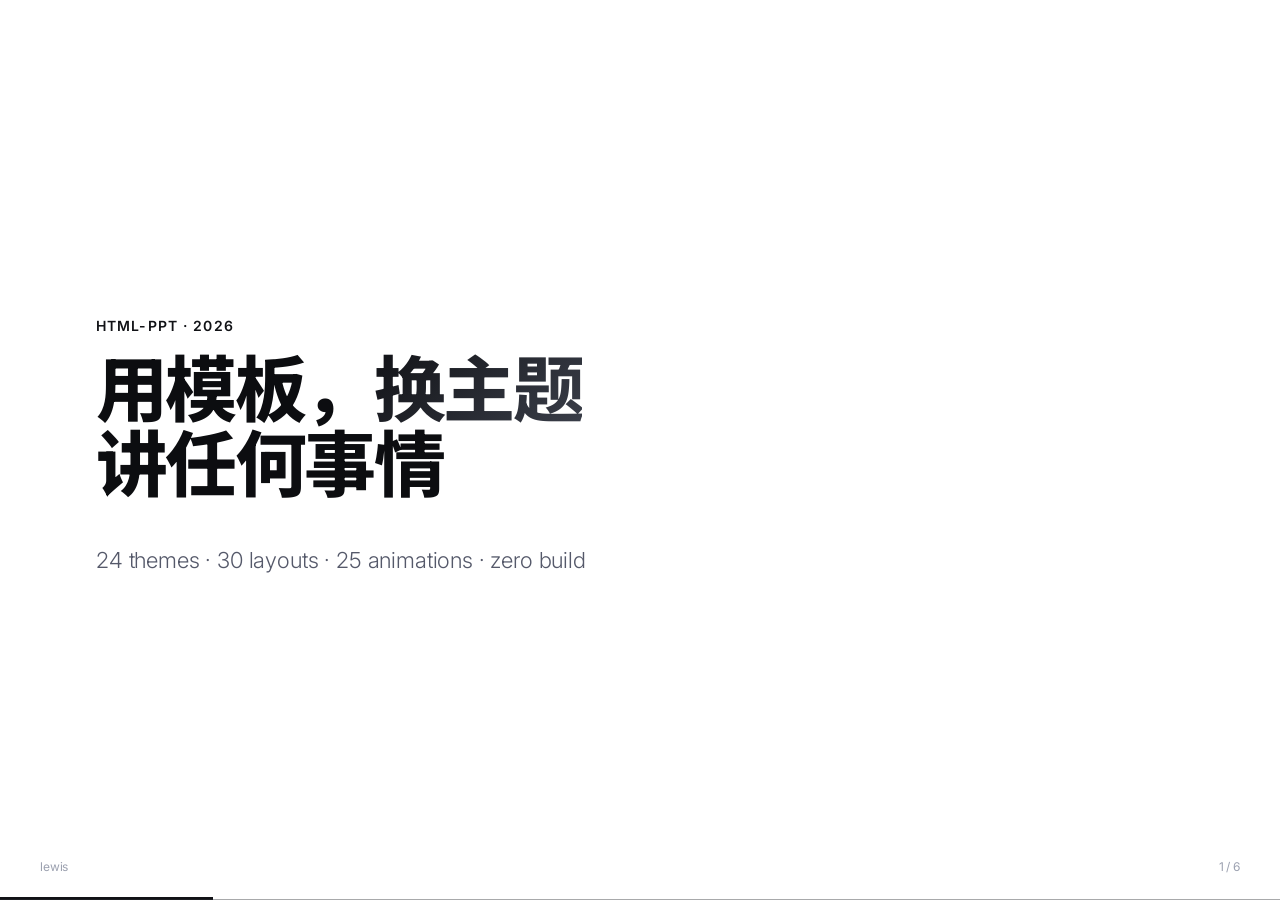
<file: examples/ganqian-peixun/index.html>
<!DOCTYPE html>
<html lang="zh-CN" data-theme="minimal-white">
<head>
<meta charset="utf-8"><meta name="viewport" content="width=device-width,initial-scale=1">
<title>html-ppt · Deck</title>
<link rel="stylesheet" href="../../assets/fonts.css">
<link rel="stylesheet" href="../../assets/base.css">
<link rel="stylesheet" id="theme-link" href="../../assets/themes/minimal-white.css">
<link rel="stylesheet" href="../../assets/animations/animations.css">
</head>
<body data-themes="minimal-white,editorial-serif,soft-pastel,arctic-cool,sunset-warm,catppuccin-mocha,tokyo-night,aurora,xiaohongshu-white,neo-brutalism" data-theme-base="../../assets/themes/">
<div class="deck">

  <!-- 1. Cover -->
  <section class="slide" data-title="Cover">
    <p class="kicker">html-ppt · 2026</p>
    <h1 class="h1 anim-fade-up" data-anim="fade-up">用模板，<span class="gradient-text">换主题</span><br>讲任何事情</h1>
    <p class="lede">24 themes · 30 layouts · 25 animations · zero build</p>
    <div class="deck-footer"><span class="dim2">lewis</span><span class="slide-number" data-current="1" data-total="6"></span></div>
    <div class="notes">这是一个最小可用的 deck。你可以复制这个文件作为新 deck 的起点。</div>
  </section>

  <!-- 2. TOC -->
  <section class="slide" data-title="目录">
    <p class="kicker">Agenda</p>
    <h2 class="h2">我们会讲三件事</h2>
    <div class="grid g3 mt-l anim-stagger-list" data-anim-target>
      <div class="card"><h4>01 · Tokens</h4><p class="dim">把颜色/字体/圆角收进 CSS 变量。</p></div>
      <div class="card"><h4>02 · Layouts</h4><p class="dim">30 种可复用单页。</p></div>
      <div class="card"><h4>03 · Runtime</h4><p class="dim">键盘驱动、按 T 换主题。</p></div>
    </div>
  </section>

  <!-- 3. Stat -->
  <section class="slide center tc" data-title="Stat">
    <div>
      <p class="kicker">Result</p>
      <div style="font-size:220px;font-weight:900;line-height:1"><span class="counter gradient-text" data-to="92">0</span><span class="gradient-text">%</span></div>
      <h3>的准备时间被省下</h3>
    </div>
  </section>

  <!-- 4. Two column -->
  <section class="slide" data-title="Tokens">
    <p class="kicker">Under the hood</p>
    <h2 class="h2">换主题 = 换一组变量</h2>
    <div class="grid g2 mt-l">
      <div class="card"><h4>语义变量</h4><p class="dim">写 <code>var(--surface)</code>，不写具体色值。</p></div>
      <div class="card"><h4>一键切换</h4><p class="dim">按 T 循环所有主题——所有 slide 同步更新。</p></div>
    </div>
  </section>

  <!-- 5. CTA -->
  <section class="slide center tc" data-title="CTA">
    <div>
      <p class="kicker">Your turn</p>
      <h1 class="h1 anim-rise-in" data-anim="rise-in">开始做你的 deck</h1>
      <p class="lede" style="margin:16px auto">按 ← → 翻页 · T 切主题 · A 切动效 · F 全屏 · O 概览 · S 备注</p>
    </div>
  </section>

  <!-- 6. Thanks -->
  <section class="slide center tc" data-title="Thanks">
    <h1 class="h1" style="font-size:160px;line-height:1"><span class="gradient-text">Thanks</span></h1>
    <p class="lede">lewis · sudolewis@gmail.com</p>
  </section>
</div>
<script src="../../assets/runtime.js"></script>
</body></html>
</file>
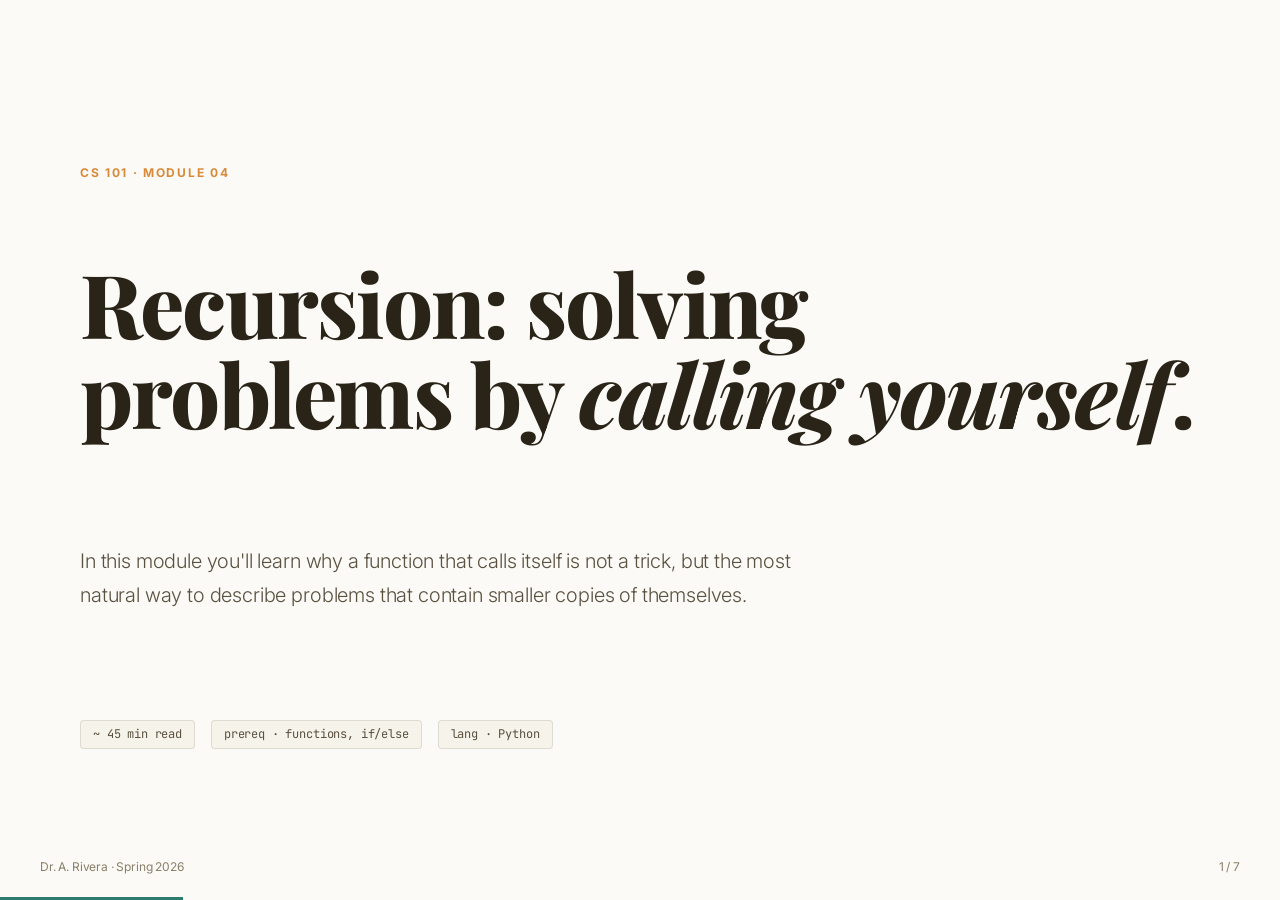
<file: templates/full-decks/course-module/index.html>
<!DOCTYPE html>
<html lang="en">
<head>
<meta charset="utf-8"><meta name="viewport" content="width=device-width,initial-scale=1">
<title>Module 04 · Recursion · CS101</title>
<link rel="stylesheet" href="../../../assets/fonts.css">
<link rel="stylesheet" href="../../../assets/base.css">
<link rel="stylesheet" href="../../../assets/animations/animations.css">
<link rel="stylesheet" href="style.css">
</head>
<body class="tpl-course-module">
<div class="deck">

  <!-- 1. Cover -->
  <section class="slide full" data-title="Cover">
    <p class="kicker">CS 101 · MODULE 04</p>
    <h1 class="h1 mt-s">Recursion: solving<br>problems by <em>calling yourself</em>.</h1>
    <p class="lede mt-l" style="max-width:62ch">In this module you'll learn why a function that calls itself is not a trick, but the most natural way to describe problems that contain smaller copies of themselves.</p>
    <div class="row mt-l" style="gap:16px">
      <span class="pill-academic">~ 45 min read</span>
      <span class="pill-academic">prereq · functions, if/else</span>
      <span class="pill-academic">lang · Python</span>
    </div>
    <div class="deck-footer"><span>Dr. A. Rivera · Spring 2026</span><span class="slide-number" data-current="1" data-total="7"></span></div>
  </section>

  <!-- 2. Objectives -->
  <section class="slide" data-title="Objectives">
    <aside class="sidebar">
      <div class="brand">CS 101 · M04</div>
      <h5>Learning objectives</h5>
      <ul class="obj-list">
        <li class="current">Define recursion</li>
        <li>Identify a base case</li>
        <li>Trace a recursive call</li>
        <li>Convert loop ↔ recursion</li>
        <li>Recognize when recursion helps</li>
      </ul>
      <h5>Module progress</h5>
      <p class="dim" style="font-size:13px">Page 2 of 7 · ~5 min in</p>
    </aside>
    <div class="main">
      <p class="kicker">OBJECTIVES</p>
      <h2 class="h2 mt-s">By the end, you will be able to…</h2>
      <div class="stack mt-l">
        <div class="concept-box"><h4>① Explain recursion in one sentence.</h4><p class="dim">"A function that solves a problem by calling itself on a smaller version of that problem."</p></div>
        <div class="concept-box"><h4>② Write a base case that always terminates.</h4><p class="dim">Every recursive function must have an exit door, or it runs forever.</p></div>
        <div class="concept-box"><h4>③ Trace a call stack on paper.</h4><p class="dim">Given <code>fact(4)</code>, draw the stack frames top-to-bottom.</p></div>
        <div class="concept-box"><h4>④ Convert a while-loop to a recursive equivalent.</h4><p class="dim">And explain when one is clearer than the other.</p></div>
      </div>
    </div>
  </section>

  <!-- 3. Concept -->
  <section class="slide" data-title="Concept">
    <aside class="sidebar">
      <div class="brand">CS 101 · M04</div>
      <h5>Learning objectives</h5>
      <ul class="obj-list">
        <li class="done">Define recursion</li>
        <li class="current">Identify a base case</li>
        <li>Trace a recursive call</li>
        <li>Convert loop ↔ recursion</li>
        <li>Recognize when recursion helps</li>
      </ul>
      <h5>Key terms</h5>
      <p class="dim" style="font-size:13px">base case · recursive case · call stack · tail call</p>
    </aside>
    <div class="main">
      <p class="kicker">CORE CONCEPT</p>
      <h2 class="h2 mt-s">Two parts, always.</h2>
      <p class="lede mt-m">A recursive function has exactly two things inside it: a <b>base case</b> (when to stop) and a <b>recursive case</b> (how to shrink the problem before calling yourself).</p>
      <div class="callout">
        <b>Rule of thumb.</b> If you can't name the base case out loud, don't write the recursion yet. Draw it on paper first.
      </div>
      <div class="grid g2 mt-l">
        <div class="concept-box"><h4>Base case</h4><p class="dim">The smallest possible input — one the function answers directly, without calling itself.</p><p class="pill-academic">e.g. <b>n == 0</b></p></div>
        <div class="concept-box"><h4>Recursive case</h4><p class="dim">Every other input — delegate to a smaller version of the same problem.</p><p class="pill-academic">e.g. <b>n × fact(n-1)</b></p></div>
      </div>
    </div>
  </section>

  <!-- 4. Example -->
  <section class="slide" data-title="Example">
    <aside class="sidebar">
      <div class="brand">CS 101 · M04</div>
      <h5>Learning objectives</h5>
      <ul class="obj-list">
        <li class="done">Define recursion</li>
        <li class="done">Identify a base case</li>
        <li class="current">Trace a recursive call</li>
        <li>Convert loop ↔ recursion</li>
        <li>Recognize when recursion helps</li>
      </ul>
      <h5>Try it yourself</h5>
      <p class="dim" style="font-size:13px">Open repl.it and run the code on the right. Then try <code>fact(10)</code>.</p>
    </aside>
    <div class="main">
      <p class="kicker">WORKED EXAMPLE</p>
      <h2 class="h2 mt-s">Factorial, 7 lines.</h2>
      <div class="code mt-m"><pre style="margin:0"><span class="cmt"># fact(n) = n × (n-1) × … × 1,  and fact(0) = 1</span>
<span class="kw">def</span> fact(n):
    <span class="kw">if</span> n == <span class="str">0</span>:          <span class="cmt"># base case</span>
        <span class="kw">return</span> <span class="str">1</span>
    <span class="kw">return</span> n * fact(n - <span class="str">1</span>)   <span class="cmt"># recursive case</span>

<span class="kw">print</span>(fact(<span class="str">4</span>))   <span class="cmt"># → 24</span></pre></div>
      <div class="callout">
        <b>Trace fact(4).</b> 4 × fact(3) → 4 × (3 × fact(2)) → 4 × 3 × (2 × fact(1)) → 4 × 3 × 2 × 1 × fact(0) → 4 × 3 × 2 × 1 × 1 = <b>24</b>.
      </div>
    </div>
  </section>

  <!-- 5. Exercise -->
  <section class="slide" data-title="Exercise">
    <aside class="sidebar">
      <div class="brand">CS 101 · M04</div>
      <h5>Learning objectives</h5>
      <ul class="obj-list">
        <li class="done">Define recursion</li>
        <li class="done">Identify a base case</li>
        <li class="done">Trace a recursive call</li>
        <li class="current">Convert loop ↔ recursion</li>
        <li>Recognize when recursion helps</li>
      </ul>
      <h5>Time</h5>
      <p class="dim" style="font-size:13px">~10 minutes · solo</p>
    </aside>
    <div class="main">
      <p class="kicker">EXERCISE 4.1</p>
      <h2 class="h2 mt-s">Write <em>sum_to(n)</em>.</h2>
      <p class="lede mt-m">Return <code>1 + 2 + … + n</code> using recursion — no loops allowed.</p>
      <div class="exercise mt-l">
        <p style="margin:0;font-size:18px;color:var(--text-1)"><b>Your task</b></p>
        <ol style="color:var(--text-2);line-height:1.8;margin:10px 0 0">
          <li>Write the base case. What does <code>sum_to(0)</code> return?</li>
          <li>Write the recursive case in terms of <code>sum_to(n - 1)</code>.</li>
          <li>Test it: <code>sum_to(5) == 15</code>, <code>sum_to(10) == 55</code>.</li>
          <li>Bonus: what happens if you call <code>sum_to(-3)</code>? Fix it.</li>
        </ol>
      </div>
      <p class="dim mt-m" style="font-size:14px">Stuck? Remember: a base case is the smallest input you already know the answer to.</p>
    </div>
  </section>

  <!-- 6. Check understanding -->
  <section class="slide" data-title="Check">
    <aside class="sidebar">
      <div class="brand">CS 101 · M04</div>
      <h5>Learning objectives</h5>
      <ul class="obj-list">
        <li class="done">Define recursion</li>
        <li class="done">Identify a base case</li>
        <li class="done">Trace a recursive call</li>
        <li class="done">Convert loop ↔ recursion</li>
        <li class="current">Recognize when recursion helps</li>
      </ul>
      <h5>Self-assess</h5>
      <p class="dim" style="font-size:13px">You should get 3/3.</p>
    </aside>
    <div class="main">
      <p class="kicker">CHECK YOUR UNDERSTANDING</p>
      <h2 class="h2 mt-s">Which function will recurse forever?</h2>
      <div class="mt-l">
        <div class="mcq"><div class="letter">A</div><div><b>def f(n): return 1 if n == 0 else n * f(n - 1)</b><p class="dim" style="font-size:13px;margin:4px 0 0">Base case <code>n == 0</code>, shrinks toward it. Terminates.</p></div></div>
        <div class="mcq correct"><div class="letter">B</div><div><b>def f(n): return n + f(n + 1)</b><p class="dim" style="font-size:13px;margin:4px 0 0"><b style="color:var(--accent)">✓ Correct.</b> No base case, and <code>n</code> grows — infinite recursion.</p></div></div>
        <div class="mcq"><div class="letter">C</div><div><b>def f(n): return n if n &lt; 2 else f(n - 1) + f(n - 2)</b><p class="dim" style="font-size:13px;margin:4px 0 0">Classic Fibonacci. Base case on <code>n &lt; 2</code>. Terminates.</p></div></div>
      </div>
    </div>
  </section>

  <!-- 7. Summary -->
  <section class="slide full" data-title="Summary">
    <p class="kicker">SUMMARY · MODULE 04</p>
    <h1 class="h1 mt-s">You can now…</h1>
    <div class="grid g2 mt-l">
      <div class="concept-box"><h4>✓ Define recursion</h4><p class="dim">A function that calls itself on a smaller input.</p></div>
      <div class="concept-box"><h4>✓ Write a safe base case</h4><p class="dim">Every recursion needs an exit door.</p></div>
      <div class="concept-box"><h4>✓ Trace a call stack</h4><p class="dim">You can unwind <code>fact(4)</code> by hand.</p></div>
      <div class="concept-box"><h4>✓ Judge when to use it</h4><p class="dim">Trees and self-similar problems → recursion. Flat iteration → loop.</p></div>
    </div>
    <div class="callout mt-l">
      <b>Up next · Module 05.</b> Divide &amp; conquer: merge sort. We'll use everything you just learned — but on lists, not numbers.
    </div>
  </section>

</div>
<script src="../../../assets/runtime.js"></script>
</body></html>
</file>
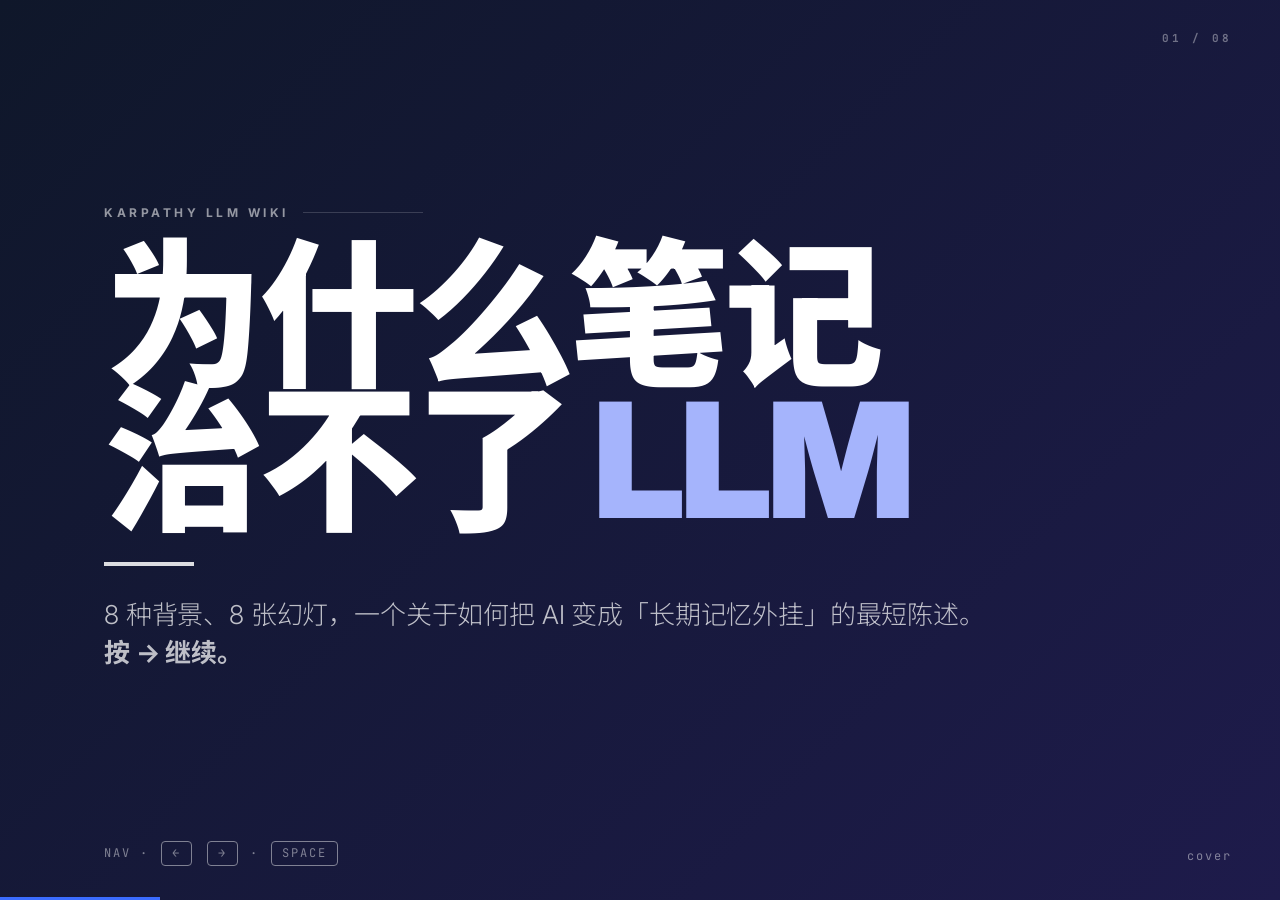
<file: templates/full-decks/dir-key-nav-minimal/index.html>
<!DOCTYPE html>
<html lang="zh-CN">
<head>
<meta charset="UTF-8">
<meta name="viewport" content="width=device-width, initial-scale=1">
<title>Dir-Key Nav Minimal</title>
<link rel="stylesheet" href="../../../assets/fonts.css">
<link rel="stylesheet" href="../../../assets/base.css">
<link rel="stylesheet" href="style.css">
</head>
<body class="tpl-dir-key-nav-minimal">
<div class="deck">

  <!-- 1. COVER · indigo -->
  <section class="slide t-indigo is-active">
    <div class="dk-snum">01 / 08</div>
    <div style="margin:auto 0">
      <div class="dk-eyebrow">Karpathy LLM Wiki</div>
      <h1 class="dk-h0">为什么笔记<br>治不了 <span class="dk-accent">LLM</span></h1>
      <span class="dk-line"></span>
      <p class="dk-lede">8 种背景、8 张幻灯，一个关于如何把 AI 变成「长期记忆外挂」的最短陈述。<strong>按 → 继续。</strong></p>
    </div>
    <div class="dk-keyhint">nav · <kbd>←</kbd> <kbd>→</kbd> · <kbd>space</kbd></div>
    <div class="dk-page">cover</div>
  </section>

  <!-- 2. SECTION · cream -->
  <section class="slide t-cream">
    <div class="dk-snum">02 / 08</div>
    <div style="margin:auto 0">
      <div class="dk-eyebrow">Chapter 01</div>
      <h1 class="dk-h0">The <span class="dk-accent">Problem</span>.</h1>
      <span class="dk-line"></span>
      <p class="dk-lede">Token 上限是一个物理事实。你每次和 LLM 说话，它都是一个失忆症患者。</p>
    </div>
    <div class="dk-keyhint">chapter · 01 / 04</div>
    <div class="dk-page">section</div>
  </section>

  <!-- 3. CONTENT · crimson -->
  <section class="slide t-crimson">
    <div class="dk-snum">03 / 08</div>
    <div style="margin:auto 0">
      <div class="dk-eyebrow">Symptoms</div>
      <h2 class="dk-h1">四种你已经<br>受够的<br><span class="dk-accent">遗忘</span>。</h2>
      <ul class="dk-list">
        <li>昨天聊过的项目，今天重新解释一遍</li>
        <li>上下文窗口一到，它开始「编造记忆」</li>
        <li>不同 session 之间毫无关联，就像第一次见</li>
        <li>你的真正偏好从未被记住，每次都要 re-prompt</li>
      </ul>
    </div>
    <div class="dk-keyhint">content · list</div>
    <div class="dk-page">03</div>
  </section>

  <!-- 4. CONTENT · emerald -->
  <section class="slide t-emerald">
    <div class="dk-snum">04 / 08</div>
    <div style="margin:auto 0">
      <div class="dk-eyebrow">The Fix</div>
      <h2 class="dk-h1">答案不是<br><span class="dk-accent">更大</span> 的窗口。</h2>
      <p class="dk-lede" style="margin-top:10px">而是：把你的知识、偏好、历史都<strong>写进文件系统</strong>。<br>让 LLM 每次对话前，先去读那个系统。</p>
      <div class="dk-grid-2">
        <div class="dk-col"><h3>× 窗口 stuffing</h3><p>把所有东西塞 prompt，贵、慢、最终溢出。</p></div>
        <div class="dk-col"><h3>✓ 文件 + 检索</h3><p>按需加载，永远不溢出，结构化可 diff。</p></div>
      </div>
    </div>
    <div class="dk-keyhint">content · compare</div>
    <div class="dk-page">04</div>
  </section>

  <!-- 5. CODE · slate -->
  <section class="slide t-slate">
    <div class="dk-snum">05 / 08</div>
    <div style="margin:auto 0">
      <div class="dk-eyebrow">Minimal Setup</div>
      <h2 class="dk-h2"><span class="dk-accent">4 行</span> YAML<br>就能开始。</h2>
      <pre class="dk-code">memory:
  root: ~/.llm-wiki
  format: markdown
  retrieval: hybrid  # embedding + bm25</pre>
      <p class="dk-lede" style="margin-top:16px;font-size:20px">你现在拥有一个会随时间增长的 <strong>第二大脑</strong>。每次对话它都会被读、被更新。</p>
    </div>
    <div class="dk-keyhint">content · code</div>
    <div class="dk-page">05</div>
  </section>

  <!-- 6. CHART · violet — big number with bar -->
  <section class="slide t-violet">
    <div class="dk-snum">06 / 08</div>
    <div style="margin:auto 0">
      <div class="dk-eyebrow">30-day result</div>
      <div class="dk-big dk-accent">87%</div>
      <p class="dk-lede" style="margin-top:14px;font-size:26px">的 re-explain 被消除。平均每次对话节省 <strong>4.2 分钟</strong> 的 re-context。</p>
      <svg viewBox="0 0 900 80" style="width:100%;max-width:900px;margin-top:30px">
        <rect x="0" y="30" width="900" height="22" rx="11" fill="rgba(255,255,255,.12)"/>
        <rect x="0" y="30" width="783" height="22" rx="11" fill="#c4b5fd"/>
        <text x="792" y="47" font-family="JetBrains Mono" font-size="16" fill="#c4b5fd" font-weight="700">87%</text>
      </svg>
    </div>
    <div class="dk-keyhint">chart · big-num</div>
    <div class="dk-page">06</div>
  </section>

  <!-- 7. CTA · white -->
  <section class="slide t-white">
    <div class="dk-snum">07 / 08</div>
    <div style="margin:auto 0">
      <div class="dk-eyebrow">Start tonight</div>
      <h2 class="dk-h1">开始<br>你的 <span class="dk-accent">wiki</span>。</h2>
      <span class="dk-line"></span>
      <p class="dk-lede">不是装又一个插件。是决定：从今晚起，<strong>你的所有 AI 对话都要有一个共同的 vault</strong>。</p>
      <pre class="dk-code" style="font-size:18px">$ mkdir ~/llm-wiki && cd ~/llm-wiki
$ git init
$ echo "# my brain" > README.md</pre>
    </div>
    <div class="dk-keyhint">cta · three-commands</div>
    <div class="dk-page">07</div>
  </section>

  <!-- 8. THANKS · charcoal -->
  <section class="slide t-charcoal">
    <div class="dk-snum">08 / 08</div>
    <div style="margin:auto 0">
      <div class="dk-eyebrow">End · thanks for staying</div>
      <h1 class="dk-h0"><span class="dk-accent">謝謝</span>。</h1>
      <span class="dk-line"></span>
      <p class="dk-lede">Karpathy 的原始 thread + 我的 vault 结构都在 <strong>github.com/lewis/llm-wiki</strong>。欢迎按 ← 再看一遍。</p>
    </div>
    <div class="dk-keyhint">press <kbd>←</kbd> to rewind · <kbd>F</kbd> for fullscreen</div>
    <div class="dk-page">fin</div>
  </section>

</div>
<script src="../../../assets/runtime.js"></script>
</body>
</html>
</file>
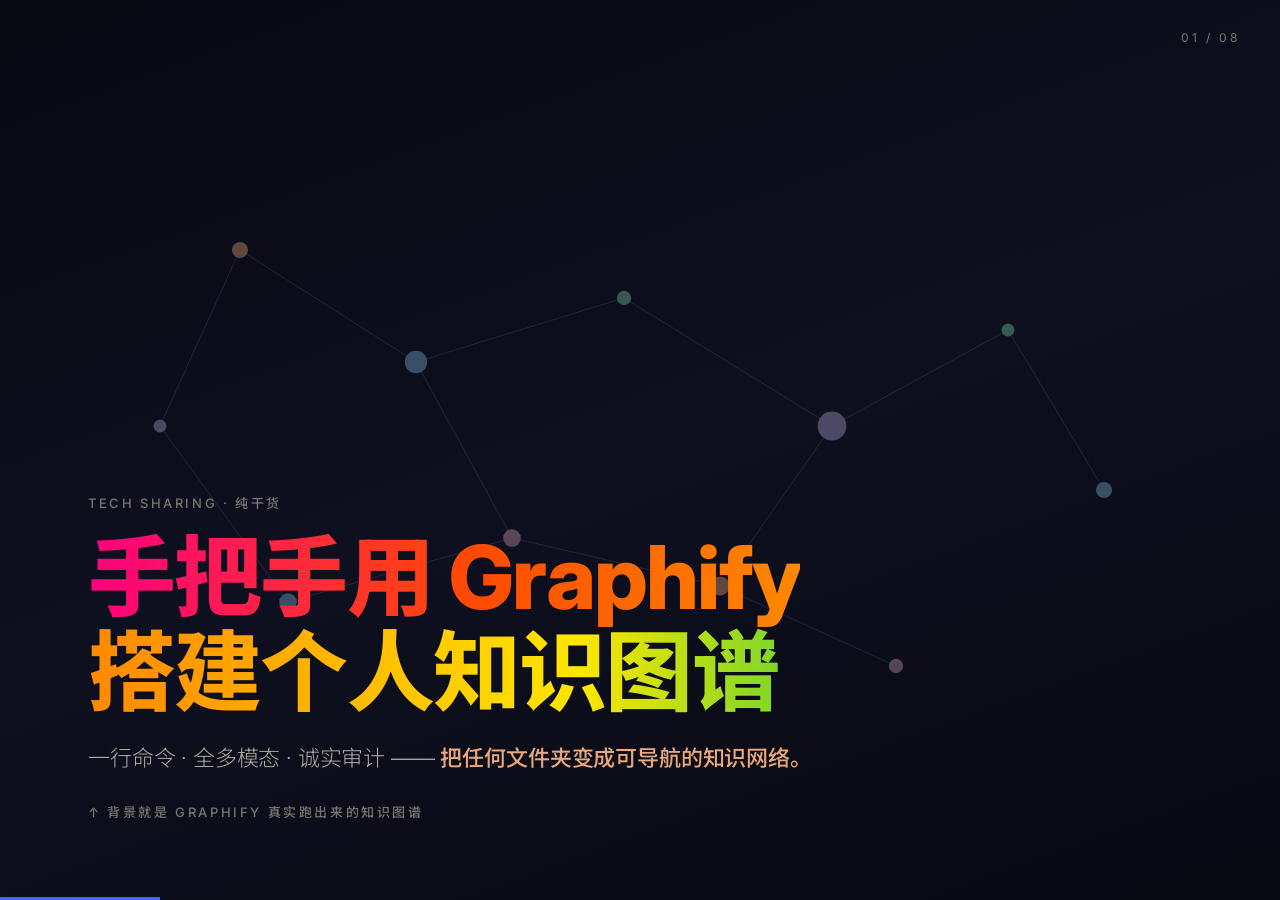
<file: templates/full-decks/graphify-dark-graph/index.html>
<!DOCTYPE html>
<html lang="zh-CN">
<head>
<meta charset="UTF-8">
<meta name="viewport" content="width=device-width, initial-scale=1">
<title>Graphify Dark Graph</title>
<link rel="stylesheet" href="../../../assets/fonts.css">
<link rel="stylesheet" href="../../../assets/base.css">
<link rel="stylesheet" href="style.css">
</head>
<body class="tpl-graphify-dark-graph">
<div class="deck">

  <!-- 1. COVER -->
  <section class="slide is-active">
    <div class="gd-ambient"><div class="gd-orb gd-orb-1"></div><div class="gd-orb gd-orb-2"></div><div class="gd-orb gd-orb-3"></div></div>
    <!-- live force-directed graph bg -->
    <svg viewBox="0 0 1600 900" style="position:absolute;inset:0;width:100%;height:100%;opacity:.38;z-index:1" xmlns="http://www.w3.org/2000/svg">
      <g stroke="#7eb8da" stroke-width="1" stroke-opacity=".5" fill="none">
        <line x1="300" y1="200" x2="520" y2="340"/>
        <line x1="520" y1="340" x2="780" y2="260"/>
        <line x1="780" y1="260" x2="1040" y2="420"/>
        <line x1="520" y1="340" x2="640" y2="560"/>
        <line x1="640" y1="560" x2="900" y2="620"/>
        <line x1="900" y1="620" x2="1040" y2="420"/>
        <line x1="1040" y1="420" x2="1260" y2="300"/>
        <line x1="1260" y1="300" x2="1380" y2="500"/>
        <line x1="900" y1="620" x2="1120" y2="720"/>
        <line x1="300" y1="200" x2="200" y2="420"/>
        <line x1="200" y1="420" x2="360" y2="640"/>
        <line x1="360" y1="640" x2="640" y2="560"/>
      </g>
      <g>
        <circle cx="300" cy="200" r="10" fill="#e8a87c"/>
        <circle cx="520" cy="340" r="14" fill="#7eb8da"/>
        <circle cx="780" cy="260" r="9" fill="#7ed3a4"/>
        <circle cx="1040" cy="420" r="18" fill="#b8a4d6"/>
        <circle cx="640" cy="560" r="11" fill="#d4a0b9"/>
        <circle cx="900" cy="620" r="12" fill="#e8a87c"/>
        <circle cx="1260" cy="300" r="8" fill="#7ed3a4"/>
        <circle cx="1380" cy="500" r="10" fill="#7eb8da"/>
        <circle cx="1120" cy="720" r="9" fill="#d4a0b9"/>
        <circle cx="200" cy="420" r="8" fill="#b8a4d6"/>
        <circle cx="360" cy="640" r="11" fill="#7eb8da"/>
      </g>
    </svg>
    <div class="gd-snum">01 / 08</div>
    <div style="margin-top:auto">
      <p class="gd-eyebrow">Tech Sharing · 纯干货</p>
      <h1 class="gd-h1" style="font-size:88px"><span class="gd-rainbow">手把手用 Graphify<br>搭建个人知识图谱</span></h1>
      <p class="gd-lede" style="margin-top:20px">一行命令 · 全多模态 · 诚实审计 —— <span class="gd-accent">把任何文件夹变成可导航的知识网络。</span></p>
      <p class="gd-eyebrow" style="margin-top:26px">↑ 背景就是 Graphify 真实跑出来的知识图谱</p>
    </div>
  </section>

  <!-- 2. SECTION DIVIDER -->
  <section class="slide">
    <div class="gd-ambient"><div class="gd-orb gd-orb-1"></div><div class="gd-orb gd-orb-2"></div></div>
    <div class="gd-snum">02 / 08</div>
    <div style="margin:auto 0">
      <div class="gd-eyebrow">Part 01</div>
      <h1 class="gd-h1" style="font-size:120px">Why <span class="gd-grad">Graph</span>?</h1>
      <p class="gd-lede">folder → tree → graph，人类认知的下一步</p>
    </div>
  </section>

  <!-- 3. CONTENT — plugin grid -->
  <section class="slide">
    <div class="gd-ambient"><div class="gd-orb gd-orb-2"></div><div class="gd-orb gd-orb-3"></div></div>
    <div class="gd-snum">03 / 08</div>
    <p class="gd-eyebrow">Feature Map</p>
    <h2 class="gd-h2">一个工具，<span class="gd-grad">四件事</span></h2>
    <div class="gd-grid-4">
      <div class="gd-glass gd-glass-warm"><div style="font-size:30px">📂</div><h4 style="margin:10px 0 6px">Folder Ingest</h4><p class="gd-dim" style="font-size:13px;line-height:1.55">递归扫描任意路径，支持 md / pdf / 代码 / 图片</p></div>
      <div class="gd-glass gd-glass-blue"><div style="font-size:30px">🧠</div><h4 style="margin:10px 0 6px">Entity Extract</h4><p class="gd-dim" style="font-size:13px;line-height:1.55">用 LLM 抽概念、人物、事件、关系</p></div>
      <div class="gd-glass gd-glass-green"><div style="font-size:30px">🕸️</div><h4 style="margin:10px 0 6px">Force Graph</h4><p class="gd-dim" style="font-size:13px;line-height:1.55">D3 力导向，点击即跳转原文</p></div>
      <div class="gd-glass"><div style="font-size:30px">🔍</div><h4 style="margin:10px 0 6px">Audit Trail</h4><p class="gd-dim" style="font-size:13px;line-height:1.55">每条边都能追溯到 source span</p></div>
    </div>
    <div class="gd-glass gd-glass-warm" style="margin-top:24px"><p style="font-size:18px;line-height:1.6">它不是「又一个 RAG」—— 它是 <span class="gd-accent">把检索结果画出来，让你一眼就知道信息长什么样</span>。</p></div>
  </section>

  <!-- 4. CODE -->
  <section class="slide">
    <div class="gd-ambient"><div class="gd-orb gd-orb-1"></div></div>
    <div class="gd-snum">04 / 08</div>
    <p class="gd-eyebrow">One command</p>
    <h2 class="gd-h2">从 0 到图谱，<span class="gd-grad">大概 90 秒</span></h2>
    <p class="gd-cmd" style="margin:16px 0 22px">$ graphify ~/notes --out ./graph</p>
    <pre class="gd-codebox"><span class="cm"># graphify.config.yaml</span>
<span class="kw">ingest</span>:
  paths: [<span class="st">~/notes</span>, <span class="st">~/code/docs</span>]
  include: [<span class="st">"*.md"</span>, <span class="st">"*.pdf"</span>, <span class="st">"*.py"</span>]

<span class="kw">extract</span>:
  model: <span class="st">claude-opus-4-6</span>
  schema: [<span class="st">concept</span>, <span class="st">person</span>, <span class="st">event</span>, <span class="st">relation</span>]

<span class="kw">render</span>:
  engine: <span class="st">d3-force</span>
  audit: <span class="fn">true</span>     <span class="cm"># 每条边带 source span</span></pre>
  </section>

  <!-- 5. CHART — race diagram -->
  <section class="slide">
    <div class="gd-ambient"><div class="gd-orb gd-orb-3"></div></div>
    <div class="gd-snum">05 / 08</div>
    <p class="gd-eyebrow">Efficiency Race</p>
    <h2 class="gd-h2">没有知识库 vs 有知识库</h2>
    <div style="max-width:900px;margin-top:30px">
      <div style="display:flex;align-items:center;gap:16px;margin-bottom:20px">
        <div style="width:110px;text-align:right;font-weight:700;color:var(--gd-danger)">没有<br>知识库</div>
        <div style="flex:1;position:relative;height:70px;background:rgba(224,112,112,.06);border:1px solid rgba(224,112,112,.2);border-radius:16px">
          <div style="position:absolute;left:16px;top:50%;transform:translateY(-50%);font-size:32px">🛵</div>
          <div style="position:absolute;left:72px;top:50%;transform:translateY(-50%);color:var(--gd-danger);font-size:14px">反复喂信息…整理…又忘了…</div>
        </div>
      </div>
      <div style="display:flex;align-items:center;gap:16px">
        <div style="width:110px;text-align:right;font-weight:700;color:var(--gd-green)">有<br>知识库</div>
        <div style="flex:1;position:relative;height:70px;background:rgba(126,211,164,.06);border:1px solid rgba(126,211,164,.25);border-radius:16px">
          <div style="position:absolute;right:16px;top:50%;transform:translateY(-50%);font-size:32px">🏎️</div>
          <div style="position:absolute;right:72px;top:50%;transform:translateY(-50%);color:var(--gd-green);font-size:14px">AI 自己找 → 确认 → 干活!</div>
        </div>
      </div>
    </div>
    <div class="gd-grid-3" style="margin-top:36px">
      <div class="gd-glass gd-glass-warm"><div class="gd-big gd-grad">5×</div><p class="gd-dim" style="margin-top:6px">速度提升</p></div>
      <div class="gd-glass gd-glass-green"><div class="gd-big gd-grad">-80%</div><p class="gd-dim" style="margin-top:6px">重复喂信息</p></div>
      <div class="gd-glass gd-glass-blue"><div class="gd-big gd-grad">∞</div><p class="gd-dim" style="margin-top:6px">记忆持久化</p></div>
    </div>
  </section>

  <!-- 6. PIPELINE -->
  <section class="slide">
    <div class="gd-ambient"><div class="gd-orb gd-orb-2"></div></div>
    <div class="gd-snum">06 / 08</div>
    <p class="gd-eyebrow">Pipeline</p>
    <h2 class="gd-h2">端到端 <span class="gd-grad">4 步走</span></h2>
    <div style="display:flex;align-items:center;justify-content:center;gap:8px;margin-top:36px">
      <div class="gd-glass" style="flex:1;text-align:center"><div style="font-size:34px">📂</div><div style="font-weight:600;margin-top:8px">Scan</div><div class="gd-dim" style="font-size:13px">递归读文件</div></div>
      <div style="color:var(--gd-text3);font-size:24px">→</div>
      <div class="gd-glass gd-glass-blue" style="flex:1;text-align:center"><div style="font-size:34px">🔬</div><div style="font-weight:600;margin-top:8px">Extract</div><div class="gd-dim" style="font-size:13px">LLM 抽实体</div></div>
      <div style="color:var(--gd-text3);font-size:24px">→</div>
      <div class="gd-glass gd-glass-green" style="flex:1;text-align:center"><div style="font-size:34px">🕸️</div><div style="font-weight:600;margin-top:8px">Build</div><div class="gd-dim" style="font-size:13px">构图 + 去重</div></div>
      <div style="color:var(--gd-text3);font-size:24px">→</div>
      <div class="gd-glass gd-glass-warm" style="flex:1;text-align:center"><div style="font-size:34px">🎨</div><div style="font-weight:600;margin-top:8px">Render</div><div class="gd-dim" style="font-size:13px">D3 交互图</div></div>
    </div>
    <div class="gd-glass" style="margin-top:32px"><p style="font-size:16px;line-height:1.6;color:var(--gd-text2)">每一步都有 audit log：你永远知道某个节点为什么存在、它来自哪个文件的哪一行。</p></div>
  </section>

  <!-- 7. CTA -->
  <section class="slide">
    <div class="gd-ambient"><div class="gd-orb gd-orb-1"></div><div class="gd-orb gd-orb-3"></div></div>
    <div class="gd-snum">07 / 08</div>
    <p class="gd-eyebrow">Try it tonight</p>
    <h2 class="gd-h1" style="font-size:80px">Graphify <span class="gd-grad">your folders</span></h2>
    <p class="gd-cmd" style="margin-top:22px">$ npm i -g @lewis/graphify</p>
    <p class="gd-cmd" style="margin-top:10px;color:var(--gd-warm);text-shadow:0 0 30px rgba(232,168,124,.45)">$ graphify ~/obsidian-vault</p>
    <div style="margin-top:32px">
      <span class="gd-tag">#knowledge-graph</span>
      <span class="gd-tag">#open-source</span>
      <span class="gd-tag">#claude-agent</span>
      <span class="gd-tag">#obsidian</span>
      <span class="gd-tag">#d3-force</span>
    </div>
  </section>

  <!-- 8. THANKS -->
  <section class="slide">
    <div class="gd-ambient"><div class="gd-orb gd-orb-2"></div></div>
    <div class="gd-snum">08 / 08</div>
    <div style="margin:auto 0;text-align:center">
      <div class="gd-big gd-rainbow" style="font-size:180px">Thanks.</div>
      <p class="gd-lede" style="margin:28px auto 0">github.com/lewis/graphify · 欢迎 star / issue / PR</p>
    </div>
  </section>

</div>
<script src="../../../assets/runtime.js"></script>
</body>
</html>
</file>
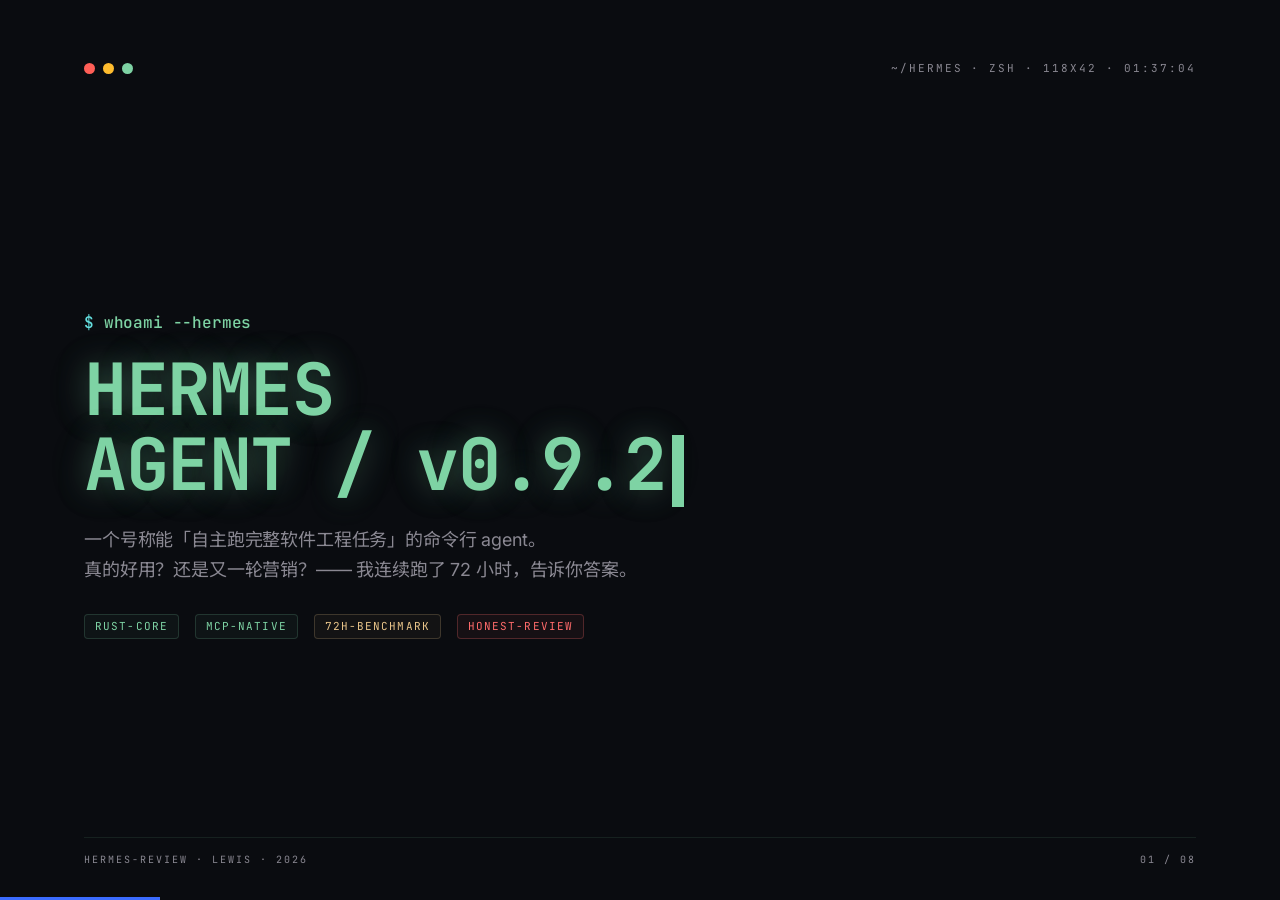
<file: templates/full-decks/hermes-cyber-terminal/index.html>
<!DOCTYPE html>
<html lang="zh-CN">
<head>
<meta charset="UTF-8">
<meta name="viewport" content="width=device-width, initial-scale=1">
<title>Hermes Cyber Terminal</title>
<link rel="stylesheet" href="../../../assets/fonts.css">
<link rel="stylesheet" href="../../../assets/base.css">
<link rel="stylesheet" href="style.css">
</head>
<body class="tpl-hermes-cyber-terminal">
<div class="deck">

  <!-- 1. COVER -->
  <section class="slide is-active">
    <div class="hc-grid"></div>
    <div class="hc-vignette"></div>
    <div class="hc-scanlines"></div>
    <div class="hc-chrome"><div class="dots"><span></span><span></span><span></span></div><div>~/hermes · zsh · 118x42 · 01:37:04</div></div>
    <div style="margin:auto 0">
      <p class="hc-prompt">whoami --hermes</p>
      <h1 class="hc-h1">HERMES<br>AGENT / v0.9.2<span class="hc-cursor"></span></h1>
      <p class="hc-lede">一个号称能「自主跑完整软件工程任务」的命令行 agent。<br>真的好用？还是又一轮营销？—— 我连续跑了 72 小时，告诉你答案。</p>
      <div style="margin-top:26px">
        <span class="hc-tag">rust-core</span>
        <span class="hc-tag">mcp-native</span>
        <span class="hc-tag amber">72h-benchmark</span>
        <span class="hc-tag red">honest-review</span>
      </div>
    </div>
    <div class="hc-footer"><span>hermes-review · lewis · 2026</span><span>01 / 08</span></div>
  </section>

  <!-- 2. SECTION DIVIDER -->
  <section class="slide">
    <div class="hc-grid"></div>
    <div class="hc-scanlines"></div>
    <div class="hc-chrome"><div class="dots"><span></span><span></span><span></span></div><div>section · 01/04</div></div>
    <div style="margin:auto 0">
      <p class="hc-prompt">cat chapter_01.md</p>
      <h1 class="hc-h1" style="font-size:110px">// Setup</h1>
      <p class="hc-lede">从 <code style="color:var(--hc-amber)">brew install hermes</code> 到第一次 prompt —— 一共 4 分 22 秒。</p>
    </div>
    <div class="hc-footer"><span>section · setup</span><span>02 / 08</span></div>
  </section>

  <!-- 3. CONTENT — spec cards -->
  <section class="slide">
    <div class="hc-grid"></div>
    <div class="hc-scanlines"></div>
    <div class="hc-chrome"><div class="dots"><span></span><span></span><span></span></div><div>benchmark · cold-start</div></div>
    <h2 class="hc-h2">开箱数据</h2>
    <p class="hc-lede">cold start → first-successful-task 三次平均</p>
    <div class="hc-grid-3">
      <div class="hc-card"><div class="lbl">install time</div><div class="val">42s</div><div class="desc">单 binary，无 docker，无 python env。</div></div>
      <div class="hc-card"><div class="lbl">first token</div><div class="val">1.8s</div><div class="desc">接入 claude-opus-4-6，无预热。</div></div>
      <div class="hc-card"><div class="lbl">first PR merged</div><div class="val">4m22s</div><div class="desc">跑的是 fix-a-typo 级别的低难度任务。</div></div>
    </div>
    <div class="hc-grid-2">
      <div class="hc-card"><div class="lbl">// verdict +</div><div class="val" style="color:var(--hc-green);font-size:18px">冷启动是真的快</div><div class="desc">和 OpenClaw 的 docker + pip 流程比，快不止一个数量级。</div></div>
      <div class="hc-card"><div class="lbl">// verdict -</div><div class="val" style="color:var(--hc-red);font-size:18px">MCP 服务器配置不够友好</div><div class="desc">env 变量需要手动塞进 ~/.hermes/env，文档几乎没写。</div></div>
    </div>
    <div class="hc-footer"><span>data · verified 3 runs</span><span>03 / 08</span></div>
  </section>

  <!-- 4. CODE -->
  <section class="slide">
    <div class="hc-grid"></div>
    <div class="hc-scanlines"></div>
    <div class="hc-chrome"><div class="dots"><span></span><span></span><span></span></div><div>trace · hermes run</div></div>
    <p class="hc-prompt">hermes run "refactor auth module to use pkce"</p>
    <h3 class="hc-h3" style="margin-top:12px">↓ 真实 trace (节选)</h3>
    <pre class="hc-codebox" style="margin-top:10px"><span class="cm"># hermes v0.9.2 · session 42a1</span>
[<span class="fn">plan</span>]    <span class="st">"分析 src/auth/*.ts → 找 oauth flow → 抽成 pkce"</span>
[<span class="fn">read</span>]    src/auth/oauth.ts       <span class="cm">// 214 lines</span>
[<span class="fn">read</span>]    src/auth/token.ts       <span class="cm">// 88 lines</span>
[<span class="kw">think</span>]   <span class="st">"发现 implicit flow，改为 code+pkce，需新 state param"</span>
[<span class="fn">edit</span>]    src/auth/oauth.ts       <span class="hl">+43 -17</span>
[<span class="fn">edit</span>]    src/auth/token.ts       <span class="hl">+12 -4</span>
[<span class="fn">test</span>]    pnpm vitest auth        <span class="st">PASS 18/18</span>
[<span class="fn">commit</span>]  <span class="var">"feat(auth): migrate to oauth2 code+pkce"</span>
[<span class="fn">push</span>]    origin feat/pkce-auth   <span class="st">ok</span>

<span class="cm"># 总耗时 3m 14s · 14k tokens · $0.21</span></pre>
    <div class="hc-footer"><span>trace · live</span><span>04 / 08</span></div>
  </section>

  <!-- 5. CHART -->
  <section class="slide">
    <div class="hc-grid"></div>
    <div class="hc-scanlines"></div>
    <div class="hc-chrome"><div class="dots"><span></span><span></span><span></span></div><div>benchmark · hermes vs openclaw</div></div>
    <h2 class="hc-h2">72 小时对比</h2>
    <p class="hc-lede">同一组 48 个 GitHub issue，两个 agent 各跑一遍</p>
    <svg viewBox="0 0 1000 380" style="width:100%;max-width:1040px;margin-top:24px" xmlns="http://www.w3.org/2000/svg">
      <g font-family="JetBrains Mono, monospace" font-size="13" fill="#8a8892">
        <!-- axis -->
        <line x1="80" y1="40" x2="80" y2="320" stroke="rgba(126,211,164,.2)"/>
        <line x1="80" y1="320" x2="960" y2="320" stroke="rgba(126,211,164,.2)"/>
        <!-- y labels -->
        <text x="70" y="46" text-anchor="end">100%</text>
        <text x="70" y="116" text-anchor="end">75%</text>
        <text x="70" y="186" text-anchor="end">50%</text>
        <text x="70" y="256" text-anchor="end">25%</text>
        <text x="70" y="324" text-anchor="end">0</text>
        <!-- bars: hermes -->
        <g>
          <rect x="130" y="80"  width="80" height="240" fill="rgba(126,211,164,.15)" stroke="#7ed3a4" stroke-width="1.5"/>
          <text x="170" y="76" text-anchor="middle" fill="#7ed3a4" font-weight="700">82%</text>
          <text x="170" y="345" text-anchor="middle">resolved</text>
          <rect x="240" y="146" width="80" height="174" fill="rgba(126,211,164,.15)" stroke="#7ed3a4" stroke-width="1.5"/>
          <text x="280" y="142" text-anchor="middle" fill="#7ed3a4" font-weight="700">58%</text>
          <text x="280" y="345" text-anchor="middle">one-shot</text>
          <rect x="350" y="60"  width="80" height="260" fill="rgba(126,211,164,.15)" stroke="#7ed3a4" stroke-width="1.5"/>
          <text x="390" y="56" text-anchor="middle" fill="#7ed3a4" font-weight="700">89%</text>
          <text x="390" y="345" text-anchor="middle">test-pass</text>
          <rect x="460" y="110" width="80" height="210" fill="rgba(126,211,164,.15)" stroke="#7ed3a4" stroke-width="1.5"/>
          <text x="500" y="106" text-anchor="middle" fill="#7ed3a4" font-weight="700">71%</text>
          <text x="500" y="345" text-anchor="middle">pr-merged</text>
        </g>
        <!-- bars: openclaw -->
        <g>
          <rect x="570" y="150" width="80" height="170" fill="rgba(233,197,138,.12)" stroke="#e9c58a" stroke-width="1.5"/>
          <text x="610" y="146" text-anchor="middle" fill="#e9c58a" font-weight="700">60%</text>
          <text x="610" y="345" text-anchor="middle">resolved</text>
          <rect x="680" y="212" width="80" height="108" fill="rgba(233,197,138,.12)" stroke="#e9c58a" stroke-width="1.5"/>
          <text x="720" y="208" text-anchor="middle" fill="#e9c58a" font-weight="700">38%</text>
          <text x="720" y="345" text-anchor="middle">one-shot</text>
          <rect x="790" y="130" width="80" height="190" fill="rgba(233,197,138,.12)" stroke="#e9c58a" stroke-width="1.5"/>
          <text x="830" y="126" text-anchor="middle" fill="#e9c58a" font-weight="700">67%</text>
          <text x="830" y="345" text-anchor="middle">test-pass</text>
        </g>
        <!-- legend -->
        <g transform="translate(820,50)">
          <rect x="0" y="0" width="14" height="14" fill="rgba(126,211,164,.15)" stroke="#7ed3a4"/>
          <text x="22" y="12" fill="#7ed3a4">hermes 0.9.2</text>
          <rect x="0" y="22" width="14" height="14" fill="rgba(233,197,138,.12)" stroke="#e9c58a"/>
          <text x="22" y="34" fill="#e9c58a">openclaw 2.1</text>
        </g>
      </g>
    </svg>
    <div class="hc-footer"><span>benchmark · n=48</span><span>05 / 08</span></div>
  </section>

  <!-- 6. STATS -->
  <section class="slide">
    <div class="hc-grid"></div>
    <div class="hc-scanlines"></div>
    <div class="hc-chrome"><div class="dots"><span></span><span></span><span></span></div><div>tldr</div></div>
    <p class="hc-prompt">echo $VERDICT</p>
    <div class="hc-big">7.8<span style="font-size:60px;color:var(--hc-ink2)">/ 10</span></div>
    <p class="hc-lede" style="margin-top:14px">值得装，还不值得完全依赖。</p>
    <div class="hc-grid-2" style="margin-top:24px">
      <div class="hc-card"><div class="lbl">+ strong points</div><div class="desc">• rust 本体冷启快<br>• trace 可读性极强<br>• diff 审核友好，commit message 也写得合格</div></div>
      <div class="hc-card"><div class="lbl">- weak points</div><div class="desc">• plan 阶段偶尔跳步<br>• 超 50k LoC 仓库会 OOM<br>• MCP 配置需要手动塞 env</div></div>
    </div>
    <div class="hc-footer"><span>verdict · honest</span><span>06 / 08</span></div>
  </section>

  <!-- 7. CTA -->
  <section class="slide">
    <div class="hc-grid"></div>
    <div class="hc-scanlines"></div>
    <div class="hc-chrome"><div class="dots"><span></span><span></span><span></span></div><div>install</div></div>
    <h2 class="hc-h2">想自己跑一遍？</h2>
    <p class="hc-lede">三条命令，不到 5 分钟就能看见它干第一件事。</p>
    <pre class="hc-codebox" style="margin-top:22px"><span class="cm"># 1. install</span>
<span class="kw">$</span> brew install hermes-agent/tap/hermes

<span class="cm"># 2. auth (先准备好 anthropic api key)</span>
<span class="kw">$</span> hermes auth login

<span class="cm"># 3. first task</span>
<span class="kw">$</span> cd ~/your-repo && hermes run <span class="st">"add a CHANGELOG.md from git log"</span></pre>
    <div style="margin-top:26px">
      <span class="hc-tag">brew-ready</span>
      <span class="hc-tag">opus-4.6</span>
      <span class="hc-tag amber">needs-api-key</span>
    </div>
    <div class="hc-footer"><span>try-it-now</span><span>07 / 08</span></div>
  </section>

  <!-- 8. THANKS -->
  <section class="slide">
    <div class="hc-grid"></div>
    <div class="hc-scanlines"></div>
    <div class="hc-chrome"><div class="dots"><span></span><span></span><span></span></div><div>EOF</div></div>
    <div style="margin:auto 0">
      <p class="hc-prompt">exit 0</p>
      <h1 class="hc-h1" style="font-size:120px">// thanks<span class="hc-cursor"></span></h1>
      <p class="hc-lede">完整 trace、48 个任务的 PR 列表、benchmark 脚本都在 <span style="color:var(--hc-amber)">github.com/lewis/hermes-review</span></p>
    </div>
    <div class="hc-footer"><span>session closed</span><span>08 / 08</span></div>
  </section>

</div>
<script src="../../../assets/runtime.js"></script>
</body>
</html>
</file>
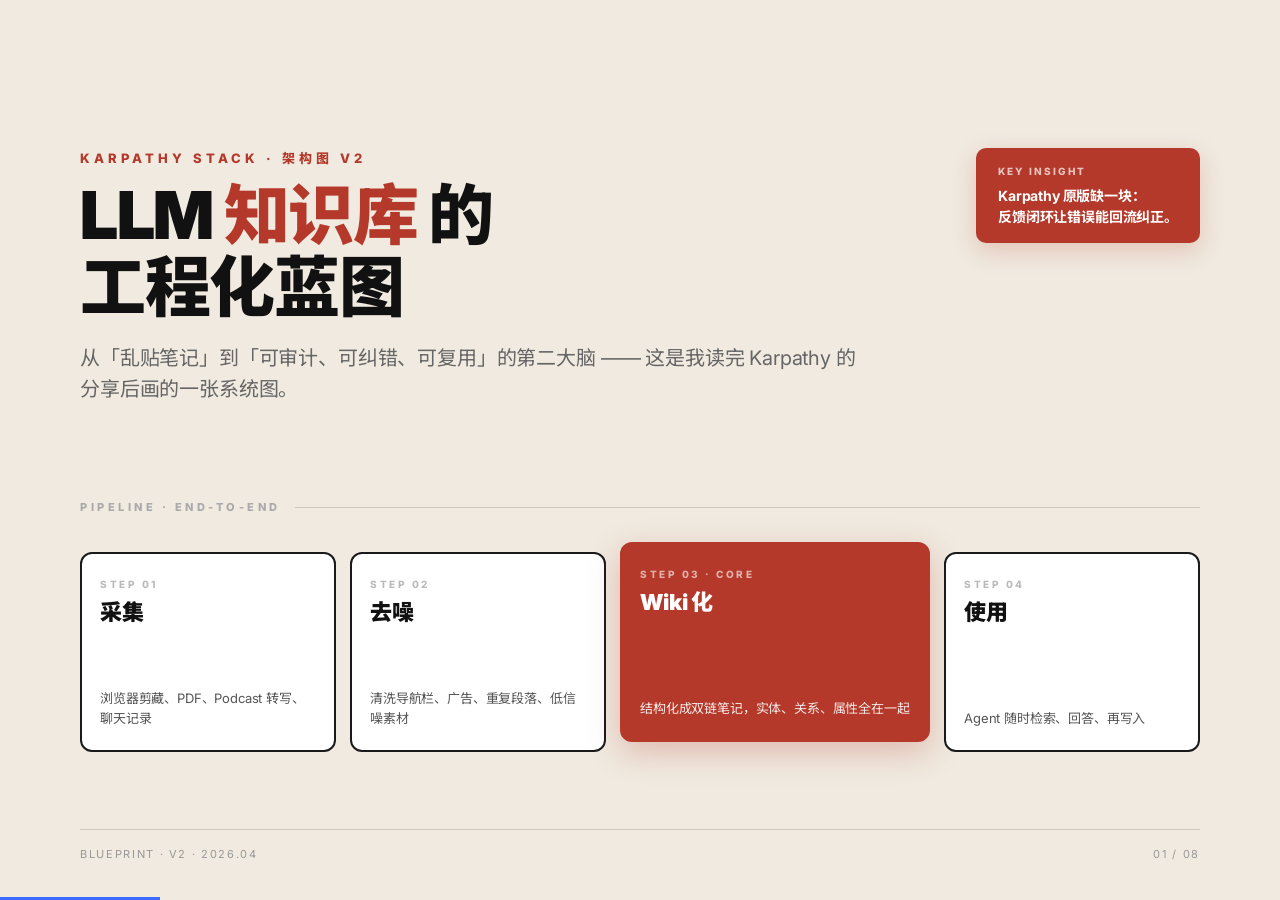
<file: templates/full-decks/knowledge-arch-blueprint/index.html>
<!DOCTYPE html>
<html lang="zh-CN">
<head>
<meta charset="UTF-8">
<meta name="viewport" content="width=device-width, initial-scale=1">
<title>Knowledge Arch Blueprint</title>
<link rel="stylesheet" href="../../../assets/fonts.css">
<link rel="stylesheet" href="../../../assets/base.css">
<link rel="stylesheet" href="style.css">
</head>
<body class="tpl-knowledge-arch-blueprint">
<div class="deck">

  <!-- 1. COVER -->
  <section class="slide is-active">
    <div class="kb-grid-bg"></div>
    <div style="display:flex;justify-content:space-between;align-items:flex-start;gap:40px;margin-bottom:44px">
      <div>
        <div class="kb-kicker">Karpathy Stack · 架构图 v2</div>
        <h1 class="kb-h1">LLM <span class="rust">知识库</span> 的<br>工程化蓝图</h1>
        <p class="kb-sub">从「乱贴笔记」到「可审计、可纠错、可复用」的第二大脑 —— 这是我读完 Karpathy 的分享后画的一张系统图。</p>
      </div>
      <div class="kb-insight"><span class="kk">KEY INSIGHT</span>Karpathy 原版缺一块：<br>反馈闭环让错误能回流纠正。</div>
    </div>
    <div class="kb-section-label">Pipeline · End-to-end</div>
    <div class="kb-pipeline">
      <div class="kb-step"><div class="kb-step-num">STEP 01</div><div class="kb-step-title">采集</div><div class="kb-step-body">浏览器剪藏、PDF、Podcast 转写、聊天记录</div></div>
      <div class="kb-step"><div class="kb-step-num">STEP 02</div><div class="kb-step-title">去噪</div><div class="kb-step-body">清洗导航栏、广告、重复段落、低信噪素材</div></div>
      <div class="kb-step hero"><div class="kb-step-num">STEP 03 · CORE</div><div class="kb-step-title">Wiki 化</div><div class="kb-step-body">结构化成双链笔记，实体、关系、属性全在一起</div></div>
      <div class="kb-step"><div class="kb-step-num">STEP 04</div><div class="kb-step-title">使用</div><div class="kb-step-body">Agent 随时检索、回答、再写入</div></div>
    </div>
    <div class="kb-footer"><span>Blueprint · v2 · 2026.04</span><span>01 / 08</span></div>
  </section>

  <!-- 2. SECTION DIVIDER -->
  <section class="slide">
    <div class="kb-grid-bg"></div>
    <div style="margin:auto 0">
      <div class="kb-kicker">Chapter One</div>
      <h1 class="kb-h1" style="font-size:120px">为什么 <span class="rust">笔记</span><br>不够用了</h1>
      <p class="kb-sub" style="font-size:24px;margin-top:20px">当你的知识量超过记忆容量，<br>你需要的不是更多文件，而是一张<b>可导航的图</b>。</p>
    </div>
    <div class="kb-footer"><span>Section · Chapter 1</span><span>02 / 08</span></div>
  </section>

  <!-- 3. CONTENT 2-col -->
  <section class="slide">
    <div class="kb-grid-bg"></div>
    <div class="kb-kicker">Problem · Solution</div>
    <h1 class="kb-h1" style="font-size:48px">原版 vs <span class="rust">升级版</span></h1>
    <div class="kb-grid-2">
      <div class="kb-card">
        <div class="kb-kicker" style="color:#888">原版 Karpathy</div>
        <h4>一次性写入</h4>
        <p>采集 → 转写 → 存档，错了就错了。没有回路，没有修正机制，笔记越多越混乱。</p>
      </div>
      <div class="kb-card" style="background:var(--kb-rust-soft);border-color:var(--kb-rust)">
        <div class="kb-kicker">升级 v2</div>
        <h4>反馈闭环</h4>
        <p>AI 使用知识库时记录每次 miss / 幻觉 / 过期事实，自动回灌到源文件，让笔记会自我修正。</p>
      </div>
    </div>
    <div class="kb-legend">
      <div class="d"><span class="b"></span>普通节点</div>
      <div class="d"><span class="b rust"></span>核心节点 · 反馈回路入口</div>
      <div class="d">—— 数据流 &nbsp;&nbsp; ┈┈ 反馈回路</div>
    </div>
    <div class="kb-footer"><span>Content · Compare</span><span>03 / 08</span></div>
  </section>

  <!-- 4. CODE -->
  <section class="slide">
    <div class="kb-grid-bg"></div>
    <div class="kb-kicker">Implementation · Skill Manifest</div>
    <h1 class="kb-h1" style="font-size:48px">反馈回路 <span class="rust">怎么实现</span></h1>
    <p class="kb-sub">一个 100 行的 Agent Skill，把「AI 用得顺不顺」回写成 vault 的一条条修订记录。</p>
    <pre class="kb-codebox"><span class="cm"># skills/wiki-feedback/SKILL.md</span>
<span class="kw">name</span>: wiki-feedback
<span class="kw">trigger</span>: <span class="st">"after every retrieval"</span>

<span class="kw">on_hit</span>:     record(<span class="st">query, path, used=true</span>)
<span class="kw">on_miss</span>:    record(<span class="st">query, reason=</span><span class="hl">"not-in-vault"</span>)
<span class="kw">on_wrong</span>:   record(<span class="st">query, correction, path</span>)

<span class="kw">nightly</span>:
  - <span class="st">aggregate misses → suggest new notes</span>
  - <span class="st">aggregate wrongs → diff-patch old notes</span>
  - <span class="st">commit to git, open PR for human review</span></pre>
    <div class="kb-footer"><span>Content · Code</span><span>04 / 08</span></div>
  </section>

  <!-- 5. DIAGRAM - SVG feedback loop -->
  <section class="slide">
    <div class="kb-grid-bg"></div>
    <div class="kb-kicker">System Diagram</div>
    <h1 class="kb-h1" style="font-size:44px">反馈回路全貌</h1>
    <svg viewBox="0 0 1200 520" style="width:100%;max-width:1200px;margin-top:20px" xmlns="http://www.w3.org/2000/svg">
      <defs>
        <marker id="arrow" viewBox="0 0 10 10" refX="9" refY="5" markerWidth="7" markerHeight="7" orient="auto">
          <path d="M0,0 L10,5 L0,10 z" fill="#1a1a1a"/>
        </marker>
        <marker id="arrow-r" viewBox="0 0 10 10" refX="9" refY="5" markerWidth="7" markerHeight="7" orient="auto">
          <path d="M0,0 L10,5 L0,10 z" fill="#B5392A"/>
        </marker>
      </defs>
      <g font-family="Inter, sans-serif" font-size="16" font-weight="700">
        <!-- boxes -->
        <rect x="40" y="180" width="200" height="120" rx="10" fill="#fff" stroke="#1a1a1a" stroke-width="2"/>
        <text x="140" y="220" text-anchor="middle">Sources</text>
        <text x="140" y="250" text-anchor="middle" font-size="12" font-weight="400" fill="#666">web · pdf · chat</text>

        <rect x="300" y="180" width="200" height="120" rx="10" fill="#fff" stroke="#1a1a1a" stroke-width="2"/>
        <text x="400" y="220" text-anchor="middle">Clean + Split</text>
        <text x="400" y="250" text-anchor="middle" font-size="12" font-weight="400" fill="#666">defuddle / chunker</text>

        <rect x="560" y="160" width="220" height="160" rx="10" fill="#B5392A" stroke="#B5392A" stroke-width="2"/>
        <text x="670" y="210" text-anchor="middle" fill="#fff" font-size="20">Vault (Wiki)</text>
        <text x="670" y="240" text-anchor="middle" font-size="12" font-weight="400" fill="rgba(255,255,255,.8)">markdown · links</text>
        <text x="670" y="262" text-anchor="middle" font-size="12" font-weight="400" fill="rgba(255,255,255,.8)">bases · canvas</text>

        <rect x="840" y="180" width="200" height="120" rx="10" fill="#fff" stroke="#1a1a1a" stroke-width="2"/>
        <text x="940" y="220" text-anchor="middle">Agent Use</text>
        <text x="940" y="250" text-anchor="middle" font-size="12" font-weight="400" fill="#666">retrieve / answer</text>

        <!-- forward arrows -->
        <line x1="245" y1="240" x2="295" y2="240" stroke="#1a1a1a" stroke-width="2" marker-end="url(#arrow)"/>
        <line x1="505" y1="240" x2="555" y2="240" stroke="#1a1a1a" stroke-width="2" marker-end="url(#arrow)"/>
        <line x1="785" y1="240" x2="835" y2="240" stroke="#1a1a1a" stroke-width="2" marker-end="url(#arrow)"/>

        <!-- feedback dashed -->
        <path d="M 940 180 Q 940 80, 670 80 Q 400 80, 400 180" fill="none" stroke="#B5392A" stroke-width="2" stroke-dasharray="6 6" marker-end="url(#arrow-r)"/>
        <rect x="580" y="58" width="180" height="30" rx="6" fill="#F0EAE0" stroke="#B5392A" stroke-width="1"/>
        <text x="670" y="78" text-anchor="middle" fill="#B5392A" font-size="12">FEEDBACK · wrong / miss</text>

        <!-- bottom feedback to sources -->
        <path d="M 940 300 Q 940 420, 670 420 Q 140 420, 140 300" fill="none" stroke="#B5392A" stroke-width="2" stroke-dasharray="6 6" marker-end="url(#arrow-r)"/>
        <rect x="560" y="400" width="220" height="30" rx="6" fill="#F0EAE0" stroke="#B5392A" stroke-width="1"/>
        <text x="670" y="420" text-anchor="middle" fill="#B5392A" font-size="12">NIGHTLY · suggest new sources</text>
      </g>
    </svg>
    <div class="kb-footer"><span>Diagram · Feedback Loop</span><span>05 / 08</span></div>
  </section>

  <!-- 6. STATS -->
  <section class="slide">
    <div class="kb-grid-bg"></div>
    <div class="kb-kicker">After 6 Months</div>
    <h1 class="kb-h1" style="font-size:44px">升级版 <span class="rust">跑了半年</span> 的数据</h1>
    <div style="display:grid;grid-template-columns:1.3fr 1fr 1fr;gap:24px;margin-top:28px;align-items:center">
      <div style="text-align:center"><div class="kb-big-num">13</div><p style="font-size:14px;color:#666;margin-top:6px;letter-spacing:.1em;text-transform:uppercase">关键优化项 · 全部落地</p></div>
      <div class="kb-card"><h4 style="color:var(--kb-rust)">-62%</h4><p>幻觉率（相比无反馈回路版本）</p></div>
      <div class="kb-card"><h4 style="color:var(--kb-rust)">+4.1×</h4><p>单次检索命中率</p></div>
    </div>
    <div class="kb-grid-2" style="margin-top:18px">
      <div class="kb-card"><h4>自动修订 227 条</h4><p>其中 189 条被人工批准合并，38 条被拒绝（数据已归档）。</p></div>
      <div class="kb-card"><h4>新增笔记 412 篇</h4><p>从 miss 日志聚类而来，每篇都有来源追溯。</p></div>
    </div>
    <div class="kb-footer"><span>Content · Stats</span><span>06 / 08</span></div>
  </section>

  <!-- 7. CTA -->
  <section class="slide">
    <div class="kb-grid-bg"></div>
    <div class="kb-kicker">Next Step</div>
    <h1 class="kb-h1" style="font-size:60px">开始你的 <span class="rust">Wiki v2</span></h1>
    <p class="kb-sub">不用重写所有笔记。先接一条回路，让 AI 的每次使用都在「改好」你的 vault。</p>
    <div class="kb-pipeline">
      <div class="kb-step"><div class="kb-step-num">TONIGHT</div><div class="kb-step-title">装 Skill</div><div class="kb-step-body">pnpm i -g @lewis/wiki-feedback</div></div>
      <div class="kb-step"><div class="kb-step-num">DAY 2</div><div class="kb-step-title">跑 7 天</div><div class="kb-step-body">观察 miss log 自动累积</div></div>
      <div class="kb-step hero"><div class="kb-step-num">DAY 8 · CORE</div><div class="kb-step-title">第一次审 PR</div><div class="kb-step-body">花 15 分钟 review 自动生成的修订</div></div>
      <div class="kb-step"><div class="kb-step-num">MONTH 1</div><div class="kb-step-title">开始信它</div><div class="kb-step-body">你的 vault 会变成活的</div></div>
    </div>
    <div class="kb-footer"><span>CTA</span><span>07 / 08</span></div>
  </section>

  <!-- 8. THANKS -->
  <section class="slide">
    <div class="kb-grid-bg"></div>
    <div style="margin:auto 0;text-align:center">
      <div class="kb-kicker">END · blueprint v2</div>
      <h1 class="kb-h1" style="font-size:140px;margin-top:24px">谢谢 <span class="rust">·</span> thanks</h1>
      <p class="kb-sub" style="margin:0 auto;font-size:22px">图纸、Skill、笔记模板都在 <b>github.com/lewis/karpathy-wiki-v2</b></p>
    </div>
    <div class="kb-footer"><span>End of deck</span><span>08 / 08</span></div>
  </section>

</div>
<script src="../../../assets/runtime.js"></script>
</body>
</html>
</file>
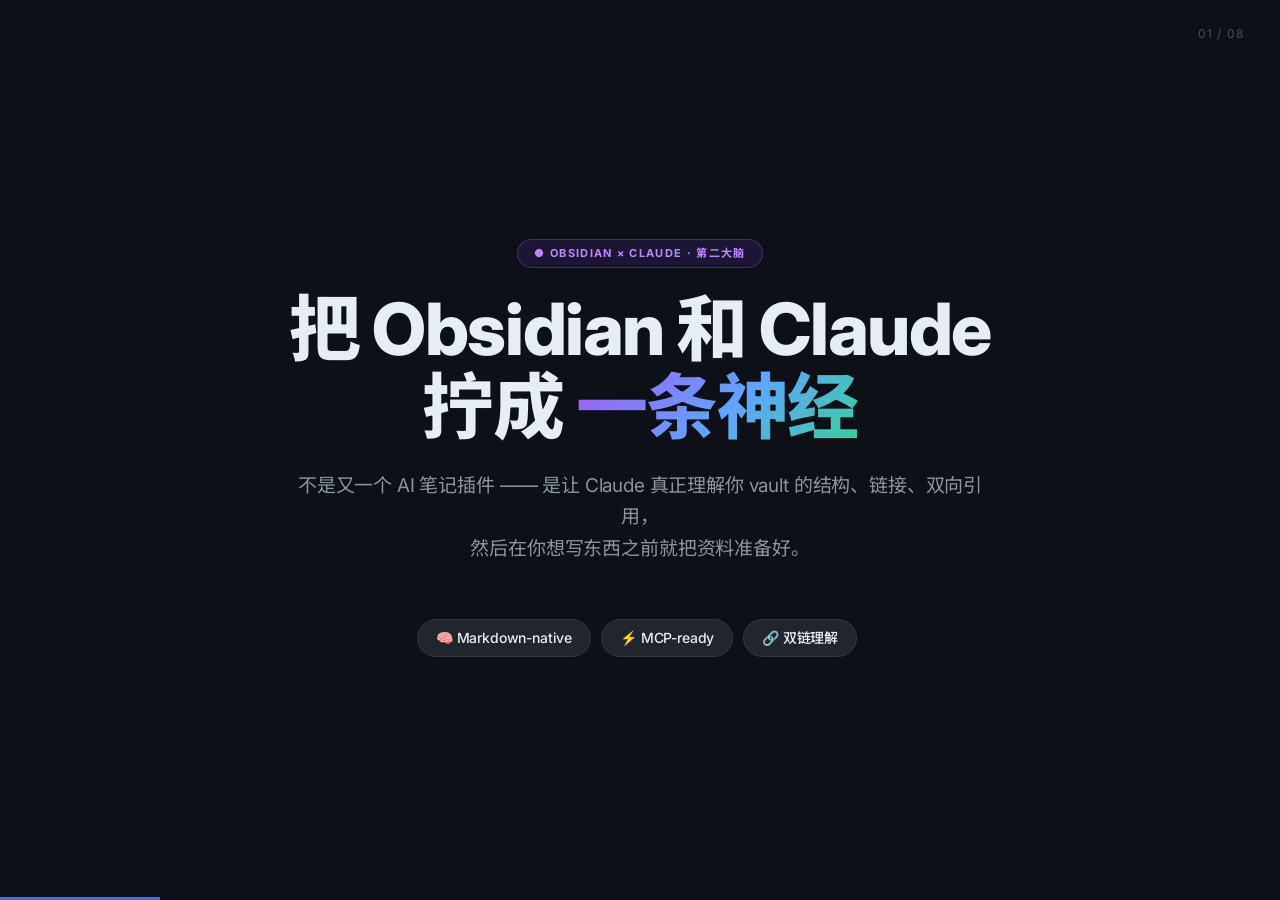
<file: templates/full-decks/obsidian-claude-gradient/index.html>
<!DOCTYPE html>
<html lang="zh-CN">
<head>
<meta charset="UTF-8">
<meta name="viewport" content="width=device-width, initial-scale=1">
<title>Obsidian × Claude Gradient</title>
<link rel="stylesheet" href="../../../assets/fonts.css">
<link rel="stylesheet" href="../../../assets/base.css">
<link rel="stylesheet" href="style.css">
</head>
<body class="tpl-obsidian-claude-gradient">
<div class="deck">

  <!-- 1. COVER -->
  <section class="slide is-active">
    <div class="oc-cbg"></div>
    <div class="oc-cgrid"></div>
    <div class="oc-snum">01 / 08</div>
    <div class="oc-tag">● OBSIDIAN × CLAUDE · 第二大脑</div>
    <h1 class="oc-h1">把 Obsidian 和 Claude<br>拧成 <span class="oc-g">一条神经</span></h1>
    <p class="oc-sub">不是又一个 AI 笔记插件 —— 是让 Claude 真正理解你 vault 的结构、链接、双向引用，<br>然后在你想写东西之前就把资料准备好。</p>
    <div style="margin-top:32px">
      <span class="oc-pill">🧠 Markdown-native</span>
      <span class="oc-pill">⚡ MCP-ready</span>
      <span class="oc-pill">🔗 双链理解</span>
    </div>
  </section>

  <!-- 2. SECTION -->
  <section class="slide">
    <div class="oc-cbg"></div>
    <div class="oc-cgrid"></div>
    <div class="oc-snum">02 / 08</div>
    <div class="oc-tag">● CHAPTER 01</div>
    <h1 class="oc-h1" style="font-size:110px">Why <span class="oc-g">not</span> Notion?</h1>
    <p class="oc-sub">当你的知识多到会互相引用时，<br>「文件夹」就不够了，「数据库」也不是答案。</p>
  </section>

  <!-- 3. CONTENT — compare cards -->
  <section class="slide">
    <div class="oc-cbg"></div>
    <div class="oc-cgrid"></div>
    <div class="oc-snum">03 / 08</div>
    <div class="oc-tag">● COMPARE</div>
    <h2 class="oc-h2">Notion vs <span class="oc-g">Obsidian</span> · 对 AI 友好度</h2>
    <div class="oc-grid-2">
      <div class="oc-card">
        <span class="oc-badge oc-bb">NOTION</span>
        <h4 style="font-size:20px;margin-bottom:10px">数据库原生</h4>
        <p style="color:var(--oc-dim);font-size:14px;line-height:1.65">适合结构化任务、团队协作，但是——<br>• AI 要走 API，拿不到实时全文<br>• 嵌套块结构复杂，token 成本高<br>• 本地化差，没法当长期记忆</p>
      </div>
      <div class="oc-card" style="border-color:rgba(168,85,247,.35);background:rgba(124,58,237,.05)">
        <span class="oc-badge oc-bp">OBSIDIAN</span>
        <h4 style="font-size:20px;margin-bottom:10px">纯 Markdown + 双链</h4>
        <p style="color:var(--oc-dim);font-size:14px;line-height:1.65">对 AI 天生友好 ——<br>• 所有东西就是文件，Claude 直接读<br>• 双链 = 天然 graph，抽实体几乎零成本<br>• 离线、可 git、可 diff、可回滚</p>
      </div>
    </div>
    <div class="oc-hl" style="margin-top:26px">💡 <b>关键洞察：</b>AI 不需要「更聪明的数据库」，它需要「能被它自己读懂的文件系统」。</div>
  </section>

  <!-- 4. STEPS -->
  <section class="slide">
    <div class="oc-cbg"></div>
    <div class="oc-cgrid"></div>
    <div class="oc-snum">04 / 08</div>
    <div class="oc-tag">● SETUP · 4 STEPS</div>
    <h2 class="oc-h2">从 0 到第一次「AI 写笔记」</h2>
    <div class="oc-steps">
      <div class="oc-step"><div class="oc-sn">1</div><div class="oc-sc"><h4>装 Obsidian + 开 Local REST API 插件</h4><p>社区插件，一个勾就开。它让外部进程能 read/write 你的 vault。</p></div></div>
      <div class="oc-step"><div class="oc-sn">2</div><div class="oc-sc"><h4>接 Claude Desktop + obsidian-mcp server</h4><p>MCP 一个配置文件就能接，token 填 vault 的 api key。</p></div></div>
      <div class="oc-step"><div class="oc-sn">3</div><div class="oc-sc"><h4>装 5 个 obsidian-skills</h4><p>markdown / bases / canvas / cli / defuddle —— 让 Claude 知道怎么正确使用 Obsidian。</p></div></div>
      <div class="oc-step"><div class="oc-sn">4</div><div class="oc-sc"><h4>让 Claude 自己整理一次</h4><p>「帮我把最近 10 篇笔记里的重复概念合并，生成一张新的 MOC」—— 90 秒出结果。</p></div></div>
    </div>
  </section>

  <!-- 5. CODE -->
  <section class="slide">
    <div class="oc-cbg"></div>
    <div class="oc-cgrid"></div>
    <div class="oc-snum">05 / 08</div>
    <div class="oc-tag">● MCP CONFIG</div>
    <h2 class="oc-h2">claude_desktop_config.json</h2>
    <pre class="oc-code"><span class="cm">// ~/Library/Application Support/Claude/claude_desktop_config.json</span>
{
  <span class="cc">"mcpServers"</span>: {
    <span class="cc">"obsidian"</span>: {
      <span class="cc">"command"</span>: <span class="cs">"npx"</span>,
      <span class="cc">"args"</span>: [<span class="cs">"-y"</span>, <span class="cs">"@modelcontextprotocol/server-obsidian"</span>],
      <span class="cc">"env"</span>: {
        <span class="cc">"OBSIDIAN_API_KEY"</span>: <span class="cs">"xxxxxxxxxxxxxxxx"</span>,
        <span class="cc">"OBSIDIAN_HOST"</span>: <span class="cs">"http://127.0.0.1:27123"</span>
      }
    }
  }
}</pre>
    <p class="oc-sub" style="margin-top:18px">重启 Claude Desktop，输入 <b style="color:var(--oc-accent3)">/mcp</b>，你会看到 obsidian 已连。</p>
  </section>

  <!-- 6. STATS -->
  <section class="slide">
    <div class="oc-cbg"></div>
    <div class="oc-cgrid"></div>
    <div class="oc-snum">06 / 08</div>
    <div class="oc-tag">● 3 MONTHS IN</div>
    <h2 class="oc-h2">跑了 90 天，我的 <span class="oc-g">vault 数据</span></h2>
    <div class="oc-grid-3" style="margin-top:28px">
      <div class="oc-card" style="text-align:center"><div class="oc-big oc-g" style="font-size:80px">1,842</div><p style="color:var(--oc-dim);margin-top:8px;font-size:13px">notes in vault</p></div>
      <div class="oc-card" style="text-align:center"><div class="oc-big oc-g" style="font-size:80px">6.3k</div><p style="color:var(--oc-dim);margin-top:8px;font-size:13px">backlinks (由 AI 自动补)</p></div>
      <div class="oc-card" style="text-align:center"><div class="oc-big oc-g" style="font-size:80px">-74%</div><p style="color:var(--oc-dim);margin-top:8px;font-size:13px">找资料平均耗时</p></div>
    </div>
    <div class="oc-hl" style="margin-top:26px">最大收益不是「AI 帮我写」，而是「AI 帮我把旧笔记重新连起来」—— 每周 30 分钟，vault 就会主动生长。</div>
  </section>

  <!-- 7. QUOTE / CTA -->
  <section class="slide">
    <div class="oc-cbg"></div>
    <div class="oc-cgrid"></div>
    <div class="oc-snum">07 / 08</div>
    <div class="oc-tag">● CTA · 今晚可以做</div>
    <div class="oc-quote">
      <blockquote>不要再找「AI 笔记应用」了。<br>你要的是一个 <span class="oc-g">文件夹 + 一条神经</span>。</blockquote>
      <div class="attr">— 我自己，用了 90 天后</div>
    </div>
    <div style="margin-top:36px">
      <span class="oc-pill">⬇ obsidian.md</span>
      <span class="oc-pill">⬇ Claude Desktop</span>
      <span class="oc-pill">⬇ obsidian-mcp</span>
      <span class="oc-pill">⬇ obsidian-skills × 5</span>
    </div>
  </section>

  <!-- 8. THANKS -->
  <section class="slide">
    <div class="oc-cbg"></div>
    <div class="oc-cgrid"></div>
    <div class="oc-snum">08 / 08</div>
    <div class="oc-big oc-g">Thanks.</div>
    <p class="oc-sub" style="margin-top:26px">配置模板、skill manifest、我的 vault 结构图都在 <b style="color:var(--oc-accent3)">github.com/lewis/obsidian-claude</b></p>
  </section>

</div>
<script src="../../../assets/runtime.js"></script>
</body>
</html>
</file>
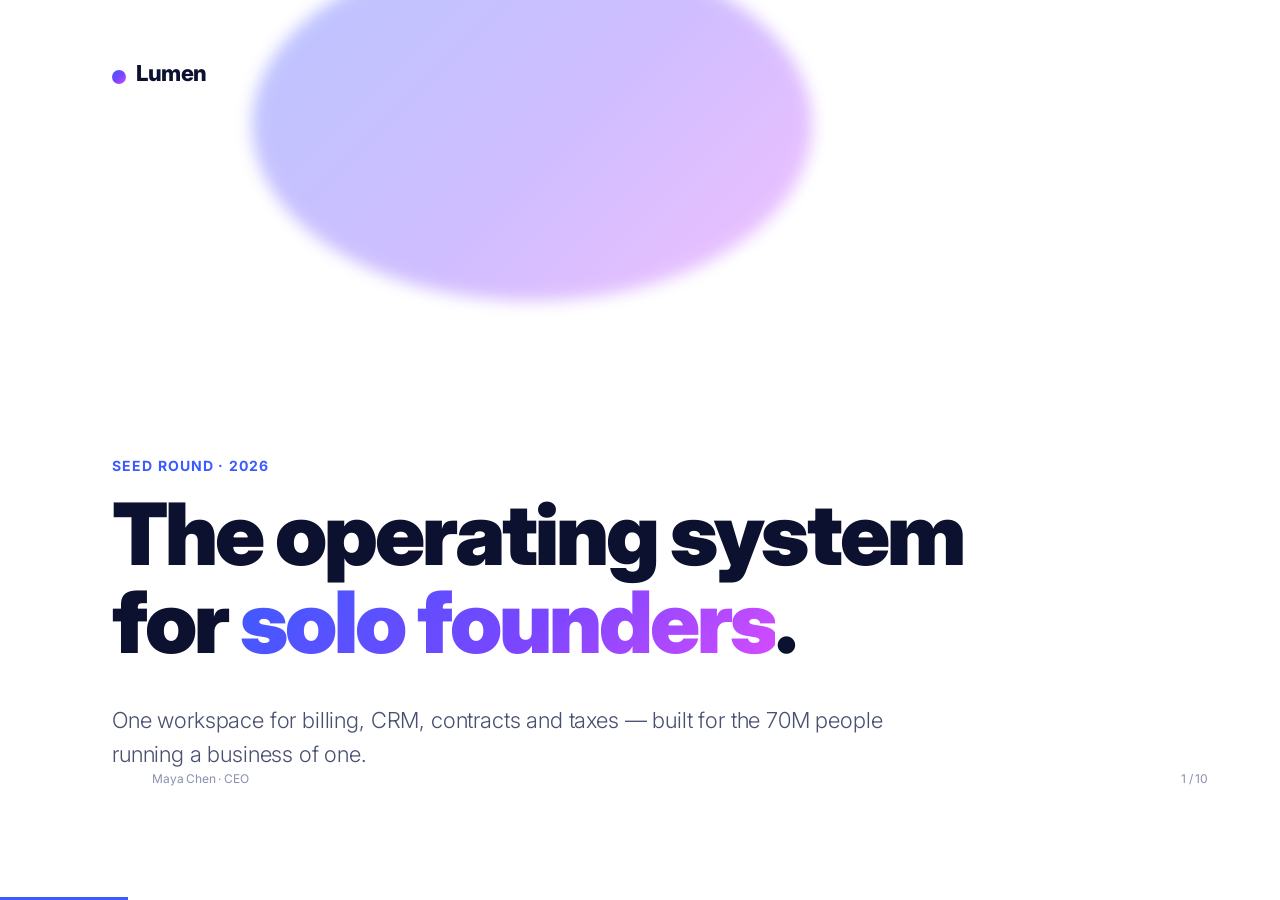
<file: templates/full-decks/pitch-deck/index.html>
<!DOCTYPE html>
<html lang="en">
<head>
<meta charset="utf-8"><meta name="viewport" content="width=device-width,initial-scale=1">
<title>Lumen · Pitch Deck</title>
<link rel="stylesheet" href="../../../assets/fonts.css">
<link rel="stylesheet" href="../../../assets/base.css">
<link rel="stylesheet" href="../../../assets/animations/animations.css">
<link rel="stylesheet" href="style.css">
</head>
<body class="tpl-pitch-deck">
<div class="deck">

  <!-- 1. Cover -->
  <section class="slide" data-title="Cover">
    <div class="cover-bg"></div>
    <div class="cover-blob"></div>
    <div style="position:absolute;top:56px;left:112px"><span class="brand-dot"></span><span class="brand">Lumen</span></div>
    <p class="kicker">Seed round · 2026</p>
    <h1 class="h1 anim-fade-up" data-anim="fade-up">The operating system<br>for <span class="gradient-text">solo founders</span>.</h1>
    <p class="lede mt-m">One workspace for billing, CRM, contracts and taxes — built for the 70M people running a business of one.</p>
    <div class="deck-footer"><span>Maya Chen · CEO</span><span class="slide-number" data-current="1" data-total="10"></span></div>
  </section>

  <!-- 2. Problem -->
  <section class="slide" data-title="Problem">
    <span class="section-num">01</span>
    <p class="num-tag">PROBLEM</p>
    <h2 class="h2 mt-s">Solo founders duct-tape<br>7+ tools to stay alive.</h2>
    <div class="grid g3 mt-l">
      <div class="card"><h4>Fragmentation</h4><p class="dim">Stripe, QuickBooks, HubSpot, DocuSign, Notion, Gusto, a spreadsheet. Nothing talks.</p></div>
      <div class="card"><h4>$480/mo wasted</h4><p class="dim">Average solo founder pays for 9 SaaS seats they only half-use.</p></div>
      <div class="card"><h4>14 hrs / week lost</h4><p class="dim">Copy-pasting between tools instead of selling.</p></div>
    </div>
  </section>

  <!-- 3. Solution -->
  <section class="slide" data-title="Solution">
    <span class="section-num">02</span>
    <p class="num-tag">SOLUTION</p>
    <h2 class="h2 mt-s">Lumen is <span class="gradient-text">one spine</span><br>for the business of one.</h2>
    <p class="lede mt-m">Invoice a client → the payment lands → the tax is reserved → the contract is filed → your dashboard updates. In one app. Without plumbing.</p>
    <div class="row mt-l">
      <span class="pill pill-accent">Billing</span>
      <span class="pill pill-accent">CRM</span>
      <span class="pill pill-accent">Contracts</span>
      <span class="pill pill-accent">Taxes</span>
      <span class="pill pill-accent">Banking</span>
    </div>
  </section>

  <!-- 4. Product -->
  <section class="slide" data-title="Product">
    <span class="section-num">03</span>
    <p class="num-tag">PRODUCT</p>
    <h2 class="h2 mt-s">Built around "jobs to be done".</h2>
    <div class="grid g2 mt-l">
      <div class="card card-hover"><h4>Get paid</h4><p class="dim">Invoices, subscriptions and Stripe/Wise payouts with a single click. ACH, card, wire, crypto.</p></div>
      <div class="card card-hover"><h4>Stay legal</h4><p class="dim">E-sign contracts from templates. Auto-file 1099s and quarterly estimates.</p></div>
      <div class="card card-hover"><h4>Sell smarter</h4><p class="dim">Lead inbox, pipeline, email sequences. No separate CRM.</p></div>
      <div class="card card-hover"><h4>See the business</h4><p class="dim">Live P&amp;L, runway, top customers, churn. One dashboard, zero spreadsheets.</p></div>
    </div>
  </section>

  <!-- 5. Market -->
  <section class="slide" data-title="Market">
    <span class="section-num">04</span>
    <p class="num-tag">MARKET</p>
    <h2 class="h2 mt-s">A very big small business.</h2>
    <div class="grid g3 mt-l">
      <div class="metric"><div class="n">73M</div><div class="l">solo businesses in the US + EU</div></div>
      <div class="metric"><div class="n">$186B</div><div class="l">TAM · horizontal SaaS spend</div></div>
      <div class="metric"><div class="n">9.4%</div><div class="l">CAGR through 2030</div></div>
    </div>
    <p class="lede mt-l">Creators, consultants, indie devs, coaches, freelancers — the fastest-growing segment of the workforce, and the most under-served by tooling.</p>
  </section>

  <!-- 6. Business model -->
  <section class="slide" data-title="Business Model">
    <span class="section-num">05</span>
    <p class="num-tag">BUSINESS MODEL</p>
    <h2 class="h2 mt-s">Flat SaaS + payment rake.</h2>
    <div class="grid g3 mt-l">
      <div class="card"><h4>Starter</h4><div class="metric mt-s"><div class="n" style="font-size:56px">$29</div><div class="l">/ month · core billing + CRM</div></div></div>
      <div class="card card-accent"><h4>Pro</h4><div class="metric mt-s"><div class="n" style="font-size:56px">$79</div><div class="l">/ month · contracts, taxes, banking</div></div></div>
      <div class="card"><h4>+ Payments</h4><div class="metric mt-s"><div class="n" style="font-size:56px">0.4%</div><div class="l">interchange rake on processed volume</div></div></div>
    </div>
    <p class="dim mt-l">Blended LTV $1,920 · CAC payback 5 months at current funnel.</p>
  </section>

  <!-- 7. Traction -->
  <section class="slide" data-title="Traction">
    <span class="section-num">06</span>
    <p class="num-tag">TRACTION</p>
    <h2 class="h2 mt-s">6 months, growing 38% MoM.</h2>
    <div class="traction-bar mt-l">
      <div class="bar" style="height:18%"><em>$6k</em><span>Oct</span></div>
      <div class="bar" style="height:30%"><em>$11k</em><span>Nov</span></div>
      <div class="bar" style="height:44%"><em>$17k</em><span>Dec</span></div>
      <div class="bar" style="height:62%"><em>$26k</em><span>Jan</span></div>
      <div class="bar" style="height:82%"><em>$38k</em><span>Feb</span></div>
      <div class="bar" style="height:100%"><em>$54k</em><span>Mar</span></div>
    </div>
    <p class="dim mt-l" style="margin-top:48px">2,140 paying customers · NPS 72 · Net retention 118%</p>
  </section>

  <!-- 8. Team -->
  <section class="slide" data-title="Team">
    <span class="section-num">07</span>
    <p class="num-tag">TEAM</p>
    <h2 class="h2 mt-s">Shipped at scale before.</h2>
    <div class="grid g3 mt-l">
      <div class="card team-card"><div class="avatar">MC</div><h4>Maya Chen</h4><p class="dim">CEO · ex-Stripe billing lead. 8 yrs in payments.</p></div>
      <div class="card team-card"><div class="avatar">RP</div><h4>Raj Patel</h4><p class="dim">CTO · ex-Linear. Built multiplayer sync at 10M users.</p></div>
      <div class="card team-card"><div class="avatar">EK</div><h4>Elena Kim</h4><p class="dim">Head of Design · ex-Notion. Shipped the mobile relaunch.</p></div>
    </div>
  </section>

  <!-- 9. Ask -->
  <section class="slide" data-title="The Ask">
    <p class="num-tag">THE ASK</p>
    <div class="ask-box mt-m">
      <h2 class="h2">Raising $4.5M seed.</h2>
      <p class="lede" style="color:rgba(255,255,255,.9);max-width:60ch">18 months of runway to reach $3M ARR. 40% engineering, 35% growth, 15% compliance/banking licenses, 10% runway buffer.</p>
      <div class="row mt-l" style="gap:40px">
        <div><div style="font-size:44px;font-weight:900">$4.5M</div><div class="dim">SAFE · post-money cap $28M</div></div>
        <div><div style="font-size:44px;font-weight:900">18 mo</div><div class="dim">runway to Series A</div></div>
        <div><div style="font-size:44px;font-weight:900">$3M</div><div class="dim">ARR target by close</div></div>
      </div>
    </div>
  </section>

  <!-- 10. Thanks -->
  <section class="slide center tc" data-title="Thanks">
    <div class="cover-bg"></div>
    <div>
      <div class="mega">Thanks.</div>
      <p class="mega-sub">maya@lumen.app · lumen.app/investors</p>
      <div class="row mt-l" style="justify-content:center;gap:24px">
        <span class="pill pill-accent">Let's talk</span>
        <span class="pill">Deck v4.2 · Apr 2026</span>
      </div>
    </div>
  </section>

</div>
<script src="../../../assets/runtime.js"></script>
</body></html>
</file>
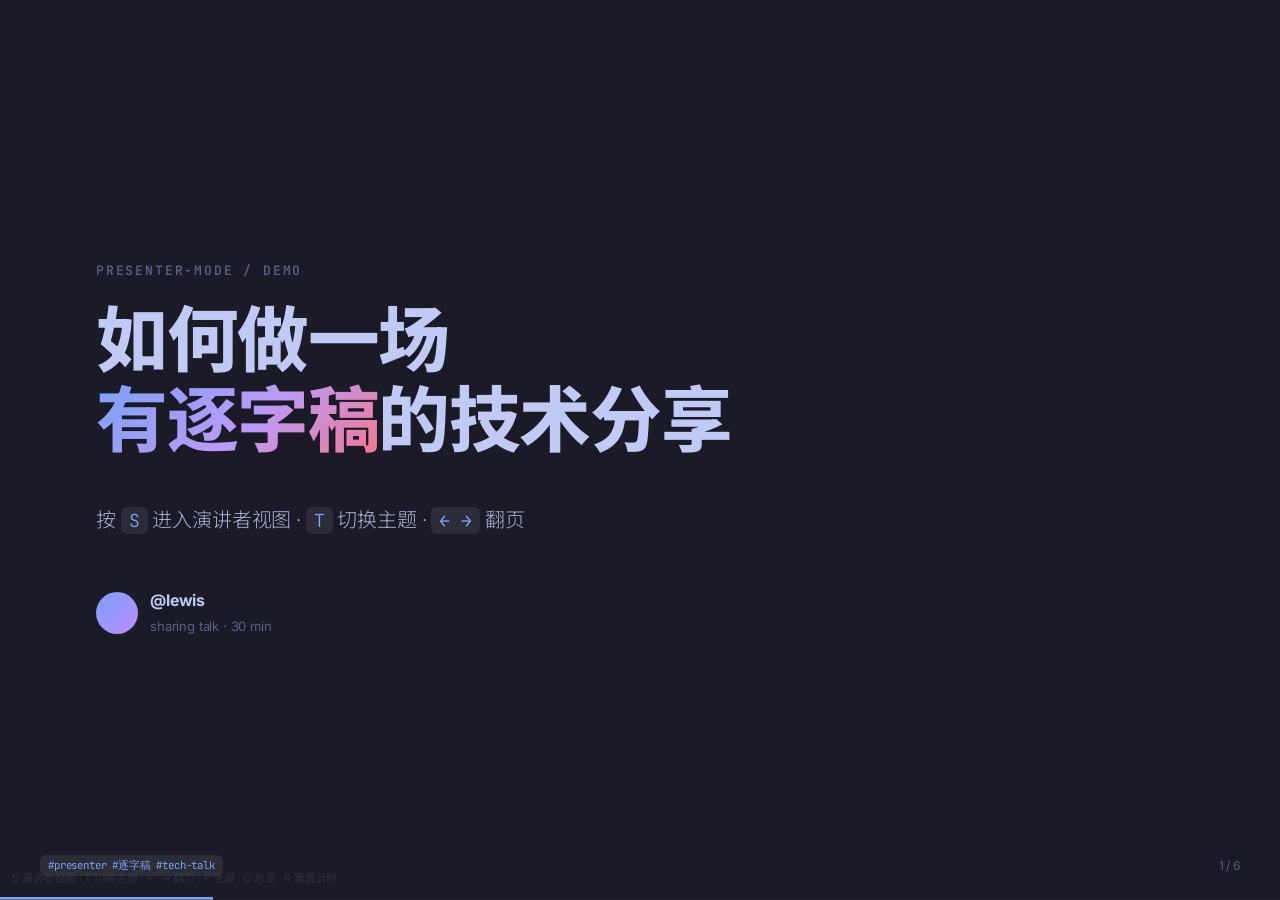
<file: templates/full-decks/presenter-mode-reveal/index.html>
<!DOCTYPE html>
<html lang="zh-CN" data-themes="tokyo-night,dracula,catppuccin-mocha,nord,corporate-clean">
<head>
<meta charset="utf-8">
<meta name="viewport" content="width=device-width,initial-scale=1">
<title>演讲者模式示例 · Presenter Mode Deck</title>
<link rel="stylesheet" href="../../../assets/fonts.css">
<link rel="stylesheet" href="../../../assets/base.css">
<link rel="stylesheet" id="theme-link" href="../../../assets/themes/tokyo-night.css">
<link rel="stylesheet" href="../../../assets/animations/animations.css">
<link rel="stylesheet" href="style.css">
</head>
<body class="tpl-presenter-mode-reveal">
<div class="deck">

  <!-- ============ 1. COVER ============ -->
  <section class="slide" data-title="Cover">
    <p class="kicker">presenter-mode / demo</p>
    <h1 class="h1 anim-fade-up" data-anim="fade-up">如何做一场<br><span style="background:var(--grad);-webkit-background-clip:text;background-clip:text;color:transparent">有逐字稿</span>的技术分享</h1>
    <p class="lede mt-m">按 <span class="mono">S</span> 进入演讲者视图 · <span class="mono">T</span> 切换主题 · <span class="mono">← →</span> 翻页</p>
    <div class="speaker">
      <div class="av"></div>
      <div><b>@lewis</b><span>sharing talk · 30 min</span></div>
    </div>
    <div class="deck-footer">
      <span class="mono">#presenter #逐字稿 #tech-talk</span>
      <span class="slide-number" data-current="1" data-total="6"></span>
    </div>
    <aside class="notes">
      <p>大家好，欢迎来到今天的技术分享。我是 lewis，今天想跟大家聊一个很多人忽略但其实非常影响演讲效果的话题——<strong>如何让一场技术分享既有深度，又讲得不卡壳</strong>。</p>
      <p>在正式开始之前，先跟大家介绍一下这份 deck 本身：这是一个支持<em>演讲者模式</em>的 HTML 幻灯片模板。现在你们看到的是观众视图，但我自己的屏幕上看到的是完全不一样的东西——当前页、下一页、完整逐字稿、计时器，全在一块屏幕上。</p>
      <p>为什么我要专门做这个？因为我发现自己做技术分享时最大的痛点不是 PPT 不够好看，而是<strong>讲到某一页突然不知道该说什么，或者忘了过渡怎么接</strong>。今天这份分享既是内容本身，也是个演示——我会一直开着演讲者模式讲，你们可以观察我讲得有多流畅。</p>
      <p>今天分享大概 30 分钟，分 5 个部分。有问题随时打断。Let's go.</p>
    </aside>
  </section>

  <!-- ============ 2. AGENDA ============ -->
  <section class="slide" data-title="Agenda">
    <p class="kicker">agenda</p>
    <h2 class="h2">今天要讲的 5 件事</h2>
    <div class="stack mt-l">
      <div class="agenda-row"><span class="num">01</span><span class="t">为什么 PPT 本身做得好还不够</span><span class="d">~5min</span></div>
      <div class="agenda-row"><span class="num">02</span><span class="t">演讲者模式到底该有哪些信息</span><span class="d">~6min</span></div>
      <div class="agenda-row"><span class="num">03</span><span class="t">逐字稿怎么写才不像念稿</span><span class="d">~8min</span></div>
      <div class="agenda-row"><span class="num">04</span><span class="t">Live demo · html-ppt skill 怎么用</span><span class="d">~8min</span></div>
      <div class="agenda-row"><span class="num">05</span><span class="t">Takeaways + Q&amp;A</span><span class="d">~3min</span></div>
    </div>
    <aside class="notes">
      <p>先过一下今天的议程。</p>
      <p>第一部分我想先说服你们<strong>"PPT 做得漂亮≠讲得好"</strong>。我见过太多很精致的 deck，但讲的人一上去就开始 "嗯…这个…就是…"。</p>
      <p>第二部分聊演讲者视图。业界的产品其实差别蛮大的，Keynote、PowerPoint、reveal.js 都有各自的方案，但真正好用的设计逻辑是什么，我会给出我的答案。</p>
      <p>第三部分是今天的<em>核心</em>——逐字稿。很多人以为逐字稿就是把要说的话一字不差写下来，错。逐字稿的目的是让你<strong>"看一眼就接得上"</strong>，写法完全不一样。</p>
      <p>第四部分会现场 demo 我自己用的 html-ppt skill，展示如何 30 分钟出一份带逐字稿的 deck。</p>
      <p>最后收尾 + 答疑。</p>
      <p>OK，进入第一部分。</p>
    </aside>
  </section>

  <!-- ============ 3. PROBLEM ============ -->
  <section class="slide" data-title="Problem">
    <p class="kicker">// part 01 · problem</p>
    <h2 class="h2">做 PPT 和讲 PPT，<br>是<span class="accent">两件事</span>。</h2>
    <div class="grid g3 mt-l">
      <div class="card card-accent">
        <h4>✅ PPT 做得好</h4>
        <p class="dim">主题统一、排版干净、图表清晰、动效克制。这些是"静态作品"的质量。</p>
      </div>
      <div class="card card-accent">
        <h4>❌ 讲得好</h4>
        <p class="dim">逻辑连贯、语速稳定、不 "嗯啊"、能接住问题、能当场调整节奏。</p>
      </div>
      <div class="card card-accent">
        <h4>💡 差别在哪</h4>
        <p class="dim">前者是<strong>纸上功夫</strong>，后者需要你<strong>"看一眼幻灯片就知道下句话说什么"</strong>。</p>
      </div>
    </div>
    <aside class="notes">
      <p>我先抛一个可能有争议的观点——<strong>做 PPT 和讲 PPT 是两件完全不同的事</strong>。</p>
      <p>大家看左边这张卡片，"PPT 做得好" 意味着什么？主题统一、排版干净、图表清晰、动效克制——这些都是<em>静态作品</em>的质量标准，可以离线评判。</p>
      <p>但中间这张卡片就不一样了："讲得好" 意味着逻辑连贯、语速稳定、不卡壳、能接住提问、能根据现场反应调整节奏——这些是<strong>临场能力</strong>，跟 PPT 好不好看基本没关系。</p>
      <p>最关键的是右边这句话——讲得好的人，本质上是"<strong>看一眼幻灯片就知道下句话说什么</strong>"。这个能力靠什么？不是背稿，也不是即兴发挥，而是靠<em>合理设计的提词器系统</em>。</p>
      <p>今天接下来 25 分钟，我就是围绕这个核心问题展开的。</p>
    </aside>
  </section>

  <!-- ============ 4. SOLUTION ============ -->
  <section class="slide" data-title="Presenter View">
    <p class="kicker">// part 02 · presenter view</p>
    <h2 class="h2">演讲者视图应该有<span class="accent">四块信息</span></h2>
    <div class="grid g2 mt-l">
      <div>
        <div class="feature-row"><span class="num blue">①</span><div><b>当前页大图</b><p class="dim">占视图一半以上，保证你能扫一眼就知道观众现在看到什么。</p></div></div>
        <div class="feature-row"><span class="num green">②</span><div><b>下一页预览</b><p class="dim">帮你提前准备过渡句，避免"下一页我忘了讲什么了"。</p></div></div>
      </div>
      <div>
        <div class="feature-row"><span class="num orange">③</span><div><b>逐字稿区域</b><p class="dim">大字号、高对比度、支持滚动，这才是演讲者真正在看的东西。</p></div></div>
        <div class="feature-row"><span class="num purple">④</span><div><b>计时器 + 页码</b><p class="dim">知道自己讲了多久、还剩几页，节奏全凭这个。</p></div></div>
      </div>
    </div>
    <aside class="notes">
      <p>演讲者模式应该给你四块信息。我按重要性排序。</p>
      <p>第一块，<strong>当前页大图</strong>。这个必须占据视图一半以上空间，因为它是你跟观众的"同步锚"——观众看到什么，你脑子里也得是什么。</p>
      <p>第二块，<strong>下一页预览</strong>。这个很多人不理解为什么要放，我解释一下：演讲最卡的瞬间不是讲某一页，而是<em>翻到下一页的那 2 秒</em>。如果你提前看到下一页长什么样，过渡句自然就有了。</p>
      <p>第三块，<strong>逐字稿区域</strong>——这是今天的重点，下一部分我会专门讲。这里先说一个硬性要求：字号必须大、对比度必须高、必须能滚动。因为你讲的时候<em>只有余光瞄一下</em>，字小了根本来不及读。</p>
      <p>第四块，<strong>计时器和页码</strong>。知道自己讲了多久、还剩几页——节奏感全靠它。Keynote 做得最好，reveal.js 默认不够清楚。</p>
      <p>这四块缺一不可。今天这个 deck 我把这四块都做出来了，按 S 大家可以试试。</p>
    </aside>
  </section>

  <!-- ============ 5. SCRIPT ============ -->
  <section class="slide" data-title="Script">
    <p class="kicker">// part 03 · script</p>
    <h2 class="h2">逐字稿的<span class="accent">3 条铁律</span></h2>
    <div class="stack mt-l">
      <div class="rule-row">
        <span class="num red">01</span>
        <div>
          <b>不是一字不差的讲稿，是<span class="accent">"提示信号"</span></b>
          <p class="dim">把要讲的核心点加粗，把过渡句单独成段，把数据和名字列清楚——<em>让你看一眼就接得上</em>。</p>
        </div>
      </div>
      <div class="rule-row">
        <span class="num red">02</span>
        <div>
          <b>每页 <span class="accent">150–300 字</span>，不多不少</b>
          <p class="dim">少于 150 字提示不够，多于 300 字你没时间读。按 2–3 分钟/页的节奏控制。</p>
        </div>
      </div>
      <div class="rule-row">
        <span class="num red">03</span>
        <div>
          <b>用<span class="accent">口语</span>写，不用书面语</b>
          <p class="dim">"因此" → "所以"；"该方案" → "这个方案"。写的时候读一遍，听起来像说话才对。</p>
        </div>
      </div>
    </div>
    <aside class="notes">
      <p>进入最核心的一部分——逐字稿怎么写。我总结了 3 条铁律。</p>
      <p><strong>第一条，逐字稿不是讲稿</strong>。很多人一听"逐字稿"就以为要把每句话一字不差写下来。错。如果你照着稿念，观众会立刻看出来，信任感瞬间崩塌。</p>
      <p>逐字稿的真实作用是<em>"提示信号"</em>——把核心要点加粗，把过渡句单独成段，把数据和专有名词列清楚。这样你讲的时候<strong>瞄一眼就能接得上</strong>，但说出来的还是你自己的话。</p>
      <p><strong>第二条，每页控制在 150 到 300 字</strong>。这个是我做了十几场分享摸出来的经验值。少于 150 字提示不够，讲到一半卡住；多于 300 字你根本来不及扫完。按一页讲 2 到 3 分钟算，这个字数刚好。</p>
      <p><strong>第三条，用口语写</strong>。这条最多人栽跟头。你写"因此"，讲出来会变成"所以"；你写"该方案"，讲出来会变成"这个方案"。<em>写的时候读一遍</em>，不拗口才对。</p>
      <p>这三条配合起来，你会发现讲 PPT 突然变成了一件很舒服的事。</p>
    </aside>
  </section>

  <!-- ============ 6. DEMO + CLOSING ============ -->
  <section class="slide" data-title="Demo & Close">
    <p class="kicker">// part 04-05 · demo + close</p>
    <h2 class="h2">现在<span class="accent">你也能做到</span></h2>
    <div class="code-block mt-m">
<span class="comment"># 安装 html-ppt skill</span>
<span class="cmd">npx</span> skills add <span class="flag">https://github.com/lewislulu/html-ppt-skill</span>

<span class="comment"># 复制演讲者模式模板</span>
<span class="cmd">cp -r</span> templates/full-decks/presenter-mode-reveal examples/my-talk
<span class="cmd">open</span> examples/my-talk/index.html

<span class="comment"># 键盘操作</span>
<span class="flag">S</span>  <span class="comment">→ 进入演讲者视图</span>
<span class="flag">T</span>  <span class="comment">→ 切换主题（5 种预设）</span>
<span class="flag">← →</span> <span class="comment">→ 翻页</span>
<span class="flag">R</span>  <span class="comment">→ 重置计时器</span>
    </div>
    <p class="lede mt-m tc">关键是：<strong>每一页 &lt;aside class="notes"&gt; 里写 150–300 字逐字稿</strong>。</p>
    <div class="deck-footer">
      <span class="mono">#thanks · Q&amp;A</span>
      <span class="slide-number" data-current="6" data-total="6"></span>
    </div>
    <aside class="notes">
      <p>最后我演示一下这个 skill 怎么用，给大家省点时间自己摸索。</p>
      <p>第一步，装 html-ppt skill，一行命令。第二步，把我这个 <code>presenter-mode-reveal</code> 模板复制到你自己的 examples 目录。第三步，打开 html，按 S。</p>
      <p>键盘操作我列在这里了。<strong>S 进入演讲者视图、T 切换主题、左右键翻页、R 重置计时器</strong>。主题默认带 5 个——tokyo-night、dracula、catppuccin-mocha、nord、corporate-clean——基本覆盖了深色技术分享、浅色商务汇报两种常见场景。</p>
      <p>最关键的一步——<em>每一页底部的 <code>&lt;aside class="notes"&gt;</code> 里，老老实实写 150 到 300 字的逐字稿</em>。这是整个方法论的交付物。AI 可以帮你写初稿，但你一定要自己过一遍，读出来听听是不是你会说的话。</p>
      <p>好，我今天就讲到这里。如果你做下一场分享的时候想起了这个"演讲者视图 + 逐字稿"的组合，并且觉得讲得比以前顺——那就是我最大的收获。谢谢大家，有问题现在开始。</p>
    </aside>
  </section>

</div>

<div style="position:fixed;bottom:12px;left:12px;font-size:11px;color:#484f5866;z-index:100;pointer-events:none">
  S 演讲者视图 · T 切换主题 · ← → 翻页 · F 全屏 · O 总览 · R 重置计时
</div>

<script src="../../../assets/runtime.js"></script>
</body>
</html>
</file>
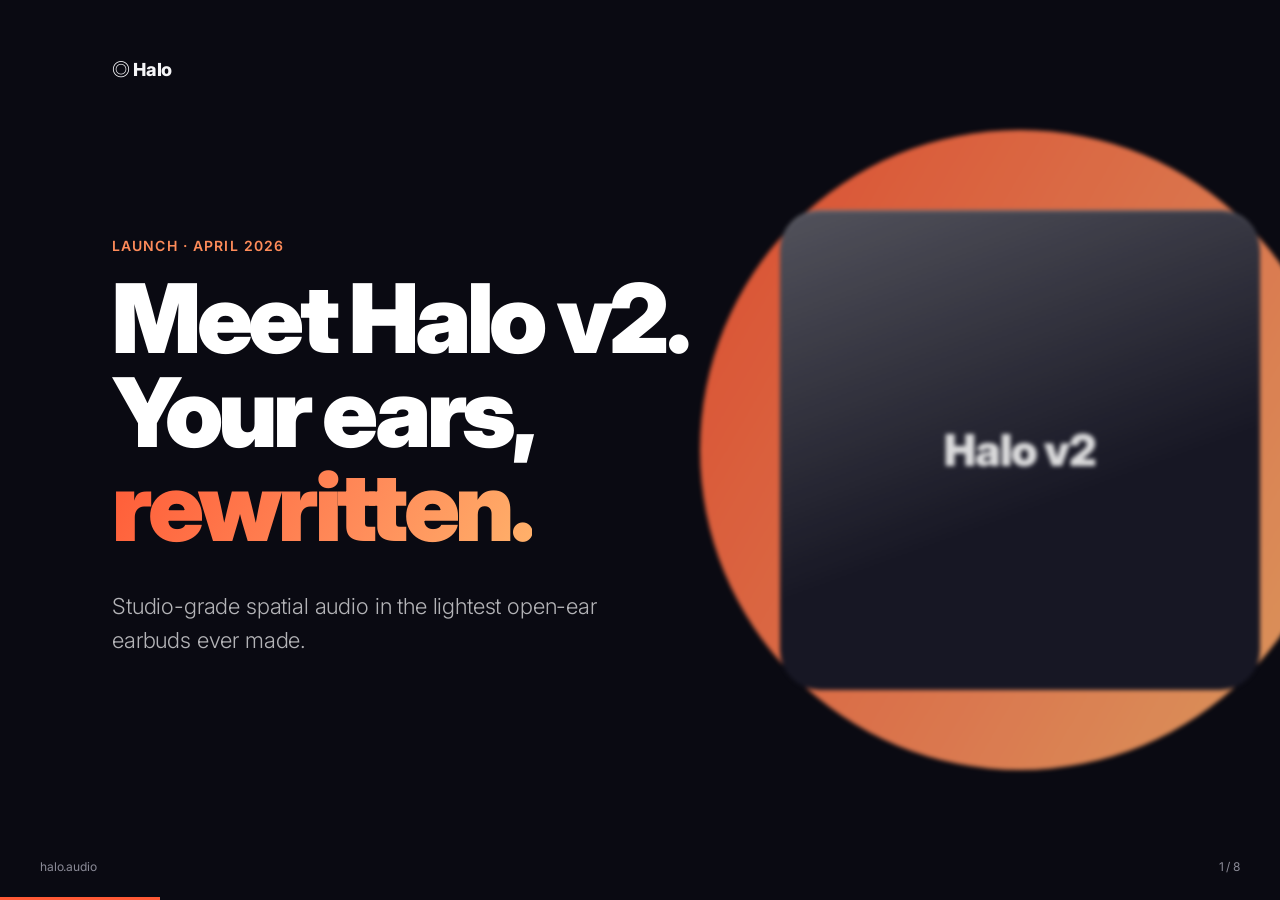
<file: templates/full-decks/product-launch/index.html>
<!DOCTYPE html>
<html lang="en">
<head>
<meta charset="utf-8"><meta name="viewport" content="width=device-width,initial-scale=1">
<title>Halo v2 · Launch</title>
<link rel="stylesheet" href="../../../assets/fonts.css">
<link rel="stylesheet" href="../../../assets/base.css">
<link rel="stylesheet" href="../../../assets/animations/animations.css">
<link rel="stylesheet" href="style.css">
</head>
<body class="tpl-product-launch">
<div class="deck">

  <!-- 1. Cover / hero -->
  <section class="slide dark" data-title="Cover">
    <div class="hero-shot"></div>
    <div style="position:absolute;top:56px;left:112px" class="brand">◎ Halo</div>
    <p class="kicker">Launch · April 2026</p>
    <h1 class="h1 anim-fade-up" data-anim="fade-up">Meet Halo v2.<br>Your ears,<br><span style="background:var(--grad);-webkit-background-clip:text;background-clip:text;color:transparent">rewritten.</span></h1>
    <p class="lede mt-m" style="max-width:42ch">Studio-grade spatial audio in the lightest open-ear earbuds ever made.</p>
    <div class="deck-footer"><span>halo.audio</span><span class="slide-number" data-current="1" data-total="8"></span></div>
  </section>

  <!-- 2. Introducing -->
  <section class="slide center tc" data-title="Introducing">
    <div>
      <p class="kicker">Introducing</p>
      <h1 class="h1" style="font-size:140px">Halo v2</h1>
      <p class="lede" style="margin:24px auto;max-width:56ch">Four years of research. Three generations of silicon. One product you'll forget you're wearing.</p>
    </div>
  </section>

  <!-- 3. Feature 1 -->
  <section class="slide" data-title="Sound">
    <p class="kicker">01 · The sound</p>
    <h2 class="h2">Hear the room<br>around the music.</h2>
    <div class="grid g3 mt-l">
      <div class="feature-card"><div class="icon">♪</div><h4>Open-ear spatial</h4><p class="dim">16mm titanium drivers angled into the ear canal. You hear the song and the world at once.</p></div>
      <div class="feature-card"><div class="icon">◈</div><h4>Lossless 24-bit</h4><p class="dim">aptX Lossless and Hi-Res LDAC over Bluetooth 5.4. No dongles, no compromises.</p></div>
      <div class="feature-card"><div class="icon">◐</div><h4>Adaptive EQ</h4><p class="dim">Tunes itself to the shape of your ear every 120 seconds.</p></div>
    </div>
  </section>

  <!-- 4. Feature 2 -->
  <section class="slide dark" data-title="Fit">
    <p class="kicker">02 · The fit</p>
    <h2 class="h2">4.9 grams.<br>All-day forgettable.</h2>
    <div class="grid g3 mt-l">
      <div class="card"><h4>Liquid-silicone hook</h4><p>Wraps behind the ear like a glasses arm. Never falls out on a run.</p></div>
      <div class="card"><h4>IP57 sweat + rain</h4><p>Take them in the ocean. Rinse them under the tap. We dare you.</p></div>
      <div class="card"><h4>14h + 42h case</h4><p>A full workweek of commutes on one charge of the case.</p></div>
    </div>
  </section>

  <!-- 5. Feature 3 -->
  <section class="slide" data-title="Intelligence">
    <p class="kicker">03 · The intelligence</p>
    <h2 class="h2">An AI that listens<br>so you don't have to.</h2>
    <div class="grid g2 mt-l">
      <div class="feature-card"><div class="icon">✦</div><h4>Live translate</h4><p class="dim">Real-time translation in 41 languages. Whispered directly into your ear, with a 380ms lag.</p></div>
      <div class="feature-card"><div class="icon">✧</div><h4>Meeting recap</h4><p class="dim">Double-tap to record. Walk away with a summary, action items, and a searchable transcript.</p></div>
    </div>
  </section>

  <!-- 6. How it works -->
  <section class="slide" data-title="How it works">
    <p class="kicker">How it works</p>
    <h2 class="h2">Three taps. You're in.</h2>
    <div class="stack mt-l" style="max-width:900px">
      <div class="step"><div class="n">1</div><div><h4>Open the case near your phone</h4><p class="dim">iOS and Android pair automatically over Bluetooth LE. No app downloads required.</p></div></div>
      <div class="step"><div class="n">2</div><div><h4>Pick your profile</h4><p class="dim">Commute, Focus, Workout, Cinema. Each is a complete audio + transparency recipe.</p></div></div>
      <div class="step"><div class="n">3</div><div><h4>Just listen</h4><p class="dim">Halo adapts to your ear shape, your environment, and your hearing profile — continuously.</p></div></div>
    </div>
  </section>

  <!-- 7. Pricing -->
  <section class="slide" data-title="Pricing">
    <p class="kicker">Pricing</p>
    <h2 class="h2">Pick your Halo.</h2>
    <div class="grid g3 mt-l" style="align-items:start">
      <div class="price-card">
        <h4>Halo Lite</h4>
        <div class="amount">$179</div>
        <p class="dim">Open-ear audio, IP57, 12h battery.</p>
        <ul><li>AAC + SBC</li><li>Single-tap controls</li><li>USB-C charging</li></ul>
      </div>
      <div class="price-card pro">
        <h4>Halo v2 · Pro</h4>
        <div class="amount">$279</div>
        <p class="dim">Everything, in its best form.</p>
        <ul><li>Hi-Res Lossless</li><li>Live translate · 41 lang</li><li>Wireless + MagSafe charging</li><li>Adaptive EQ</li></ul>
      </div>
      <div class="price-card">
        <h4>Halo Studio</h4>
        <div class="amount">$399</div>
        <p class="dim">For creators and field recorders.</p>
        <ul><li>32-bit binaural capture</li><li>XLR dongle included</li><li>Lifetime firmware</li></ul>
      </div>
    </div>
  </section>

  <!-- 8. Testimonial + CTA combined? Task says 8 slides w/ testimonial + CTA as separate. Keep 8: testimonial on 7, but we've used 7 already. Re-plan: cover(1) intro(2) f1(3) f2(4) f3(5) how(6) pricing(7) testimonial+CTA(8) -->
  <section class="slide dark" data-title="Ship">
    <p class="kicker">One more thing</p>
    <div class="row" style="gap:80px;align-items:center">
      <div style="flex:1">
        <p class="testimonial">"I forgot I was wearing them. Then I remembered, and I didn't want to take them off."</p>
        <p class="dim mt-m">— Marques Lin, The Verge · early review</p>
      </div>
      <div style="flex:0 0 auto;text-align:center">
        <p class="dim mb-m">Ships May 14 · from</p>
        <div style="font-size:96px;font-weight:900;letter-spacing:-.04em">$279</div>
        <a class="cta-btn mt-l" href="#">Pre-order Halo v2 →</a>
        <p class="dim mt-m" style="font-size:13px">Free shipping · 45-day return · 2-year warranty</p>
      </div>
    </div>
  </section>

</div>
<script src="../../../assets/runtime.js"></script>
</body></html>
</file>
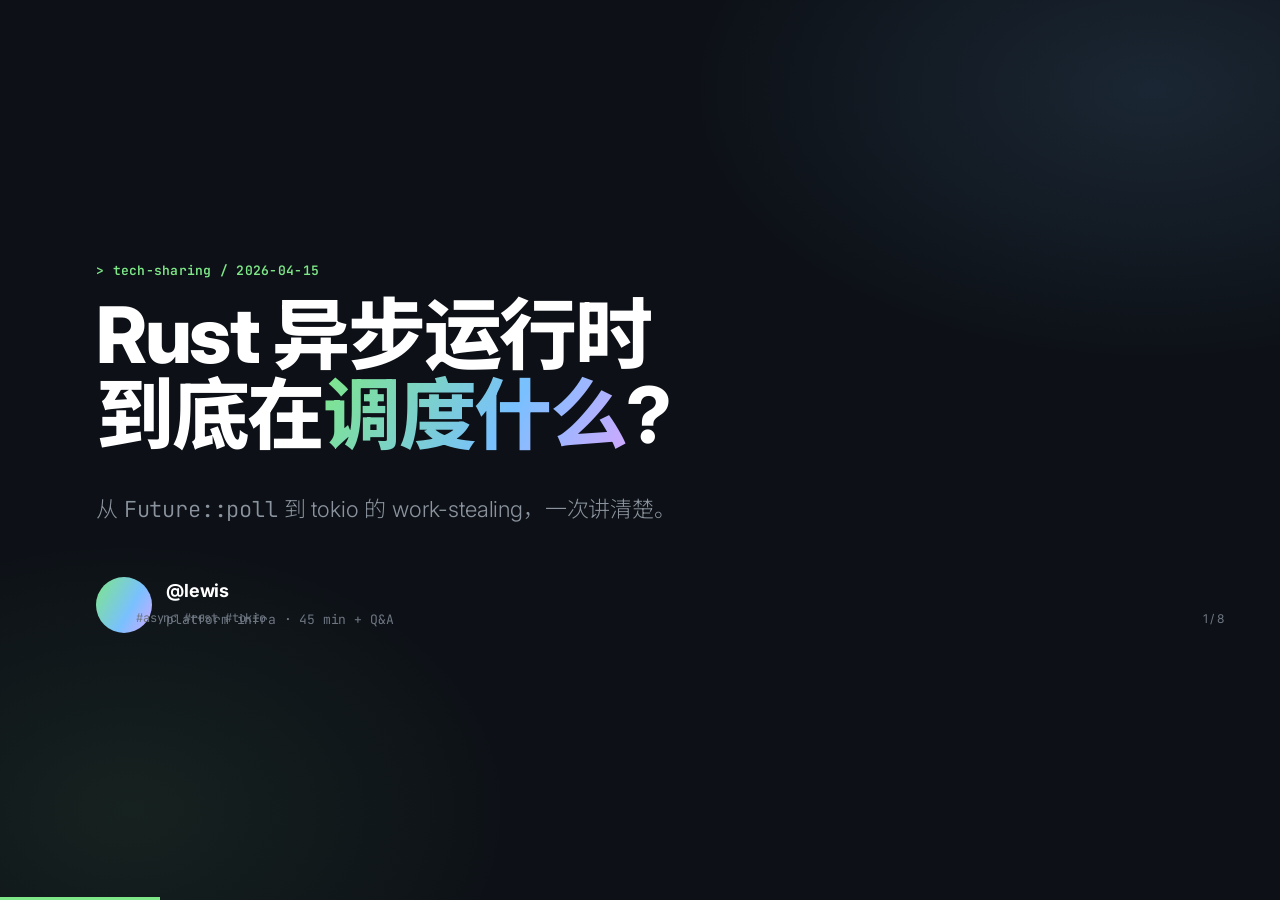
<file: templates/full-decks/tech-sharing/index.html>
<!DOCTYPE html>
<html lang="zh-CN">
<head>
<meta charset="utf-8"><meta name="viewport" content="width=device-width,initial-scale=1">
<title>Rust 异步运行时内部机制 · Tech Sharing</title>
<link rel="stylesheet" href="../../../assets/fonts.css">
<link rel="stylesheet" href="../../../assets/base.css">
<link rel="stylesheet" href="../../../assets/animations/animations.css">
<link rel="stylesheet" href="style.css">
</head>
<body class="tpl-tech-sharing">
<div class="deck">

  <!-- 1. Cover -->
  <section class="slide" data-title="Cover">
    <p class="kicker">tech-sharing / 2026-04-15</p>
    <h1 class="h1 anim-fade-up" data-anim="fade-up">Rust 异步运行时<br>到底在<span style="background:var(--grad);-webkit-background-clip:text;background-clip:text;color:transparent">调度什么</span>?</h1>
    <p class="lede mt-m">从 <span class="mono">Future::poll</span> 到 tokio 的 work-stealing，一次讲清楚。</p>
    <div class="speaker"><div class="av"></div><div><b>@lewis</b><span>platform infra · 45 min + Q&amp;A</span></div></div>
    <div class="deck-footer"><span class="mono">#async #rust #tokio</span><span class="slide-number" data-current="1" data-total="8"></span></div>
  </section>

  <!-- 2. Agenda -->
  <section class="slide" data-title="Agenda">
    <p class="kicker">agenda.toml</p>
    <h2 class="h2">今天的路线图</h2>
    <div class="stack mt-l">
      <div class="agenda-row"><span class="num">01</span><span class="t">Context: 为什么需要 async</span><span class="d">~5min</span></div>
      <div class="agenda-row"><span class="num">02</span><span class="t">Deep dive 1: Future &amp; Waker</span><span class="d">~12min</span></div>
      <div class="agenda-row"><span class="num">03</span><span class="t">Deep dive 2: Tokio scheduler</span><span class="d">~15min</span></div>
      <div class="agenda-row"><span class="num">04</span><span class="t">Code: 手写一个 mini-runtime</span><span class="d">~8min</span></div>
      <div class="agenda-row"><span class="num">05</span><span class="t">Takeaways + Q&amp;A</span><span class="d">~5min</span></div>
    </div>
  </section>

  <!-- 3. Context -->
  <section class="slide" data-title="Context">
    <p class="kicker">// context</p>
    <h2 class="h2">问题：一个线程一个连接，<br>撑不住 10 万并发。</h2>
    <div class="grid g3 mt-l">
      <div class="card card-accent"><h4>Thread-per-conn</h4><p class="dim">每条连接一根 OS 线程，栈 2–8MB。10 万连接 = 几百 GB RAM。</p><span class="tag mt-s">❌ 不现实</span></div>
      <div class="card card-accent"><h4>Event loop (C)</h4><p class="dim">epoll/kqueue + 回调地狱。快，但写起来痛苦且容易出 bug。</p><span class="tag mt-s">😩 callback hell</span></div>
      <div class="card card-accent"><h4>Async / await</h4><p class="dim">看起来像同步代码，编译成状态机。一根线程跑几千任务。</p><span class="tag mt-s">✅ Rust 选这个</span></div>
    </div>
  </section>

  <!-- 4. Deep dive 1 -->
  <section class="slide" data-title="Deep Dive 1">
    <p class="kicker">deep-dive · 1 / 2</p>
    <h2 class="h2">Future 其实只有一个方法。</h2>
    <div class="grid g2 mt-l" style="align-items:start">
      <div>
        <p class="lede">编译器把 <span class="mono">async fn</span> 变成一个实现了 <span class="mono">Future</span> trait 的匿名状态机。运行时只做一件事：反复 <span class="mono">poll</span> 它，直到返回 <span class="mono">Ready</span>。</p>
        <div class="mt-l">
          <span class="tag">Pending</span> <span class="tag">Ready(T)</span> <span class="tag">Waker.wake()</span>
        </div>
      </div>
      <div class="terminal">
        <div class="bar"><span class="dot"></span><span class="dot"></span><span class="dot"></span><span>future.rs</span></div>
<pre><span class="kw">pub trait</span> <span class="fn">Future</span> {
    <span class="kw">type</span> Output;
    <span class="kw">fn</span> <span class="fn">poll</span>(
        <span class="kw">self</span>: Pin&lt;&amp;<span class="kw">mut Self</span>&gt;,
        cx: &amp;<span class="kw">mut</span> Context&lt;<span class="str">'_</span>&gt;,
    ) -&gt; Poll&lt;<span class="kw">Self</span>::Output&gt;;
}

<span class="cmt">// Poll::Pending   → 挂起，等 waker 唤醒</span>
<span class="cmt">// Poll::Ready(v)  → 完成，产出 v</span></pre>
      </div>
    </div>
  </section>

  <!-- 5. Deep dive 2 -->
  <section class="slide" data-title="Deep Dive 2">
    <p class="kicker">deep-dive · 2 / 2</p>
    <h2 class="h2">Tokio 是一个偷任务的小工。</h2>
    <div class="grid g2 mt-l" style="align-items:start">
      <div>
        <p class="lede">Multi-thread runtime = N 个 worker，每个 worker 有自己的本地队列。空闲的 worker 会去别人队列里"偷"任务。</p>
        <div class="stack mt-m">
          <div class="tag">✦ local queue · 256 slots</div>
          <div class="tag">✦ global injection queue</div>
          <div class="tag">✦ work-stealing @ 50% steal ratio</div>
          <div class="tag">✦ LIFO slot for cache locality</div>
        </div>
      </div>
      <div class="card" style="padding:32px">
        <h4 class="mono" style="color:var(--accent-2)">scheduler tick loop</h4>
        <div class="stack mt-m" style="font-family:'JetBrains Mono',monospace;font-size:14px;line-height:1.9;color:var(--text-2)">
          <div><span style="color:var(--accent)">1.</span> pop from LIFO slot</div>
          <div><span style="color:var(--accent)">2.</span> else pop from local queue</div>
          <div><span style="color:var(--accent)">3.</span> else drain global queue (every 61 ticks)</div>
          <div><span style="color:var(--accent)">4.</span> else steal from random victim</div>
          <div><span style="color:var(--accent)">5.</span> else park the thread</div>
        </div>
      </div>
    </div>
  </section>

  <!-- 6. Code example -->
  <section class="slide" data-title="Code">
    <p class="kicker">mini-runtime.rs · ~40 LOC</p>
    <h2 class="h2">手写一个最小 runtime。</h2>
    <div class="terminal mt-m">
      <div class="bar"><span class="dot"></span><span class="dot"></span><span class="dot"></span><span>src/main.rs</span></div>
<pre><span class="kw">use</span> std::collections::VecDeque;
<span class="kw">use</span> std::sync::{Arc, Mutex};
<span class="kw">use</span> std::task::{Context, Poll, Wake, Waker};

<span class="kw">struct</span> Task(Mutex&lt;Pin&lt;Box&lt;<span class="kw">dyn</span> Future&lt;Output = ()&gt; + Send&gt;&gt;&gt;);

<span class="kw">impl</span> Wake <span class="kw">for</span> Task {
    <span class="kw">fn</span> <span class="fn">wake</span>(<span class="kw">self</span>: Arc&lt;<span class="kw">Self</span>&gt;) { QUEUE.lock().unwrap().push_back(<span class="kw">self</span>); }
}

<span class="kw">fn</span> <span class="fn">block_on</span>&lt;F: Future&lt;Output = ()&gt; + Send + <span class="str">'static</span>&gt;(fut: F) {
    <span class="fn">spawn</span>(fut);
    <span class="kw">while let Some</span>(task) = QUEUE.lock().unwrap().pop_front() {
        <span class="kw">let</span> waker = Waker::from(task.clone());
        <span class="kw">let mut</span> cx = Context::from_waker(&amp;waker);
        <span class="kw">let mut</span> fut = task.<span class="num">0</span>.lock().unwrap();
        <span class="kw">let</span> _ = fut.as_mut().<span class="fn">poll</span>(&amp;<span class="kw">mut</span> cx); <span class="cmt">// 就是这一行</span>
    }
}</pre>
    </div>
  </section>

  <!-- 7. Takeaways -->
  <section class="slide" data-title="Takeaways">
    <p class="kicker">// takeaways</p>
    <h2 class="h2">三件事带回去。</h2>
    <div class="grid g3 mt-l">
      <div class="card card-accent"><h4>1 · async 是零成本抽象</h4><p class="dim">编译成状态机，没有运行时虚表，没有 GC。</p></div>
      <div class="card card-accent"><h4>2 · Waker 是脉搏</h4><p class="dim">Future 不主动做事，运行时靠 waker 决定"什么时候再 poll"。</p></div>
      <div class="card card-accent"><h4>3 · 别在 async 里阻塞</h4><p class="dim">一行 <span class="mono">std::fs::read</span> 能让整个 worker 停摆。用 <span class="mono">spawn_blocking</span>。</p></div>
    </div>
    <p class="lede mt-l">延伸阅读：<span class="mono">tokio.rs/blog/2019-10-scheduler</span> · <span class="mono">rust-lang.github.io/async-book</span></p>
  </section>

  <!-- 8. Q&A -->
  <section class="slide center tc" data-title="Q and A">
    <div>
      <div class="mono" style="font-size:120px;color:var(--accent);font-weight:800;letter-spacing:-.04em">?</div>
      <h2 class="h2">Questions?</h2>
      <p class="lede" style="margin:14px auto">github.com/lewis · @lewis on slack</p>
      <div class="row mt-l" style="justify-content:center">
        <span class="tag">slides: git.co/rt-deck</span>
        <span class="tag">code: git.co/mini-rt</span>
      </div>
    </div>
  </section>

</div>
<script src="../../../assets/runtime.js"></script>
</body></html>
</file>
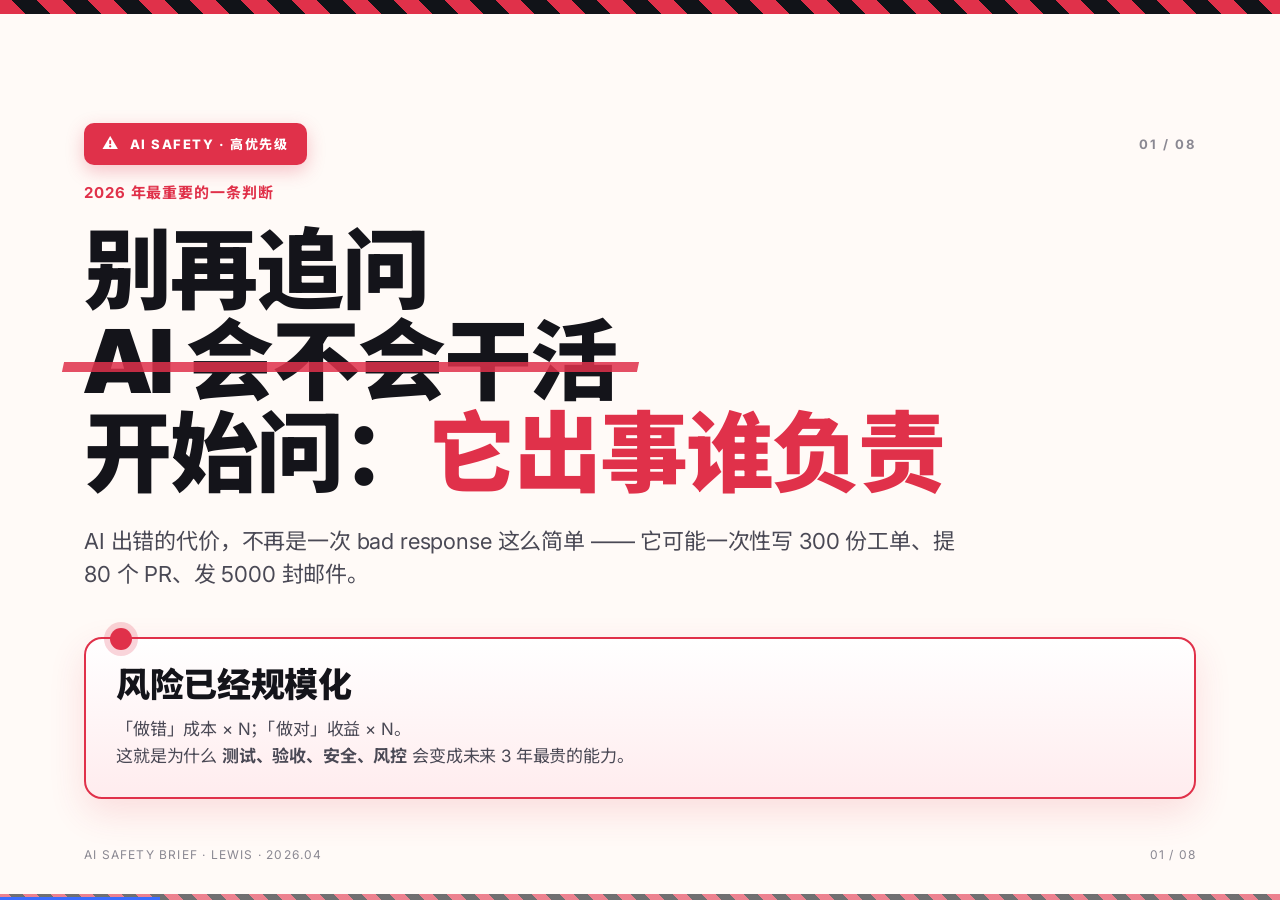
<file: templates/full-decks/testing-safety-alert/index.html>
<!DOCTYPE html>
<html lang="zh-CN">
<head>
<meta charset="UTF-8">
<meta name="viewport" content="width=device-width, initial-scale=1">
<title>Testing Safety Alert</title>
<link rel="stylesheet" href="../../../assets/fonts.css">
<link rel="stylesheet" href="../../../assets/base.css">
<link rel="stylesheet" href="style.css">
</head>
<body class="tpl-testing-safety-alert">
<div class="deck">

  <!-- 1. COVER -->
  <section class="slide is-active">
    <div class="ts-stripe"></div>
    <div class="ts-chrome"><span class="ts-alert-tag">ai safety · 高优先级</span><span class="ts-page">01 / 08</span></div>
    <div class="ts-kicker">2026 年最重要的一条判断</div>
    <h1 class="ts-h1">别再追问<br><span class="strike">AI 会不会干活</span><br>开始问：<span class="red">它出事谁负责</span></h1>
    <p class="ts-sub">AI 出错的代价，不再是一次 bad response 这么简单 —— 它可能一次性写 300 份工单、提 80 个 PR、发 5000 封邮件。</p>
    <div class="ts-alert-box">
      <h3>风险已经规模化</h3>
      <p>「做错」成本 × N；「做对」收益 × N。<br>这就是为什么 <b>测试、验收、安全、风控</b> 会变成未来 3 年最贵的能力。</p>
    </div>
    <div class="ts-stripe-b"></div>
    <div class="ts-footer"><span>AI SAFETY BRIEF · LEWIS · 2026.04</span><span>01 / 08</span></div>
  </section>

  <!-- 2. SECTION -->
  <section class="slide">
    <div class="ts-stripe"></div>
    <div class="ts-chrome"><span class="ts-alert-tag amber">section · risk 分级</span><span class="ts-page">02 / 08</span></div>
    <div style="margin:auto 0">
      <div class="ts-kicker">Chapter One</div>
      <h1 class="ts-h1" style="font-size:130px">先分 <span class="red">等级</span></h1>
      <p class="ts-sub" style="font-size:28px">不是所有 AI 行为都同等危险。<br>先把「可撤销」和「不可撤销」分开，再谈流程。</p>
    </div>
    <div class="ts-stripe-b"></div>
    <div class="ts-footer"><span>section · level taxonomy</span><span>02 / 08</span></div>
  </section>

  <!-- 3. CONTENT risk levels -->
  <section class="slide">
    <div class="ts-stripe"></div>
    <div class="ts-chrome"><span class="ts-alert-tag">风险分级 · 3 levels</span><span class="ts-page">03 / 08</span></div>
    <h2 class="ts-h2">三档风险，三种处理</h2>
    <div class="ts-grid-3">
      <div class="ts-card" style="border-top:4px solid var(--ts-green)"><div class="lbl">L1 · 绿色</div><h4>可撤销</h4><p>写 draft、生成图片、起草文档。<br>错了 Ctrl+Z，零代价。<br><b style="color:var(--ts-green)">策略：放开跑</b></p></div>
      <div class="ts-card" style="border-top:4px solid var(--ts-amber)"><div class="lbl">L2 · 琥珀</div><h4>半可撤销</h4><p>发 draft 邮件、提 PR、改 staging 数据。<br>错了要道歉 / 回滚。<br><b style="color:var(--ts-amber)">策略：人工复核</b></p></div>
      <div class="ts-card" style="border-top:4px solid var(--ts-red)"><div class="lbl">L3 · 红色</div><h4>不可撤销</h4><p>发真实邮件、付款、删库、删 prod 数据。<br>错了就真错了。<br><b style="color:var(--ts-red)">策略：硬卡 + 双人审</b></p></div>
    </div>
    <div class="ts-alert-box amber">
      <h3>绝不要让 agent 自己升级</h3>
      <p>L1 的任务不能自己变成 L2。授权必须是显式的、可撤销的、带过期时间的。</p>
    </div>
    <div class="ts-stripe-b"></div>
    <div class="ts-footer"><span>risk · 3 levels</span><span>03 / 08</span></div>
  </section>

  <!-- 4. CODE -->
  <section class="slide">
    <div class="ts-stripe"></div>
    <div class="ts-chrome"><span class="ts-alert-tag">policy as code</span><span class="ts-page">04 / 08</span></div>
    <div class="ts-kicker">别用文档管规则 · 用代码管规则</div>
    <h2 class="ts-h2">三十行 YAML，<br><span class="ts-highlight-red">红线硬卡</span></h2>
    <pre class="ts-codebox"><span class="cm"># safety-policy.yaml · compiled → runtime guard</span>
<span class="kw">level_1_allow</span>:
  - tools: [<span class="st">write_draft</span>, <span class="st">generate_image</span>, <span class="st">read_docs</span>]

<span class="kw">level_2_require_review</span>:
  - tools: [<span class="st">send_email_draft</span>, <span class="st">open_pr</span>, <span class="st">write_staging_db</span>]
    reviewer: <span class="st">human</span>

<span class="kw">level_3_hard_block</span>:
  - tools: [<span class="st">send_real_email</span>, <span class="st">transfer_money</span>, <span class="st">delete_prod</span>]
    unless: <span class="st">two_human_sign_off AND within_24h</span>

<span class="bad">forbidden_always</span>:
  - <span class="bad">"r&#109; &#45;rf /"</span>
  - <span class="bad">"dr&#111;p table"</span>
  - <span class="bad">"force push &#111;rigin main"</span></pre>
    <div class="ts-stripe-b"></div>
    <div class="ts-footer"><span>policy · yaml-as-guard</span><span>04 / 08</span></div>
  </section>

  <!-- 5. CHART -->
  <section class="slide">
    <div class="ts-stripe"></div>
    <div class="ts-chrome"><span class="ts-alert-tag amber">incident report · q1</span><span class="ts-page">05 / 08</span></div>
    <h2 class="ts-h2">我们 Q1 的 <span class="red">12 起 AI 事故</span></h2>
    <p class="ts-sub">幸好全部捕获在 staging。但每一起都能上生产。</p>
    <svg viewBox="0 0 1040 360" style="width:100%;max-width:1040px;margin-top:18px" xmlns="http://www.w3.org/2000/svg">
      <g font-family="Inter,sans-serif" font-size="14" fill="#4a4955">
        <line x1="70" y1="320" x2="1000" y2="320" stroke="#eaecf3" stroke-width="2"/>
        <!-- month columns: Jan Feb Mar, L1/L2/L3 stacked -->
        <g transform="translate(120,0)">
          <rect x="0" y="220" width="60" height="100" fill="#067647"/>
          <rect x="0" y="160" width="60" height="60" fill="#d97706"/>
          <rect x="0" y="130" width="60" height="30" fill="#e0314a"/>
          <text x="30" y="345" text-anchor="middle" font-weight="700">Jan</text>
          <text x="30" y="120" text-anchor="middle" font-weight="800" fill="#14141a">5</text>
        </g>
        <g transform="translate(320,0)">
          <rect x="0" y="240" width="60" height="80" fill="#067647"/>
          <rect x="0" y="200" width="60" height="40" fill="#d97706"/>
          <rect x="0" y="180" width="60" height="20" fill="#e0314a"/>
          <text x="30" y="345" text-anchor="middle" font-weight="700">Feb</text>
          <text x="30" y="170" text-anchor="middle" font-weight="800" fill="#14141a">3</text>
        </g>
        <g transform="translate(520,0)">
          <rect x="0" y="250" width="60" height="70" fill="#067647"/>
          <rect x="0" y="220" width="60" height="30" fill="#d97706"/>
          <rect x="0" y="210" width="60" height="10" fill="#e0314a"/>
          <text x="30" y="345" text-anchor="middle" font-weight="700">Mar</text>
          <text x="30" y="200" text-anchor="middle" font-weight="800" fill="#14141a">4</text>
        </g>
        <!-- legend -->
        <g transform="translate(720,60)">
          <rect x="0" y="0" width="16" height="16" fill="#e0314a"/><text x="24" y="13" font-weight="700">L3 不可撤销 (3)</text>
          <rect x="0" y="26" width="16" height="16" fill="#d97706"/><text x="24" y="39" font-weight="700">L2 需复核 (4)</text>
          <rect x="0" y="52" width="16" height="16" fill="#067647"/><text x="24" y="65" font-weight="700">L1 可恢复 (5)</text>
          <text x="0" y="100" font-size="13" fill="#8a8892">全部被 safety-policy 在 runtime 拦下，</text>
          <text x="0" y="118" font-size="13" fill="#8a8892">未进 prod。但 3 起 L3 非常惊险。</text>
        </g>
      </g>
    </svg>
    <div class="ts-stripe-b"></div>
    <div class="ts-footer"><span>incident · q1 summary</span><span>05 / 08</span></div>
  </section>

  <!-- 6. CHECKLIST -->
  <section class="slide">
    <div class="ts-stripe"></div>
    <div class="ts-chrome"><span class="ts-alert-tag green">red-team checklist</span><span class="ts-page">06 / 08</span></div>
    <h2 class="ts-h2">上线前 <span class="red">必过 7 道题</span></h2>
    <div class="ts-checklist">
      <div class="ts-check ok"><div class="box">✓</div><div class="txt">它能删除东西吗？有人类 review 吗？能 60 秒内回滚吗？</div></div>
      <div class="ts-check ok"><div class="box">✓</div><div class="txt">它的 prompt 注入能让它越权吗？（跑过红队提示词）</div></div>
      <div class="ts-check"><div class="box">!</div><div class="txt">它处理 PII 吗？日志里是不是也有 PII？</div></div>
      <div class="ts-check ok"><div class="box">✓</div><div class="txt">上下游失败时，它会不会开始乱改其他资源？</div></div>
      <div class="ts-check"><div class="box">!</div><div class="txt">并发 100 个 agent 一起跑会不会死锁？</div></div>
      <div class="ts-check ok"><div class="box">✓</div><div class="txt">错了能不能 <b>立刻</b> 停？（kill switch 能 2 秒内生效吗）</div></div>
      <div class="ts-check"><div class="box">!</div><div class="txt">出事时有没有人值班？值班手册有没有 agent 专属章节？</div></div>
    </div>
    <div class="ts-stripe-b"></div>
    <div class="ts-footer"><span>checklist · pre-launch</span><span>06 / 08</span></div>
  </section>

  <!-- 7. CTA -->
  <section class="slide">
    <div class="ts-stripe"></div>
    <div class="ts-chrome"><span class="ts-alert-tag green">今晚就能动</span><span class="ts-page">07 / 08</span></div>
    <h2 class="ts-h2">今晚先做 <span class="ts-highlight-red">三件事</span></h2>
    <div class="ts-grid-3">
      <div class="ts-card"><div class="lbl">1 · 分级</div><h4>给你的 agent<br>写 L1/L2/L3</h4><p>把所有工具列出来，标上等级。不标的一律按 L3。</p></div>
      <div class="ts-card"><div class="lbl">2 · 写 policy</div><h4>policy.yaml<br>接 runtime</h4><p>不要信 prompt 里的 "be careful"，要信执行层的硬卡。</p></div>
      <div class="ts-card"><div class="lbl">3 · kill switch</div><h4>红按钮<br>能在 2 秒内停</h4><p>CTO / on-call 都得知道怎么按。演练一次。</p></div>
    </div>
    <div class="ts-alert-box green">
      <h3>真正的安全不是 prompt，是流程</h3>
      <p>prompt 会被注入，流程不会。—— 把保护放在不可被说服的一层。</p>
    </div>
    <div class="ts-stripe-b"></div>
    <div class="ts-footer"><span>cta · tonight</span><span>07 / 08</span></div>
  </section>

  <!-- 8. THANKS -->
  <section class="slide">
    <div class="ts-stripe"></div>
    <div class="ts-chrome"><span class="ts-alert-tag amber">please stay safe</span><span class="ts-page">08 / 08</span></div>
    <div style="margin:auto 0">
      <div class="ts-kicker">end of brief</div>
      <h1 class="ts-h1" style="font-size:140px">谢谢 <span class="red">·</span> thanks</h1>
      <p class="ts-sub" style="font-size:24px">policy.yaml 模板、红队 prompt 清单、事故复盘模板 —— 评论区扣「安全」。</p>
    </div>
    <div class="ts-stripe-b"></div>
    <div class="ts-footer"><span>end of brief</span><span>08 / 08</span></div>
  </section>

</div>
<script src="../../../assets/runtime.js"></script>
</body>
</html>
</file>
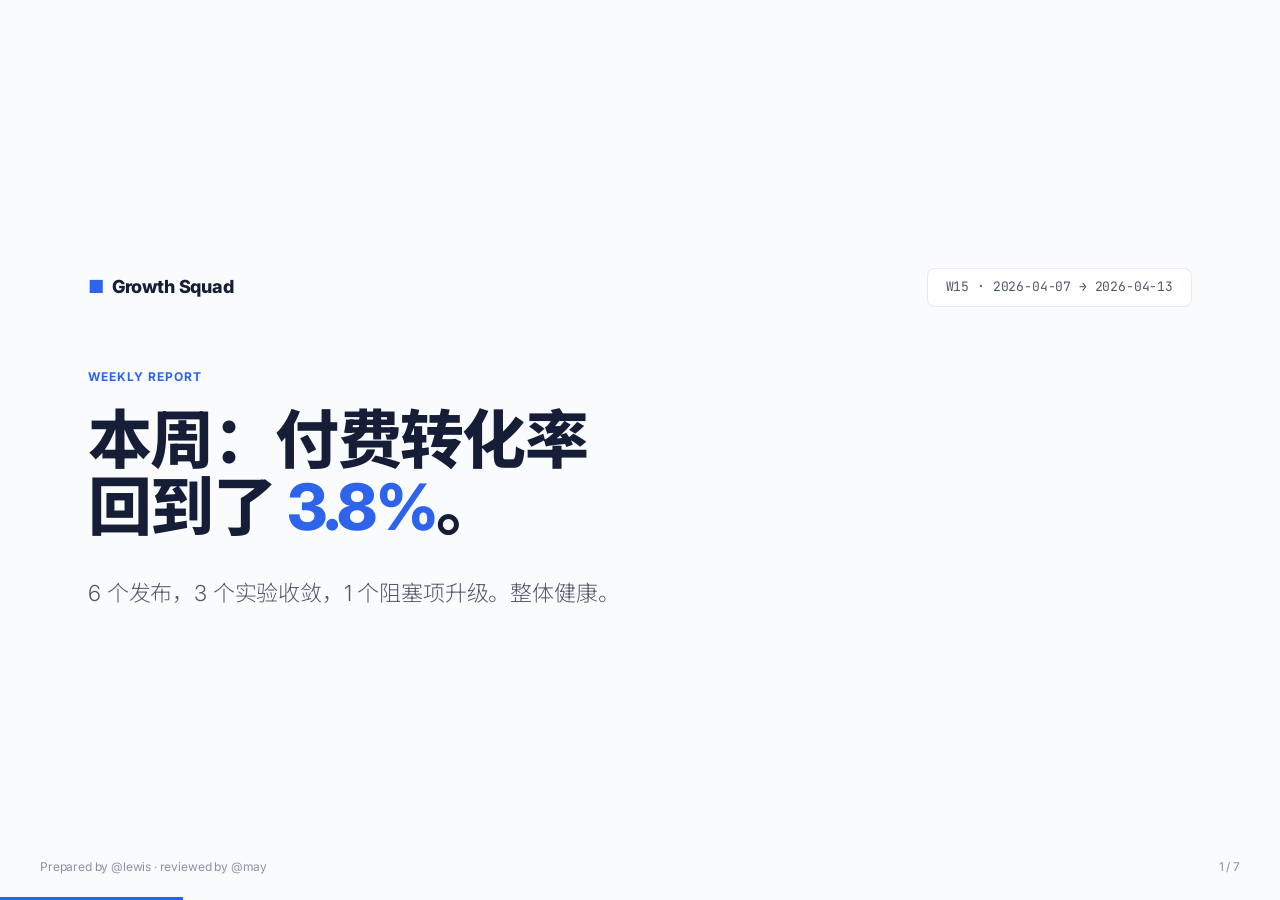
<file: templates/full-decks/weekly-report/index.html>
<!DOCTYPE html>
<html lang="zh-CN">
<head>
<meta charset="utf-8"><meta name="viewport" content="width=device-width,initial-scale=1">
<title>Growth Squad · Weekly W15</title>
<link rel="stylesheet" href="../../../assets/fonts.css">
<link rel="stylesheet" href="../../../assets/base.css">
<link rel="stylesheet" href="../../../assets/animations/animations.css">
<link rel="stylesheet" href="style.css">
</head>
<body class="tpl-weekly-report">
<div class="deck">

  <!-- 1. Cover -->
  <section class="slide" data-title="Cover">
    <div class="cover-head">
      <div class="logo">Growth Squad</div>
      <div class="week-chip">W15 · 2026-04-07 → 2026-04-13</div>
    </div>
    <p class="kicker">WEEKLY REPORT</p>
    <h1 class="h1 mt-s">本周：付费转化率<br>回到了 <span style="color:var(--accent)">3.8%</span>。</h1>
    <p class="lede mt-m">6 个发布，3 个实验收敛，1 个阻塞项升级。整体健康。</p>
    <div class="deck-footer"><span>Prepared by @lewis · reviewed by @may</span><span class="slide-number" data-current="1" data-total="7"></span></div>
  </section>

  <!-- 2. KPI -->
  <section class="slide" data-title="KPIs">
    <p class="kicker">HIGHLIGHTS · KPIs</p>
    <h2 class="h2">本周核心指标</h2>
    <div class="grid g4 mt-l">
      <div class="kpi good"><div class="label">Paid conv.</div><div class="value">3.82%</div><div class="delta up">▲ +0.4 pts WoW</div></div>
      <div class="kpi good"><div class="label">MRR</div><div class="value">$148k</div><div class="delta up">▲ +6.1%</div></div>
      <div class="kpi"><div class="label">Signups</div><div class="value">12,430</div><div class="delta flat">— +0.3%</div></div>
      <div class="kpi bad"><div class="label">D7 retention</div><div class="value">41%</div><div class="delta down">▼ -1.8 pts</div></div>
      <div class="kpi good"><div class="label">NPS</div><div class="value">64</div><div class="delta up">▲ +3</div></div>
      <div class="kpi"><div class="label">Support tickets</div><div class="value">318</div><div class="delta flat">— -12</div></div>
      <div class="kpi warn"><div class="label">p95 latency</div><div class="value">412ms</div><div class="delta down">▼ +38ms</div></div>
      <div class="kpi good"><div class="label">Deploys</div><div class="value">37</div><div class="delta up">▲ +9</div></div>
    </div>
  </section>

  <!-- 3. Shipped -->
  <section class="slide" data-title="Shipped">
    <p class="kicker">SHIPPED THIS WEEK · 6 items</p>
    <h2 class="h2">Shipped</h2>
    <div class="mt-l" style="max-width:980px">
      <div class="ship-item"><span class="tag feat">FEAT</span><div><b>New onboarding checklist v3</b><p class="dim" style="font-size:13px;margin:2px 0 0">4-step checklist replaces the old 7-step modal. A/B won +18% activation.</p></div><span class="owner">@may</span></div>
      <div class="ship-item"><span class="tag feat">FEAT</span><div><b>Stripe Tax auto-filing</b><p class="dim" style="font-size:13px;margin:2px 0 0">Quarterly filings now handled for 12 US states via Stripe Tax API.</p></div><span class="owner">@raj</span></div>
      <div class="ship-item"><span class="tag exp">EXP</span><div><b>Pricing page hero test</b><p class="dim" style="font-size:13px;margin:2px 0 0">"From $29" vs "Free trial" headline. Free-trial wins +22% click-through.</p></div><span class="owner">@lewis</span></div>
      <div class="ship-item"><span class="tag fix">FIX</span><div><b>Edge case in SSO redirect</b><p class="dim" style="font-size:13px;margin:2px 0 0">Google Workspace users with custom domains now land on the correct workspace.</p></div><span class="owner">@eli</span></div>
      <div class="ship-item"><span class="tag infra">INFRA</span><div><b>Postgres 16 upgrade</b><p class="dim" style="font-size:13px;margin:2px 0 0">Zero-downtime migration. Query p50 down 14%, p95 down 9%.</p></div><span class="owner">@raj</span></div>
      <div class="ship-item"><span class="tag feat">FEAT</span><div><b>Referral rewards v1</b><p class="dim" style="font-size:13px;margin:2px 0 0">Both sides get 1 month free. Dashboard + email flow live behind flag.</p></div><span class="owner">@may</span></div>
    </div>
  </section>

  <!-- 4. Metrics chart -->
  <section class="slide" data-title="Metrics">
    <p class="kicker">METRIC DEEP-DIVE</p>
    <h2 class="h2">Paid conversion, last 8 weeks</h2>
    <div class="chart mt-l">
      <div class="row" style="justify-content:space-between"><h4>Paid conv. rate · weekly</h4><span class="pill" style="background:var(--surface-2);color:var(--text-2)">target: 4.0%</span></div>
      <div class="chart-bars">
        <div class="col"><div class="b" data-v="3.1%" style="height:58%"></div><div class="lbl">W08</div></div>
        <div class="col"><div class="b" data-v="3.3%" style="height:64%"></div><div class="lbl">W09</div></div>
        <div class="col"><div class="b" data-v="3.5%" style="height:72%"></div><div class="lbl">W10</div></div>
        <div class="col"><div class="b" data-v="3.6%" style="height:75%"></div><div class="lbl">W11</div></div>
        <div class="col"><div class="b" data-v="3.4%" style="height:68%"></div><div class="lbl">W12</div></div>
        <div class="col"><div class="b" data-v="3.0%" style="height:55%"></div><div class="lbl">W13</div></div>
        <div class="col"><div class="b" data-v="3.4%" style="height:68%"></div><div class="lbl">W14</div></div>
        <div class="col"><div class="b" data-v="3.8%" style="height:88%"></div><div class="lbl">W15</div></div>
      </div>
      <p class="dim mt-m" style="font-size:13px;margin-top:36px">Drop in W13 tracked to a broken Stripe webhook (fixed W14). Rebound in W15 is driven by the new onboarding checklist.</p>
    </div>
  </section>

  <!-- 5. Blockers -->
  <section class="slide" data-title="Blockers">
    <p class="kicker">BLOCKERS · 3 items</p>
    <h2 class="h2">Needs attention</h2>
    <div class="mt-l" style="max-width:900px">
      <div class="blocker">
        <h4>p95 latency regressed to 412ms (+38ms)</h4>
        <p>Traced to the new recommender service under load. Adding caching layer + connection pooling.</p>
        <div class="meta">owner: @raj · ETA: W16 Wed · severity: medium</div>
      </div>
      <div class="blocker">
        <h4>Apple Pay disabled in EU for 3 days</h4>
        <p>Stripe credential rotation wasn't synced to the EU account. Fixed, but cost ~$4.2k in lost checkouts.</p>
        <div class="meta">owner: @eli · severity: high · postmortem in progress</div>
      </div>
      <div class="blocker">
        <h4>D7 retention down 1.8 points</h4>
        <p>Cohort analysis shows it's isolated to the free-trial pricing test. Need to decide: kill test, or push through W16.</p>
        <div class="meta">owner: @lewis · needs decision from @may by Monday</div>
      </div>
    </div>
  </section>

  <!-- 6. Next week -->
  <section class="slide" data-title="Next Week">
    <p class="kicker">NEXT WEEK · W16 plan</p>
    <h2 class="h2">下周重点</h2>
    <div class="mt-l" style="max-width:960px">
      <div class="next-row"><div class="owner">@raj</div><div class="task"><b>Ship recommender cache layer</b><span>blocker · must land Wed</span></div></div>
      <div class="next-row"><div class="owner">@may</div><div class="task"><b>Referral rewards · flag rollout to 100%</b><span>milestone · targets +3% WoW signups</span></div></div>
      <div class="next-row"><div class="owner">@lewis</div><div class="task"><b>Pricing test: decision doc + readout</b><span>deadline Mon noon</span></div></div>
      <div class="next-row"><div class="owner">@eli</div><div class="task"><b>Apple Pay postmortem + runbook update</b><span>include in W16 eng review</span></div></div>
      <div class="next-row"><div class="owner">squad</div><div class="task"><b>Q2 OKR planning offsite</b><span>Thu 2–5pm · async pre-reads Wed</span></div></div>
    </div>
  </section>

  <!-- 7. Thanks -->
  <section class="slide center tc" data-title="Thanks">
    <div>
      <p class="kicker">FIN · week 15</p>
      <h1 class="h1" style="font-size:100px">Thanks, team 🫶</h1>
      <p class="lede" style="margin:16px auto">Solid week. Rebound earned, not luck.</p>
      <div class="row mt-l" style="justify-content:center;gap:16px">
        <span class="week-chip">Next report: Mon W16</span>
        <span class="week-chip">questions → #growth-squad</span>
      </div>
    </div>
  </section>

</div>
<script src="../../../assets/runtime.js"></script>
</body></html>
</file>
<file: assets/fonts.css>
/* html-ppt :: shared webfonts */
@import url('https://fonts.googleapis.com/css2?family=Inter:wght@200;300;400;500;600;700;800;900&display=swap');
@import url('https://fonts.googleapis.com/css2?family=Noto+Sans+SC:wght@200;300;400;500;600;700;900&display=swap');
@import url('https://fonts.googleapis.com/css2?family=Noto+Serif+SC:wght@300;400;600;700&display=swap');
@import url('https://fonts.googleapis.com/css2?family=JetBrains+Mono:wght@400;500;700&display=swap');
@import url('https://fonts.googleapis.com/css2?family=Playfair+Display:ital,wght@0,400;0,600;0,800;1,400&display=swap');
@import url('https://fonts.googleapis.com/css2?family=Space+Grotesk:wght@300;400;500;600;700&display=swap');
@import url('https://fonts.googleapis.com/css2?family=IBM+Plex+Mono:wght@300;400;500;700&display=swap');
@import url('https://fonts.googleapis.com/css2?family=Archivo+Black&display=swap');
</file>
<file: assets/base.css>
/* html-ppt :: base.css — reset + shared tokens + layout primitives */
/* Default tokens. Themes in assets/themes/*.css override the :root block. */
:root {
  --bg: #ffffff;
  --bg-soft: #f7f7f8;
  --surface: #ffffff;
  --surface-2: #f2f2f4;
  --border: rgba(0,0,0,.08);
  --border-strong: rgba(0,0,0,.16);
  --text-1: #111216;
  --text-2: #55596a;
  --text-3: #8a8f9e;
  --accent: #3b6cff;
  --accent-2: #7a5cff;
  --accent-3: #ff5c8a;
  --good: #1aaf6c;
  --warn: #f5a524;
  --bad:  #e0445a;
  --grad: linear-gradient(135deg,#3b6cff,#7a5cff 55%,#ff5c8a);
  --grad-soft: linear-gradient(135deg,#eef2ff,#f5ecff 55%,#ffeef5);
  --radius: 18px;
  --radius-sm: 12px;
  --radius-lg: 26px;
  --shadow: 0 10px 30px rgba(18,24,40,.08), 0 2px 6px rgba(18,24,40,.04);
  --shadow-lg: 0 24px 60px rgba(18,24,40,.14), 0 6px 16px rgba(18,24,40,.06);
  --font-sans: 'Inter','Noto Sans SC',-apple-system,BlinkMacSystemFont,Helvetica,Arial,sans-serif;
  --font-serif: 'Playfair Display','Noto Serif SC',Georgia,serif;
  --font-mono: 'JetBrains Mono','IBM Plex Mono',SFMono-Regular,Menlo,monospace;
  --font-display: var(--font-sans);
  --letter-tight: -.03em;
  --letter-normal: -.01em;
  --ease: cubic-bezier(.4,0,.2,1);
}

*,*::before,*::after{box-sizing:border-box}
html,body{margin:0;padding:0;background:var(--bg);color:var(--text-1);
  font-family:var(--font-sans);font-weight:400;line-height:1.6;
  -webkit-font-smoothing:antialiased;-moz-osx-font-smoothing:grayscale;
  letter-spacing:var(--letter-normal)}
img,svg,video{max-width:100%;display:block}
a{color:var(--accent);text-decoration:none}
a:hover{text-decoration:underline}
code,kbd,pre,samp{font-family:var(--font-mono)}

/* ================= SLIDE SYSTEM ================= */
.deck{position:relative;width:100vw;height:100vh;overflow:hidden;background:var(--bg)}
.slide{
  position:absolute;inset:0;
  display:flex;flex-direction:column;justify-content:center;
  padding:72px 96px;
  box-sizing:border-box;
  opacity:0;pointer-events:none;
  transition:opacity .5s var(--ease), transform .5s var(--ease);
  transform:translateX(30px);
  overflow:hidden;
}
.slide.is-active{opacity:1;pointer-events:auto;transform:translateX(0);z-index:2}
.slide.is-prev{transform:translateX(-30px)}

/* single-page standalone (used when a layout file is opened directly) */
body.single .slide{position:relative;width:100vw;height:100vh;opacity:1;transform:none;pointer-events:auto}

/* ================= TYPOGRAPHY ================= */
.eyebrow{font-size:13px;font-weight:500;letter-spacing:.16em;text-transform:uppercase;color:var(--text-3)}
.kicker{font-size:14px;font-weight:600;color:var(--accent);letter-spacing:.08em;text-transform:uppercase}
h1.title,.h1{font-family:var(--font-display);font-size:72px;line-height:1.05;font-weight:800;letter-spacing:var(--letter-tight);margin:0 0 18px;color:var(--text-1)}
h2.title,.h2{font-family:var(--font-display);font-size:54px;line-height:1.1;font-weight:700;letter-spacing:var(--letter-tight);margin:0 0 14px}
h3,.h3{font-size:32px;line-height:1.2;font-weight:600;letter-spacing:var(--letter-normal);margin:0 0 10px}
h4,.h4{font-size:22px;line-height:1.3;font-weight:600;margin:0 0 8px}
.lede{font-size:22px;line-height:1.55;color:var(--text-2);font-weight:300;max-width:62ch}
.dim{color:var(--text-2)}
.dim2{color:var(--text-3)}
.mono{font-family:var(--font-mono)}
.serif{font-family:var(--font-serif)}
.gradient-text{background:var(--grad);-webkit-background-clip:text;background-clip:text;-webkit-text-fill-color:transparent;color:transparent}

/* ================= LAYOUT PRIMITIVES ================= */
.stack>*+*{margin-top:14px}
.row{display:flex;gap:24px;align-items:center}
.row.wrap{flex-wrap:wrap}
.grid{display:grid;gap:24px}
.g2{grid-template-columns:repeat(2,1fr)}
.g3{grid-template-columns:repeat(3,1fr)}
.g4{grid-template-columns:repeat(4,1fr)}
.center{display:flex;align-items:center;justify-content:center;text-align:center}
.fill{flex:1}
.sp-t{padding-top:24px}.sp-b{padding-bottom:24px}
.mt-s{margin-top:8px}.mt-m{margin-top:18px}.mt-l{margin-top:32px}
.mb-s{margin-bottom:8px}.mb-m{margin-bottom:18px}.mb-l{margin-bottom:32px}

/* ================= CARDS ================= */
.card{background:var(--surface);border:1px solid var(--border);border-radius:var(--radius);
  padding:26px 28px;box-shadow:var(--shadow);position:relative;overflow:hidden}
.card-soft{background:var(--surface-2);border:1px solid var(--border)}
.card-outline{background:transparent;border:1.5px solid var(--border-strong);box-shadow:none}
.card-accent{background:var(--surface);border-top:3px solid var(--accent)}
.card-hover{transition:transform .3s var(--ease),box-shadow .3s var(--ease)}
.card-hover:hover{transform:translateY(-4px);box-shadow:var(--shadow-lg)}

.pill{display:inline-block;padding:4px 12px;border-radius:999px;font-size:12px;font-weight:500;
  background:var(--surface-2);color:var(--text-2);border:1px solid var(--border)}
.pill-accent{background:color-mix(in srgb,var(--accent) 12%,transparent);color:var(--accent);border-color:color-mix(in srgb,var(--accent) 28%,transparent)}

/* ================= BARS / DIVIDERS ================= */
.divider{height:1px;background:var(--border);width:100%}
.divider-accent{height:3px;width:72px;background:var(--accent);border-radius:2px}

/* ================= CHROME (header/footer/progress) ================= */
.deck-header{position:absolute;top:24px;left:40px;right:40px;display:flex;align-items:center;justify-content:space-between;
  font-size:12px;color:var(--text-3);letter-spacing:.12em;text-transform:uppercase;z-index:10;pointer-events:none}
.deck-footer{position:absolute;bottom:24px;left:40px;right:40px;display:flex;align-items:center;justify-content:space-between;
  font-size:12px;color:var(--text-3);z-index:10;pointer-events:none}
.slide-number::before{content:attr(data-current)}
.slide-number::after{content:" / " attr(data-total)}
.progress-bar{position:fixed;left:0;right:0;bottom:0;height:3px;background:transparent;z-index:20}
.progress-bar > span{display:block;height:100%;width:0;background:var(--accent);transition:width .3s var(--ease)}

/* ================= PRESENTER / OVERVIEW ================= */
.notes{display:none!important}
.notes-overlay{position:fixed;inset:auto 0 0 0;max-height:42vh;background:rgba(20,22,30,.95);color:#e8ebf4;
  padding:20px 32px;font-size:16px;line-height:1.6;border-top:1px solid rgba(255,255,255,.1);transform:translateY(100%);
  transition:transform .3s var(--ease);z-index:40;overflow:auto;font-family:var(--font-sans)}
.notes-overlay.open{transform:translateY(0)}
.overview{position:fixed;inset:0;background:rgba(10,12,18,.92);backdrop-filter:blur(12px);z-index:50;
  display:none;padding:40px;overflow:auto}
.overview.open{display:grid;grid-template-columns:repeat(4,1fr);gap:20px;align-content:start}
.overview .thumb{background:var(--surface);border:1px solid var(--border);border-radius:12px;
  aspect-ratio:16/9;overflow:hidden;cursor:pointer;position:relative;color:var(--text-1);padding:16px;
  font-size:11px;transition:transform .2s var(--ease)}
.overview .thumb:hover{transform:scale(1.04)}
.overview .thumb .n{position:absolute;top:8px;left:10px;font-weight:700;font-size:14px;color:var(--text-3)}
.overview .thumb .t{position:absolute;bottom:10px;left:14px;right:14px;font-weight:600;color:var(--text-1)}

/* ================= PRESENTER VIEW ================= */
/* Presenter view opens in a separate popup window (S key).
 * All presenter styles are self-contained in the popup HTML generated by runtime.js.
 * The audience window (this file) is NOT affected — it stays as normal deck view.
 * Only the .notes class below is needed to hide speaker notes from audience. */

/* ================= UTILITY ================= */
.hidden{display:none!important}
.nowrap{white-space:nowrap}
.tr{text-align:right}.tc{text-align:center}.tl{text-align:left}
.uppercase{text-transform:uppercase;letter-spacing:.12em}

/* ================= EXPORT DIALOG (P key) ================= */
.export-overlay{position:fixed;inset:0;background:rgba(10,12,18,.94);backdrop-filter:blur(12px);z-index:60;display:none;align-items:center;justify-content:center;padding:24px}
.export-overlay.open{display:flex}
.export-panel{width:100%;max-width:1280px;max-height:90vh;background:var(--bg);border:1px solid var(--border);border-radius:var(--radius-lg);box-shadow:var(--shadow);display:flex;flex-direction:column;overflow:hidden}
.export-header{display:flex;align-items:center;gap:16px;padding:18px 24px;border-bottom:1px solid var(--border);flex-shrink:0}
.export-header h2{margin:0;font-size:18px;font-weight:700;color:var(--text-1);flex:1}
.export-count{font-size:13px;color:var(--text-2);font-family:var(--font-mono)}
.export-close{background:none;border:none;color:var(--text-3);font-size:24px;cursor:pointer;padding:4px 8px;border-radius:6px;line-height:1;transition:background .15s,color .15s}
.export-close:hover{background:var(--surface-2);color:var(--text-1)}
.export-grid{display:grid;grid-template-columns:repeat(4,1fr);gap:14px;padding:20px 24px;overflow-y:auto;flex:1}
.export-thumb{position:relative;background:var(--surface);border:2px solid var(--border);border-radius:10px;overflow:hidden;cursor:pointer;transition:border-color .2s,transform .2s;aspect-ratio:16/9}
.export-thumb:hover{border-color:var(--accent-2);transform:scale(1.02)}
.export-thumb.selected{border-color:var(--accent)}
.export-thumb-inner{position:absolute;inset:0;overflow:hidden}
.export-thumb .mini-slide{position:absolute;top:0;left:0;width:1920px;height:1080px;transform-origin:top left;pointer-events:none;background:var(--bg)}
.export-thumb .mini-slide .slide{position:absolute;inset:0;transform:none;opacity:1;padding:72px 96px}
.export-check{position:absolute;top:8px;right:8px;z-index:15;width:26px;height:26px;background:rgba(0,0,0,.55);border:2px solid rgba(255,255,255,.35);border-radius:6px;display:flex;align-items:center;justify-content:center;transition:background .15s,border-color .15s;pointer-events:auto}
.export-thumb:hover .export-check{border-color:rgba(255,255,255,.7)}
.export-thumb.selected .export-check{background:var(--accent);border-color:var(--accent)}
.export-check svg{display:none;width:14px;height:14px}
.export-check svg polyline,.export-check svg path{stroke:var(--bg);stroke-width:3}
.export-thumb.selected .export-check svg{display:block}
.export-thumb-label{position:absolute;bottom:0;left:0;right:0;padding:6px 10px;background:linear-gradient(transparent,rgba(0,0,0,.75));display:flex;align-items:center;gap:8px;z-index:10;pointer-events:none}
.export-thumb-num{font-size:12px;font-weight:700;color:var(--accent);font-family:var(--font-mono);flex-shrink:0}
.export-thumb-title{font-size:12px;font-weight:500;color:#fff;white-space:nowrap;overflow:hidden;text-overflow:ellipsis}
.export-bar{display:flex;align-items:center;justify-content:space-between;padding:14px 24px;border-top:1px solid var(--border);flex-shrink:0;gap:12px;flex-wrap:wrap}
.export-bar-left,.export-bar-right{display:flex;align-items:center;gap:8px}
.export-btn{padding:8px 16px;border-radius:8px;font-size:13px;font-weight:600;font-family:inherit;cursor:pointer;border:1px solid var(--border);background:var(--surface);color:var(--text-1);transition:background .15s,border-color .15s,opacity .15s}
.export-btn:hover{background:var(--surface-2);border-color:var(--border-strong)}
.export-btn:disabled{opacity:.4;cursor:not-allowed}
.export-btn-primary{background:var(--accent);border-color:var(--accent);color:#0d1117;font-weight:700}
.export-btn-primary:hover{filter:brightness(1.15)}
.export-btn-primary:disabled{filter:none}
.export-progress{display:none;align-items:center;gap:14px;padding:12px 24px;border-top:1px solid var(--border);flex-shrink:0}
.export-progress.active{display:flex}
.export-progress-bar{flex:1;height:4px;background:var(--surface-2);border-radius:2px;overflow:hidden}
.export-progress-bar span{display:block;height:100%;width:0%;background:var(--accent);transition:width .3s ease}
.export-progress-text{font-size:12px;color:var(--text-2);white-space:nowrap;font-family:var(--font-mono);min-width:140px}

/* ================= PRINT ================= */
@media print{
  .slide{position:relative;opacity:1!important;transform:none!important;page-break-after:always;height:100vh}
  .deck-header,.deck-footer,.progress-bar,.notes-overlay,.overview{display:none!important}
  .gradient-text{background:none!important;-webkit-background-clip:initial!important;background-clip:initial!important;-webkit-text-fill-color:var(--accent)!important;color:var(--accent)!important}
}
</file>
<file: assets/themes/minimal-white.css>
/* theme: minimal-white — 极简白，克制高级 */
:root{
  --bg:#ffffff;--bg-soft:#fafafa;--surface:#ffffff;--surface-2:#f5f5f6;
  --border:rgba(17,18,22,.08);--border-strong:rgba(17,18,22,.16);
  --text-1:#0c0d10;--text-2:#55596a;--text-3:#9ca1b0;
  --accent:#111216;--accent-2:#3b3f4a;--accent-3:#6b6f7a;
  --good:#1aaf6c;--warn:#c98500;--bad:#c13a3a;
  --grad:linear-gradient(135deg,#111216,#3b3f4a);
  --grad-soft:linear-gradient(135deg,#f5f5f6,#ffffff);
  --radius:14px;--radius-sm:8px;--radius-lg:22px;
  --shadow:0 1px 2px rgba(17,18,22,.04),0 8px 24px rgba(17,18,22,.06);
  --shadow-lg:0 20px 60px rgba(17,18,22,.1);
  --font-sans:'Inter','Noto Sans SC',sans-serif;
  --font-display:'Inter','Noto Sans SC',sans-serif;
  --letter-tight:-.035em;
}
</file>
<file: assets/animations/animations.css>
/* html-ppt :: animations.css
 * Apply by adding class="anim-<name>" or data-anim="<name>".
 * Durations are deliberately snappy; tweak --anim-dur per element.
 */
:root{--anim-dur:.7s;--anim-ease:cubic-bezier(.4,0,.2,1)}

/* ---------- FADE DIRECTIONALS ---------- */
@keyframes kf-fade-up{from{opacity:0;transform:translateY(32px)}to{opacity:1;transform:none}}
@keyframes kf-fade-down{from{opacity:0;transform:translateY(-32px)}to{opacity:1;transform:none}}
@keyframes kf-fade-left{from{opacity:0;transform:translateX(-40px)}to{opacity:1;transform:none}}
@keyframes kf-fade-right{from{opacity:0;transform:translateX(40px)}to{opacity:1;transform:none}}
.anim-fade-up{animation:kf-fade-up var(--anim-dur) var(--anim-ease) both}
.anim-fade-down{animation:kf-fade-down var(--anim-dur) var(--anim-ease) both}
.anim-fade-left{animation:kf-fade-left var(--anim-dur) var(--anim-ease) both}
.anim-fade-right{animation:kf-fade-right var(--anim-dur) var(--anim-ease) both}

/* ---------- RISE / DROP / ZOOM / BLUR / GLITCH ---------- */
@keyframes kf-rise{from{opacity:0;transform:translateY(60px) scale(.97);filter:blur(6px)}to{opacity:1;transform:none;filter:none}}
@keyframes kf-drop{from{opacity:0;transform:translateY(-60px) scale(.97)}to{opacity:1;transform:none}}
@keyframes kf-zoom{0%{opacity:0;transform:scale(.6)}60%{transform:scale(1.04)}100%{opacity:1;transform:scale(1)}}
@keyframes kf-blur{from{opacity:0;filter:blur(18px)}to{opacity:1;filter:none}}
@keyframes kf-glitch{0%{opacity:0;transform:translateX(0);clip-path:inset(0 0 0 0)}
  20%{opacity:1;transform:translateX(-6px);clip-path:inset(20% 0 30% 0)}
  40%{transform:translateX(4px);clip-path:inset(50% 0 10% 0)}
  60%{transform:translateX(-3px);clip-path:inset(10% 0 60% 0)}
  80%{transform:translateX(2px);clip-path:inset(0 0 0 0)}
  100%{opacity:1;transform:none}}
.anim-rise-in{animation:kf-rise .9s var(--anim-ease) both}
.anim-drop-in{animation:kf-drop .8s var(--anim-ease) both}
.anim-zoom-pop{animation:kf-zoom .7s cubic-bezier(.22,1.3,.36,1) both}
.anim-blur-in{animation:kf-blur .8s var(--anim-ease) both}
.anim-glitch-in{animation:kf-glitch .8s steps(5,end) both}

/* ---------- TYPEWRITER ---------- */
.anim-typewriter{display:inline-block;overflow:hidden;white-space:nowrap;border-right:2px solid currentColor;
  width:0;animation:kf-type 2.4s steps(40,end) forwards, kf-caret 1s step-end infinite}
@keyframes kf-type{to{width:100%}}
@keyframes kf-caret{50%{border-color:transparent}}

/* ---------- GLOW / SHIMMER / GRADIENT-FLOW ---------- */
@keyframes kf-neon{0%,100%{text-shadow:0 0 8px var(--accent),0 0 20px var(--accent)}
  50%{text-shadow:0 0 16px var(--accent),0 0 40px var(--accent),0 0 80px var(--accent)}}
.anim-neon-glow{animation:kf-neon 2s ease-in-out infinite}

.anim-shimmer-sweep{position:relative;overflow:hidden}
.anim-shimmer-sweep::after{content:"";position:absolute;inset:0;
  background:linear-gradient(110deg,transparent 40%,rgba(255,255,255,.55) 50%,transparent 60%);
  transform:translateX(-100%);animation:kf-shimmer 2.4s var(--anim-ease) infinite}
@keyframes kf-shimmer{to{transform:translateX(100%)}}

.anim-gradient-flow{background:linear-gradient(90deg,var(--accent),var(--accent-2,var(--accent)),var(--accent-3,var(--accent)),var(--accent));
  background-size:300% 100%;-webkit-background-clip:text;background-clip:text;color:transparent;-webkit-text-fill-color:transparent;
  animation:kf-gradflow 4s linear infinite}
@keyframes kf-gradflow{to{background-position:300% 0}}

/* ---------- STAGGER LIST ---------- */
.anim-stagger-list > *{opacity:0;animation:kf-rise .65s var(--anim-ease) both}
.anim-stagger-list > *:nth-child(1){animation-delay:.05s}
.anim-stagger-list > *:nth-child(2){animation-delay:.15s}
.anim-stagger-list > *:nth-child(3){animation-delay:.25s}
.anim-stagger-list > *:nth-child(4){animation-delay:.35s}
.anim-stagger-list > *:nth-child(5){animation-delay:.45s}
.anim-stagger-list > *:nth-child(6){animation-delay:.55s}
.anim-stagger-list > *:nth-child(7){animation-delay:.65s}
.anim-stagger-list > *:nth-child(8){animation-delay:.75s}
.anim-stagger-list > *:nth-child(n+9){animation-delay:.85s}

/* ---------- COUNTER-UP (JS-driven, marker class only) ---------- */
.counter{font-variant-numeric:tabular-nums}

/* ---------- SVG PATH DRAW ---------- */
.anim-path-draw path,.anim-path-draw line,.anim-path-draw polyline,.anim-path-draw circle,.anim-path-draw rect{
  stroke-dasharray:1000;stroke-dashoffset:1000;animation:kf-draw 2s var(--anim-ease) forwards}
@keyframes kf-draw{to{stroke-dashoffset:0}}

/* ---------- PARALLAX TILT (hover) ---------- */
.anim-parallax-tilt{transform-style:preserve-3d;transition:transform .4s var(--anim-ease)}
.anim-parallax-tilt:hover{transform:perspective(900px) rotateX(6deg) rotateY(-8deg) translateZ(10px)}

/* ---------- CARD FLIP 3D ---------- */
@keyframes kf-flip{from{transform:perspective(1200px) rotateY(-90deg);opacity:0}
  to{transform:perspective(1200px) rotateY(0);opacity:1}}
.anim-card-flip-3d{animation:kf-flip .9s var(--anim-ease) both;transform-style:preserve-3d;backface-visibility:hidden}

/* ---------- CUBE ROTATE 3D ---------- */
@keyframes kf-cube{from{transform:perspective(1200px) rotateX(20deg) rotateY(-90deg) translateZ(-200px);opacity:0}
  to{transform:perspective(1200px) rotateX(0) rotateY(0) translateZ(0);opacity:1}}
.anim-cube-rotate-3d{animation:kf-cube 1s var(--anim-ease) both}

/* ---------- PAGE TURN 3D ---------- */
@keyframes kf-pageturn{from{transform:perspective(1600px) rotateY(-85deg);transform-origin:left center;opacity:0}
  to{transform:perspective(1600px) rotateY(0);opacity:1}}
.anim-page-turn-3d{animation:kf-pageturn 1s var(--anim-ease) both;transform-origin:left center}

/* ---------- PERSPECTIVE ZOOM ---------- */
@keyframes kf-pzoom{from{opacity:0;transform:perspective(1400px) translateZ(-400px) rotateX(12deg)}
  to{opacity:1;transform:none}}
.anim-perspective-zoom{animation:kf-pzoom 1s var(--anim-ease) both}

/* ---------- MARQUEE SCROLL ---------- */
.anim-marquee-scroll{display:flex;gap:48px;white-space:nowrap;animation:kf-marquee 20s linear infinite}
@keyframes kf-marquee{from{transform:translateX(0)}to{transform:translateX(-50%)}}

/* ---------- KEN BURNS ---------- */
@keyframes kf-kenburns{0%{transform:scale(1) translate(0,0)}100%{transform:scale(1.15) translate(-2%,-1%)}}
.anim-kenburns{animation:kf-kenburns 14s ease-in-out infinite alternate}

/* ---------- CONFETTI BURST (pseudo — pure CSS sparkles) ---------- */
.anim-confetti-burst{position:relative}
.anim-confetti-burst::before,.anim-confetti-burst::after{
  content:"";position:absolute;top:50%;left:50%;width:8px;height:8px;border-radius:50%;
  background:var(--accent);box-shadow:
    20px -30px 0 var(--accent-2,var(--accent)),-25px -20px 0 var(--accent-3,var(--accent)),
    30px 20px 0 var(--good,#1aaf6c),-30px 25px 0 var(--warn,#f5a524),
    40px -10px 0 var(--bad,#e0445a),-45px 0 0 var(--accent),
    10px 40px 0 var(--accent-2,var(--accent)),-15px -40px 0 var(--accent-3,var(--accent));
  opacity:0;animation:kf-confetti 1.2s var(--anim-ease) forwards}
.anim-confetti-burst::after{animation-delay:.15s;transform:rotate(45deg)}
@keyframes kf-confetti{0%{opacity:0;transform:scale(.2)}30%{opacity:1}100%{opacity:0;transform:scale(2.2)}}

/* ---------- SPOTLIGHT ---------- */
@keyframes kf-spot{0%{clip-path:circle(0% at 50% 50%)}100%{clip-path:circle(140% at 50% 50%)}}
.anim-spotlight{animation:kf-spot 1.1s var(--anim-ease) both}

/* ---------- MORPH SHAPE (SVG) ---------- */
.anim-morph-shape path{animation:kf-morph 6s ease-in-out infinite alternate}
@keyframes kf-morph{0%{d:path("M60,120 Q120,20 180,120 T300,120")}
  100%{d:path("M60,120 Q120,220 180,120 T300,120")}}

/* ---------- RIPPLE REVEAL ---------- */
@keyframes kf-ripple{0%{clip-path:circle(0% at 20% 80%);opacity:.4}
  100%{clip-path:circle(160% at 20% 80%);opacity:1}}
.anim-ripple-reveal{animation:kf-ripple 1.2s var(--anim-ease) both}

/* reduced motion */
@media (prefers-reduced-motion: reduce){
  [class*="anim-"]{animation:none!important;transition:none!important}
}
</file>
<file: templates/full-decks/course-module/style.css>
/* course-module — academic but friendly */
.tpl-course-module{
  --bg:#fbfaf6;--bg-soft:#f4f1e8;--surface:#ffffff;--surface-2:#f6f3ea;
  --border:rgba(60,45,20,.12);--border-strong:rgba(60,45,20,.24);
  --text-1:#2a2418;--text-2:#5a5140;--text-3:#8a7f68;
  --accent:#2d7d6e;--accent-2:#d88a3a;--accent-3:#c4593f;
  --grad:linear-gradient(135deg,#2d7d6e,#4ea893);
  --radius:14px;--radius-lg:20px;
  --shadow:0 12px 30px rgba(60,45,20,.07);
  font-family:'Inter','Noto Sans SC',sans-serif;
}
.tpl-course-module .slide{padding:64px 80px;background:var(--bg);display:grid;grid-template-columns:260px 1fr;gap:56px;align-content:start}
.tpl-course-module .slide.full{grid-template-columns:1fr;display:flex;flex-direction:column;justify-content:center}
.tpl-course-module .sidebar{border-right:1px solid var(--border);padding-right:32px;position:relative}
.tpl-course-module .sidebar .brand{font-family:'Playfair Display',serif;font-size:22px;font-weight:700;color:var(--accent)}
.tpl-course-module .sidebar .brand::before{content:"✦ ";color:var(--accent-2)}
.tpl-course-module .sidebar h5{font-size:11px;font-weight:700;text-transform:uppercase;letter-spacing:.12em;color:var(--text-3);margin:32px 0 12px}
.tpl-course-module .obj-list{list-style:none;padding:0;margin:0;font-size:13px;color:var(--text-2);line-height:1.5}
.tpl-course-module .obj-list li{padding:8px 0 8px 22px;position:relative;border-bottom:1px dashed var(--border)}
.tpl-course-module .obj-list li::before{content:"○";position:absolute;left:0;top:8px;color:var(--accent)}
.tpl-course-module .obj-list li.done::before{content:"●";color:var(--accent)}
.tpl-course-module .obj-list li.current{color:var(--text-1);font-weight:700}
.tpl-course-module .obj-list li.current::before{content:"▸";color:var(--accent-2)}
.tpl-course-module .main{min-width:0}
.tpl-course-module .h1{font-family:'Playfair Display',serif;font-size:72px;line-height:1.02;font-weight:800;letter-spacing:-.02em;color:var(--text-1)}
.tpl-course-module .h2{font-family:'Playfair Display',serif;font-size:48px;line-height:1.1;font-weight:700;letter-spacing:-.015em;color:var(--text-1)}
.tpl-course-module h3,.tpl-course-module h4{color:var(--text-1)}
.tpl-course-module .kicker{color:var(--accent-2);font-size:12px;font-weight:700;letter-spacing:.14em}
.tpl-course-module .lede{font-size:20px;color:var(--text-2);line-height:1.7}
.tpl-course-module .callout{border-left:4px solid var(--accent-2);background:var(--surface-2);padding:20px 24px;border-radius:0 var(--radius) var(--radius) 0;margin-top:24px}
.tpl-course-module .callout b{color:var(--accent-2)}
.tpl-course-module .concept-box{background:var(--surface);border:1px solid var(--border);border-radius:var(--radius);padding:24px 26px;box-shadow:var(--shadow)}
.tpl-course-module .concept-box h4{margin-top:0;color:var(--accent)}
.tpl-course-module .exercise{background:#fff8ed;border:1.5px dashed var(--accent-2);border-radius:var(--radius);padding:24px 28px}
.tpl-course-module .exercise::before{content:"✎ Exercise";display:block;font-size:12px;font-weight:700;letter-spacing:.12em;color:var(--accent-2);margin-bottom:10px;text-transform:uppercase}
.tpl-course-module .code{background:#2a2418;color:#f4f1e8;border-radius:var(--radius);padding:20px 24px;font-family:'JetBrains Mono',monospace;font-size:14px;line-height:1.7;overflow:auto}
.tpl-course-module .code .cmt{color:#8a7f68;font-style:italic}
.tpl-course-module .code .kw{color:#e8a770}
.tpl-course-module .code .str{color:#8ec6b2}
.tpl-course-module .mcq{background:var(--surface);border:1px solid var(--border);border-radius:var(--radius);padding:18px 22px;margin-bottom:10px;display:flex;gap:14px;align-items:flex-start;cursor:pointer}
.tpl-course-module .mcq .letter{flex:none;width:28px;height:28px;border-radius:50%;border:2px solid var(--text-3);display:flex;align-items:center;justify-content:center;font-weight:700;font-size:13px;color:var(--text-2)}
.tpl-course-module .mcq.correct{border-color:var(--accent);background:rgba(45,125,110,.06)}
.tpl-course-module .mcq.correct .letter{border-color:var(--accent);background:var(--accent);color:#fff}
.tpl-course-module .pill-academic{display:inline-block;padding:4px 12px;border-radius:4px;background:var(--surface-2);border:1px solid var(--border);font-size:12px;color:var(--text-2);font-family:'JetBrains Mono',monospace}
.tpl-course-module .slide.full .h1{font-size:88px}
.tpl-course-module .deck-footer{color:var(--text-3)}
</file>
<file: templates/full-decks/dir-key-nav-minimal/style.css>
/* dir-key-nav-minimal — 方向键极简 · 8 种 mono-background 切换 */
.tpl-dir-key-nav-minimal{
  --dk-font:'Inter','Noto Sans SC','PingFang SC',-apple-system,sans-serif;
  --dk-mono:'JetBrains Mono',monospace;
  background:#000;
  color:#fff;
  font-family:var(--dk-font);
}
.tpl-dir-key-nav-minimal .slide{padding:80px 104px;overflow:hidden;position:absolute;inset:0}
/* 8 background themes */
.tpl-dir-key-nav-minimal .t-indigo{background:linear-gradient(135deg,#0f172a 0%,#1e1b4b 100%);color:#fff}
.tpl-dir-key-nav-minimal .t-cream{background:#F5F0E8;color:#1a1a1a}
.tpl-dir-key-nav-minimal .t-crimson{background:linear-gradient(135deg,#7f1d1d 0%,#991b1b 100%);color:#fff}
.tpl-dir-key-nav-minimal .t-emerald{background:linear-gradient(135deg,#052e16 0%,#064e3b 100%);color:#ecfdf5}
.tpl-dir-key-nav-minimal .t-slate{background:linear-gradient(135deg,#0f1923 0%,#1a2942 100%);color:#e6edf3}
.tpl-dir-key-nav-minimal .t-violet{background:linear-gradient(135deg,#1e0a2e 0%,#2e1065 100%);color:#f5f3ff}
.tpl-dir-key-nav-minimal .t-white{background:#ffffff;color:#111216}
.tpl-dir-key-nav-minimal .t-charcoal{background:linear-gradient(135deg,#111827 0%,#1f2937 100%);color:#f3f4f6}

.tpl-dir-key-nav-minimal .dk-snum{position:absolute;top:30px;right:48px;font-size:11px;font-weight:700;letter-spacing:3px;text-transform:uppercase;font-family:var(--dk-mono)}
.tpl-dir-key-nav-minimal .t-cream .dk-snum,
.tpl-dir-key-nav-minimal .t-white .dk-snum{color:#999}
.tpl-dir-key-nav-minimal .t-indigo .dk-snum,
.tpl-dir-key-nav-minimal .t-crimson .dk-snum,
.tpl-dir-key-nav-minimal .t-emerald .dk-snum,
.tpl-dir-key-nav-minimal .t-slate .dk-snum,
.tpl-dir-key-nav-minimal .t-violet .dk-snum,
.tpl-dir-key-nav-minimal .t-charcoal .dk-snum{color:rgba(255,255,255,.38)}

.tpl-dir-key-nav-minimal .dk-eyebrow{font-size:12px;font-weight:700;letter-spacing:3.5px;text-transform:uppercase;opacity:.55;margin-bottom:22px;display:flex;align-items:center;gap:14px}
.tpl-dir-key-nav-minimal .dk-eyebrow::after{content:'';flex:1;max-width:120px;height:1px;background:currentColor;opacity:.3}
.tpl-dir-key-nav-minimal .dk-h0{font-size:160px;font-weight:900;line-height:.9;letter-spacing:-5px;margin:0 0 20px}
.tpl-dir-key-nav-minimal .dk-h1{font-size:100px;font-weight:900;line-height:.98;letter-spacing:-3px;margin:0 0 18px}
.tpl-dir-key-nav-minimal .dk-h2{font-size:72px;font-weight:800;line-height:1.05;letter-spacing:-2px;margin:0 0 16px}
.tpl-dir-key-nav-minimal .dk-lede{font-size:26px;line-height:1.45;opacity:.72;max-width:900px;font-weight:300}
.tpl-dir-key-nav-minimal .dk-lede strong{font-weight:700;opacity:1}
.tpl-dir-key-nav-minimal .dk-big{font-family:var(--dk-mono);font-size:240px;font-weight:800;line-height:.9;letter-spacing:-10px}

.tpl-dir-key-nav-minimal .dk-line{display:block;width:90px;height:4px;background:currentColor;margin:30px 0;opacity:.85}
.tpl-dir-key-nav-minimal .t-indigo .dk-accent{color:#a5b4fc}
.tpl-dir-key-nav-minimal .t-cream .dk-accent{color:#B5392A}
.tpl-dir-key-nav-minimal .t-crimson .dk-accent{color:#fecaca}
.tpl-dir-key-nav-minimal .t-emerald .dk-accent{color:#6ee7b7}
.tpl-dir-key-nav-minimal .t-slate .dk-accent{color:#7dd3fc}
.tpl-dir-key-nav-minimal .t-violet .dk-accent{color:#c4b5fd}
.tpl-dir-key-nav-minimal .t-white .dk-accent{color:#6366f1}
.tpl-dir-key-nav-minimal .t-charcoal .dk-accent{color:#fbbf24}

.tpl-dir-key-nav-minimal .dk-list{list-style:none;padding:0;margin:28px 0 0;font-family:var(--dk-mono);font-size:22px;line-height:2}
.tpl-dir-key-nav-minimal .dk-list li{padding-left:30px;position:relative;font-weight:400;opacity:.85}
.tpl-dir-key-nav-minimal .dk-list li::before{content:'→';position:absolute;left:0;opacity:.5}
.tpl-dir-key-nav-minimal .dk-grid-2{display:grid;grid-template-columns:1fr 1fr;gap:56px;margin-top:36px}
.tpl-dir-key-nav-minimal .dk-col h3{font-size:28px;font-weight:700;margin-bottom:10px}
.tpl-dir-key-nav-minimal .dk-col p{font-size:19px;line-height:1.55;opacity:.72;font-weight:300}
.tpl-dir-key-nav-minimal .dk-code{font-family:var(--dk-mono);font-size:16px;line-height:1.9;background:rgba(255,255,255,.06);border:1px solid rgba(255,255,255,.12);border-radius:10px;padding:24px 28px;margin-top:24px;white-space:pre}
.tpl-dir-key-nav-minimal .t-cream .dk-code,
.tpl-dir-key-nav-minimal .t-white .dk-code{background:rgba(0,0,0,.05);border-color:rgba(0,0,0,.1)}
.tpl-dir-key-nav-minimal .dk-keyhint{position:absolute;bottom:34px;left:104px;font-family:var(--dk-mono);font-size:12px;letter-spacing:2px;text-transform:uppercase;opacity:.45}
.tpl-dir-key-nav-minimal .dk-keyhint kbd{display:inline-block;padding:2px 10px;margin:0 3px;border:1px solid currentColor;border-radius:4px;font-size:12px}
.tpl-dir-key-nav-minimal .dk-page{position:absolute;bottom:34px;right:48px;font-family:var(--dk-mono);font-size:12px;letter-spacing:2px;opacity:.45}
</file>
<file: templates/full-decks/graphify-dark-graph/style.css>
/* graphify-dark-graph — 暗底玻璃 + 力导向知识图谱 */
.tpl-graphify-dark-graph{
  --gd-bg:#06060c;
  --gd-bg2:#0e1020;
  --gd-text:#f0ece4;
  --gd-text2:#b0a99e;
  --gd-text3:#7a746c;
  --gd-warm:#e8a87c;
  --gd-blue:#7eb8da;
  --gd-green:#7ed3a4;
  --gd-rose:#d4a0b9;
  --gd-purple:#b8a4d6;
  --gd-danger:#e07070;
  background:var(--gd-bg);
  color:var(--gd-text);
  font-family:'Inter','Noto Sans SC',-apple-system,sans-serif;
  letter-spacing:-.01em;
}
.tpl-graphify-dark-graph .slide{background:linear-gradient(160deg,#08080f,#0e1020 50%,#08080f);color:var(--gd-text);padding:64px 88px;overflow:hidden}
.tpl-graphify-dark-graph .gd-ambient{position:absolute;inset:0;pointer-events:none;z-index:0;overflow:hidden}
.tpl-graphify-dark-graph .gd-orb{position:absolute;border-radius:50%;filter:blur(110px);opacity:.35;animation:gdDrift 22s ease-in-out infinite alternate}
.tpl-graphify-dark-graph .gd-orb-1{width:520px;height:520px;background:radial-gradient(circle,rgba(126,184,218,.55),transparent 70%);top:-12%;left:-6%}
.tpl-graphify-dark-graph .gd-orb-2{width:460px;height:460px;background:radial-gradient(circle,rgba(232,168,124,.45),transparent 70%);top:55%;right:-8%;animation-delay:-6s}
.tpl-graphify-dark-graph .gd-orb-3{width:420px;height:420px;background:radial-gradient(circle,rgba(184,164,214,.4),transparent 70%);bottom:-8%;left:30%;animation-delay:-11s}
@keyframes gdDrift{0%{transform:translate(0,0) scale(1)}100%{transform:translate(25px,-20px) scale(1.08)}}
.tpl-graphify-dark-graph .slide > *{position:relative;z-index:2}
.tpl-graphify-dark-graph .gd-snum{position:absolute;top:28px;right:40px;font-size:12px;letter-spacing:.25em;color:var(--gd-text3);z-index:3}
.tpl-graphify-dark-graph .gd-eyebrow{font-size:13px;letter-spacing:.2em;text-transform:uppercase;color:var(--gd-text3);font-weight:500}
.tpl-graphify-dark-graph .gd-h1{font-size:74px;font-weight:800;line-height:1.08;letter-spacing:-.02em;margin:16px 0 10px;color:var(--gd-text)}
.tpl-graphify-dark-graph .gd-h2{font-size:52px;font-weight:700;line-height:1.12;margin:0 0 14px}
.tpl-graphify-dark-graph .gd-lede{font-size:22px;line-height:1.65;font-weight:300;color:var(--gd-text2);max-width:850px}
.tpl-graphify-dark-graph .gd-rainbow{background:linear-gradient(90deg,#ff0080,#ff4d00,#ff9900,#ffe600,#00c853,#0091ea,#6200ea,#ff0080);background-size:200% auto;-webkit-background-clip:text;-webkit-text-fill-color:transparent;animation:gdRainbow 4s linear infinite}
@keyframes gdRainbow{0%{background-position:0% center}100%{background-position:200% center}}
.tpl-graphify-dark-graph .gd-grad{background:linear-gradient(135deg,var(--gd-warm),var(--gd-rose),var(--gd-purple));-webkit-background-clip:text;-webkit-text-fill-color:transparent}
.tpl-graphify-dark-graph .gd-accent{color:var(--gd-warm);font-weight:500}
.tpl-graphify-dark-graph .gd-green{color:var(--gd-green)}
.tpl-graphify-dark-graph .gd-blue{color:var(--gd-blue)}
.tpl-graphify-dark-graph .gd-dim{color:var(--gd-text2)}
.tpl-graphify-dark-graph .gd-mono{font-family:'JetBrains Mono',monospace}
.tpl-graphify-dark-graph .gd-glass{position:relative;overflow:hidden;border-radius:20px;padding:22px 26px;background:rgba(255,255,255,.03);border:1px solid rgba(255,255,255,.1);backdrop-filter:blur(20px) saturate(160%);box-shadow:0 8px 32px rgba(0,0,0,.3),inset 0 1px 0 rgba(255,255,255,.08)}
.tpl-graphify-dark-graph .gd-glass::before{content:'';position:absolute;top:0;left:0;right:0;height:50%;background:linear-gradient(180deg,rgba(255,255,255,.05),transparent);pointer-events:none}
.tpl-graphify-dark-graph .gd-glass-warm{background:rgba(232,168,124,.06);border-color:rgba(232,168,124,.2)}
.tpl-graphify-dark-graph .gd-glass-green{background:rgba(126,211,164,.06);border-color:rgba(126,211,164,.2)}
.tpl-graphify-dark-graph .gd-glass-blue{background:rgba(126,184,218,.06);border-color:rgba(126,184,218,.2)}
.tpl-graphify-dark-graph .gd-grid-3{display:grid;grid-template-columns:repeat(3,1fr);gap:16px;margin-top:24px}
.tpl-graphify-dark-graph .gd-grid-4{display:grid;grid-template-columns:repeat(4,1fr);gap:14px;margin-top:24px}
.tpl-graphify-dark-graph .gd-tag{display:inline-block;border-radius:999px;padding:5px 14px;font-size:12px;font-weight:500;margin:2px 4px 2px 0;background:rgba(255,255,255,.04);border:1px solid rgba(255,255,255,.1);color:var(--gd-text2)}
.tpl-graphify-dark-graph .gd-cmd{font-family:'JetBrains Mono',monospace;font-size:32px;font-weight:700;color:var(--gd-green);text-shadow:0 0 30px rgba(126,211,164,.45),0 0 60px rgba(126,211,164,.15);letter-spacing:-.01em}
.tpl-graphify-dark-graph .gd-big{font-size:120px;font-weight:900;letter-spacing:-.04em;line-height:1}
.tpl-graphify-dark-graph .gd-codebox{background:rgba(0,0,0,.55);border:1px solid rgba(255,255,255,.08);border-radius:14px;padding:22px 26px;font-family:'JetBrains Mono',monospace;font-size:14px;line-height:1.8;color:#d8d4c8}
.tpl-graphify-dark-graph .gd-codebox .cm{color:#6b6a62}
.tpl-graphify-dark-graph .gd-codebox .kw{color:var(--gd-warm)}
.tpl-graphify-dark-graph .gd-codebox .st{color:var(--gd-green)}
.tpl-graphify-dark-graph .gd-codebox .fn{color:var(--gd-blue)}
</file>
<file: templates/full-decks/hermes-cyber-terminal/style.css>
/* hermes-cyber-terminal — 暗终端 + 霓虹绿青 + 扫描线 */
.tpl-hermes-cyber-terminal{
  --hc-bg:#0a0c10;
  --hc-bg2:#15151b;
  --hc-surface:#12141a;
  --hc-border:rgba(126,211,164,.18);
  --hc-ink:#e4e2d8;
  --hc-ink2:#8a8892;
  --hc-green:#7ed3a4;
  --hc-cyan:#64dfdf;
  --hc-amber:#e9c58a;
  --hc-rose:#d4a0b9;
  --hc-red:#ff6b6b;
  background:var(--hc-bg);
  color:var(--hc-ink);
  font-family:'JetBrains Mono','SF Mono','Inter','Noto Sans SC',monospace;
}
.tpl-hermes-cyber-terminal .slide{background:var(--hc-bg);color:var(--hc-ink);padding:60px 84px;overflow:hidden}
.tpl-hermes-cyber-terminal .hc-scanlines{position:absolute;inset:0;pointer-events:none;z-index:3;background:repeating-linear-gradient(180deg,transparent 0,transparent 3px,rgba(126,211,164,.025) 3px,rgba(126,211,164,.025) 4px);mix-blend-mode:screen}
.tpl-hermes-cyber-terminal .hc-grid{position:absolute;inset:0;pointer-events:none;opacity:.35;background-image:linear-gradient(rgba(126,211,164,.08) 1px,transparent 1px),linear-gradient(90deg,rgba(126,211,164,.08) 1px,transparent 1px);background-size:56px 56px;mask-image:radial-gradient(ellipse at 50% 50%,black 30%,transparent 80%)}
.tpl-hermes-cyber-terminal .hc-vignette{position:absolute;inset:0;pointer-events:none;background:radial-gradient(ellipse at 50% 50%,transparent 50%,rgba(0,0,0,.6) 100%)}
.tpl-hermes-cyber-terminal .slide > *{position:relative;z-index:2}
.tpl-hermes-cyber-terminal .hc-chrome{display:flex;align-items:center;justify-content:space-between;margin-bottom:18px;font-size:11px;color:var(--hc-ink2);letter-spacing:.18em;text-transform:uppercase}
.tpl-hermes-cyber-terminal .hc-chrome .dots{display:flex;gap:8px}
.tpl-hermes-cyber-terminal .hc-chrome .dots span{width:11px;height:11px;border-radius:50%;background:#2a2d33}
.tpl-hermes-cyber-terminal .hc-chrome .dots span:nth-child(1){background:#ff5f57}
.tpl-hermes-cyber-terminal .hc-chrome .dots span:nth-child(2){background:#febc2e}
.tpl-hermes-cyber-terminal .hc-chrome .dots span:nth-child(3){background:var(--hc-green)}
.tpl-hermes-cyber-terminal .hc-prompt{color:var(--hc-green);font-weight:500}
.tpl-hermes-cyber-terminal .hc-prompt::before{content:'$ ';color:var(--hc-cyan)}
.tpl-hermes-cyber-terminal .hc-h1{font-family:'JetBrains Mono',monospace;font-size:72px;font-weight:700;line-height:1.05;letter-spacing:-.02em;color:var(--hc-green);text-shadow:0 0 30px rgba(126,211,164,.35),0 0 60px rgba(126,211,164,.1);margin:14px 0 12px}
.tpl-hermes-cyber-terminal .hc-h2{font-size:46px;font-weight:600;color:var(--hc-ink);margin:0 0 10px;letter-spacing:-.015em}
.tpl-hermes-cyber-terminal .hc-h3{font-size:22px;font-weight:600;color:var(--hc-amber);margin:0 0 10px}
.tpl-hermes-cyber-terminal .hc-lede{font-size:18px;line-height:1.7;color:var(--hc-ink2);max-width:780px;font-family:'Inter','Noto Sans SC',sans-serif}
.tpl-hermes-cyber-terminal .hc-cursor{display:inline-block;width:12px;height:1em;background:var(--hc-green);vertical-align:middle;margin-left:6px;animation:hcBlink 1s steps(2) infinite}
@keyframes hcBlink{50%{opacity:0}}
.tpl-hermes-cyber-terminal .hc-card{background:var(--hc-surface);border:1px solid var(--hc-border);border-radius:10px;padding:20px 24px;position:relative}
.tpl-hermes-cyber-terminal .hc-card::before{content:'';position:absolute;top:-1px;left:12px;right:12px;height:2px;background:linear-gradient(90deg,transparent,var(--hc-green),transparent)}
.tpl-hermes-cyber-terminal .hc-card .lbl{font-size:10px;letter-spacing:.22em;text-transform:uppercase;color:var(--hc-ink2);margin-bottom:8px}
.tpl-hermes-cyber-terminal .hc-card .val{font-size:22px;font-weight:700;color:var(--hc-green);font-family:'JetBrains Mono',monospace}
.tpl-hermes-cyber-terminal .hc-card .desc{font-size:13px;color:var(--hc-ink2);margin-top:10px;line-height:1.55;font-family:'Inter',sans-serif}
.tpl-hermes-cyber-terminal .hc-grid-3{display:grid;grid-template-columns:1fr 1fr 1fr;gap:16px;margin-top:24px}
.tpl-hermes-cyber-terminal .hc-grid-2{display:grid;grid-template-columns:1fr 1fr;gap:20px;margin-top:24px}
.tpl-hermes-cyber-terminal .hc-codebox{background:#0c0d12;border:1px solid var(--hc-border);border-radius:10px;padding:22px 26px;font-family:'JetBrains Mono',monospace;font-size:14px;line-height:1.85;color:#d8d4c8;box-shadow:inset 0 0 60px rgba(126,211,164,.04)}
.tpl-hermes-cyber-terminal .hc-codebox .cm{color:#5a6068}
.tpl-hermes-cyber-terminal .hc-codebox .kw{color:var(--hc-amber)}
.tpl-hermes-cyber-terminal .hc-codebox .st{color:var(--hc-green)}
.tpl-hermes-cyber-terminal .hc-codebox .fn{color:var(--hc-cyan)}
.tpl-hermes-cyber-terminal .hc-codebox .var{color:var(--hc-rose)}
.tpl-hermes-cyber-terminal .hc-codebox .hl{color:#fff;background:rgba(126,211,164,.15);padding:0 4px;border-radius:3px}
.tpl-hermes-cyber-terminal .hc-tag{display:inline-block;font-family:'JetBrains Mono',monospace;font-size:11px;padding:3px 10px;border:1px solid var(--hc-border);border-radius:4px;color:var(--hc-green);background:rgba(126,211,164,.04);margin:2px 6px 2px 0;text-transform:uppercase;letter-spacing:.1em}
.tpl-hermes-cyber-terminal .hc-tag.amber{color:var(--hc-amber);border-color:rgba(233,197,138,.2);background:rgba(233,197,138,.04)}
.tpl-hermes-cyber-terminal .hc-tag.red{color:var(--hc-red);border-color:rgba(255,107,107,.25);background:rgba(255,107,107,.05)}
.tpl-hermes-cyber-terminal .hc-big{font-family:'JetBrains Mono',monospace;font-size:140px;font-weight:700;line-height:1;color:var(--hc-green);text-shadow:0 0 40px rgba(126,211,164,.4),0 0 80px rgba(126,211,164,.15);letter-spacing:-.04em}
.tpl-hermes-cyber-terminal .hc-footer{position:absolute;left:84px;right:84px;bottom:32px;display:flex;justify-content:space-between;font-size:10px;color:var(--hc-ink2);letter-spacing:.2em;text-transform:uppercase;border-top:1px solid rgba(126,211,164,.1);padding-top:14px}
</file>
<file: templates/full-decks/knowledge-arch-blueprint/style.css>
/* knowledge-arch-blueprint — 奶油纸 + 建筑蓝图风 */
.tpl-knowledge-arch-blueprint{
  --kb-bg:#F0EAE0;
  --kb-ink:#1a1a1a;
  --kb-ink2:#555;
  --kb-ink3:#aaa;
  --kb-rust:#B5392A;
  --kb-rust-soft:rgba(181,57,42,.08);
  --kb-line:#cec8be;
  background:var(--kb-bg);
  color:var(--kb-ink);
  font-family:'Inter','Noto Sans SC',-apple-system,sans-serif;
}
.tpl-knowledge-arch-blueprint .slide{background:var(--kb-bg);color:var(--kb-ink);padding:64px 80px}
.tpl-knowledge-arch-blueprint .kb-grid-bg{position:absolute;inset:0;pointer-events:none;opacity:.35;background-image:linear-gradient(rgba(26,26,26,.06) 1px,transparent 1px),linear-gradient(90deg,rgba(26,26,26,.06) 1px,transparent 1px);background-size:48px 48px;mask-image:radial-gradient(ellipse at center,black 40%,transparent 85%)}
.tpl-knowledge-arch-blueprint .slide > *{position:relative;z-index:2}
.tpl-knowledge-arch-blueprint .kb-kicker{font-size:13px;font-weight:800;letter-spacing:4px;text-transform:uppercase;color:var(--kb-rust);margin-bottom:12px}
.tpl-knowledge-arch-blueprint .kb-h1{font-size:66px;font-weight:900;line-height:1.08;color:#111;margin:0 0 14px;letter-spacing:-.02em}
.tpl-knowledge-arch-blueprint .kb-h1 span.rust{color:var(--kb-rust)}
.tpl-knowledge-arch-blueprint .kb-sub{font-size:20px;color:#666;line-height:1.55;max-width:780px}
.tpl-knowledge-arch-blueprint .kb-insight{display:inline-block;background:var(--kb-rust);color:#fff;border-radius:10px;padding:16px 22px;font-size:14px;font-weight:700;line-height:1.5;max-width:340px;box-shadow:0 8px 24px rgba(181,57,42,.22)}
.tpl-knowledge-arch-blueprint .kb-insight .kk{font-size:10px;letter-spacing:2px;opacity:.7;display:block;margin-bottom:6px;font-weight:800}
.tpl-knowledge-arch-blueprint .kb-section-label{font-size:11px;font-weight:800;letter-spacing:3.5px;text-transform:uppercase;color:#aaa;margin:30px 0 12px;display:flex;align-items:center;gap:14px}
.tpl-knowledge-arch-blueprint .kb-section-label::after{content:'';flex:1;height:1px;background:var(--kb-line)}
.tpl-knowledge-arch-blueprint .kb-pipeline{display:flex;align-items:stretch;gap:14px;margin-top:24px}
.tpl-knowledge-arch-blueprint .kb-step{flex:1;border:2px solid #1a1a1a;border-radius:12px;padding:22px 18px;background:#fff;position:relative;min-height:200px;display:flex;flex-direction:column}
.tpl-knowledge-arch-blueprint .kb-step.hero{background:var(--kb-rust);border-color:var(--kb-rust);color:#fff;flex:1.25;box-shadow:0 10px 32px rgba(181,57,42,.28);transform:translateY(-10px)}
.tpl-knowledge-arch-blueprint .kb-step-num{font-size:10px;font-weight:800;letter-spacing:2.5px;color:#bbb;margin-bottom:8px;text-transform:uppercase}
.tpl-knowledge-arch-blueprint .kb-step.hero .kb-step-num{color:rgba(255,255,255,.6)}
.tpl-knowledge-arch-blueprint .kb-step-title{font-size:22px;font-weight:900;line-height:1.15;color:#111;margin-bottom:8px}
.tpl-knowledge-arch-blueprint .kb-step.hero .kb-step-title{color:#fff}
.tpl-knowledge-arch-blueprint .kb-step-body{font-size:13px;line-height:1.55;color:#555;margin-top:auto}
.tpl-knowledge-arch-blueprint .kb-step.hero .kb-step-body{color:rgba(255,255,255,.88)}
.tpl-knowledge-arch-blueprint .kb-grid-2{display:grid;grid-template-columns:1fr 1fr;gap:20px;margin-top:24px}
.tpl-knowledge-arch-blueprint .kb-card{background:#fff;border:2px solid #1a1a1a;border-radius:12px;padding:22px 24px}
.tpl-knowledge-arch-blueprint .kb-card h4{font-size:20px;font-weight:900;margin-bottom:6px}
.tpl-knowledge-arch-blueprint .kb-card p{font-size:14px;color:#555;line-height:1.55}
.tpl-knowledge-arch-blueprint .kb-legend{display:flex;gap:18px;flex-wrap:wrap;margin-top:22px;font-size:12px;color:#666}
.tpl-knowledge-arch-blueprint .kb-legend .d{display:flex;align-items:center;gap:8px}
.tpl-knowledge-arch-blueprint .kb-legend .b{width:14px;height:14px;border:2px solid #1a1a1a;border-radius:3px}
.tpl-knowledge-arch-blueprint .kb-legend .b.rust{background:var(--kb-rust);border-color:var(--kb-rust)}
.tpl-knowledge-arch-blueprint .kb-footer{position:absolute;left:80px;right:80px;bottom:36px;display:flex;justify-content:space-between;font-size:11px;color:#999;letter-spacing:.15em;text-transform:uppercase;border-top:1px solid var(--kb-line);padding-top:16px}
.tpl-knowledge-arch-blueprint .kb-mono{font-family:'JetBrains Mono',monospace}
.tpl-knowledge-arch-blueprint .kb-codebox{background:#1a1a1a;color:#f0eae0;border-radius:12px;padding:22px 26px;font-family:'JetBrains Mono',monospace;font-size:14px;line-height:1.8;margin-top:20px;border:2px solid #1a1a1a}
.tpl-knowledge-arch-blueprint .kb-codebox .cm{color:#7a766c}
.tpl-knowledge-arch-blueprint .kb-codebox .kw{color:#e8a87c}
.tpl-knowledge-arch-blueprint .kb-codebox .st{color:#b3d1bc}
.tpl-knowledge-arch-blueprint .kb-codebox .hl{color:var(--kb-rust);background:rgba(255,255,255,.08);padding:0 4px;border-radius:3px}
.tpl-knowledge-arch-blueprint .kb-big-num{font-family:'Playfair Display',Georgia,serif;font-size:200px;font-weight:900;line-height:.9;color:var(--kb-rust);letter-spacing:-.04em}
</file>
<file: templates/full-decks/obsidian-claude-gradient/style.css>
/* obsidian-claude-gradient — 紫色暗底 + GitHub-ish 渐变卡 */
.tpl-obsidian-claude-gradient{
  --oc-bg:#0d1117;
  --oc-surface:#161b22;
  --oc-surface2:#21262d;
  --oc-border:#30363d;
  --oc-accent:#7c3aed;
  --oc-accent2:#a855f7;
  --oc-accent3:#c084fc;
  --oc-green:#3fb950;
  --oc-blue:#58a6ff;
  --oc-orange:#f97316;
  --oc-yellow:#fbbf24;
  --oc-red:#f87171;
  --oc-text:#e6edf3;
  --oc-dim:#8b949e;
  --oc-dimmer:#484f58;
  background:var(--oc-bg);
  color:var(--oc-text);
  font-family:'Inter','Noto Sans SC','PingFang SC',-apple-system,sans-serif;
}
.tpl-obsidian-claude-gradient .slide{background:var(--oc-bg);color:var(--oc-text);padding:64px 88px;display:flex;flex-direction:column;justify-content:center;align-items:center;text-align:center;overflow:hidden}
.tpl-obsidian-claude-gradient .oc-cbg{position:absolute;inset:0;pointer-events:none;background:radial-gradient(ellipse at 28% 38%,rgba(124,58,237,.25) 0%,transparent 60%),radial-gradient(ellipse at 72% 62%,rgba(88,166,255,.18) 0%,transparent 60%)}
.tpl-obsidian-claude-gradient .oc-cgrid{position:absolute;inset:0;pointer-events:none;background-image:linear-gradient(rgba(48,54,61,.4) 1px,transparent 1px),linear-gradient(90deg,rgba(48,54,61,.4) 1px,transparent 1px);background-size:60px 60px;mask-image:radial-gradient(ellipse at center,black 35%,transparent 80%)}
.tpl-obsidian-claude-gradient .slide > *{position:relative;z-index:2}
.tpl-obsidian-claude-gradient .oc-snum{position:absolute;top:24px;right:36px;color:var(--oc-dimmer);font-size:12px;letter-spacing:.1em;z-index:3}
.tpl-obsidian-claude-gradient .oc-tag{display:inline-flex;align-items:center;gap:6px;font-size:11px;font-weight:700;letter-spacing:.12em;text-transform:uppercase;color:var(--oc-accent3);background:rgba(124,58,237,.14);border:1px solid rgba(168,85,247,.3);padding:5px 16px;border-radius:999px;margin-bottom:22px}
.tpl-obsidian-claude-gradient .oc-h1{font-size:72px;font-weight:800;line-height:1.08;letter-spacing:-.02em;margin:0 0 10px;color:var(--oc-text)}
.tpl-obsidian-claude-gradient .oc-h2{font-size:44px;font-weight:700;line-height:1.18;letter-spacing:-.015em;margin:0 0 14px}
.tpl-obsidian-claude-gradient .oc-sub{font-size:19px;color:var(--oc-dim);line-height:1.65;max-width:720px;margin-top:14px}
.tpl-obsidian-claude-gradient .oc-g{background:linear-gradient(135deg,#a855f7 0%,#60a5fa 55%,#34d399 100%);-webkit-background-clip:text;background-clip:text;-webkit-text-fill-color:transparent}
.tpl-obsidian-claude-gradient .oc-card{background:var(--oc-surface);border:1px solid var(--oc-border);border-radius:14px;padding:22px 26px;text-align:left;position:relative;overflow:hidden}
.tpl-obsidian-claude-gradient .oc-card::before{content:'';position:absolute;top:0;left:0;right:0;height:1px;background:linear-gradient(90deg,transparent,rgba(168,85,247,.4),transparent)}
.tpl-obsidian-claude-gradient .oc-grid-2{display:grid;grid-template-columns:1fr 1fr;gap:18px;width:100%;max-width:1000px;margin-top:24px}
.tpl-obsidian-claude-gradient .oc-grid-3{display:grid;grid-template-columns:1fr 1fr 1fr;gap:16px;width:100%;max-width:1080px;margin-top:24px}
.tpl-obsidian-claude-gradient .oc-badge{display:inline-flex;align-items:center;gap:5px;font-size:11px;font-weight:600;padding:3px 11px;border-radius:999px;margin-bottom:10px}
.tpl-obsidian-claude-gradient .oc-bp{background:rgba(168,85,247,.15);color:var(--oc-accent3)}
.tpl-obsidian-claude-gradient .oc-bb{background:rgba(88,166,255,.15);color:var(--oc-blue)}
.tpl-obsidian-claude-gradient .oc-bg{background:rgba(63,185,80,.15);color:var(--oc-green)}
.tpl-obsidian-claude-gradient .oc-bo{background:rgba(249,115,22,.15);color:var(--oc-orange)}
.tpl-obsidian-claude-gradient .oc-code{background:#010409;border:1px solid var(--oc-border);border-radius:12px;padding:20px 24px;font-family:'JetBrains Mono',monospace;font-size:14px;line-height:1.85;width:100%;max-width:860px;text-align:left;color:#e6edf3}
.tpl-obsidian-claude-gradient .oc-code .cp{color:var(--oc-green)}
.tpl-obsidian-claude-gradient .oc-code .cc{color:var(--oc-blue)}
.tpl-obsidian-claude-gradient .oc-code .ca{color:var(--oc-accent3)}
.tpl-obsidian-claude-gradient .oc-code .cm{color:var(--oc-dimmer)}
.tpl-obsidian-claude-gradient .oc-code .cs{color:var(--oc-orange)}
.tpl-obsidian-claude-gradient .oc-hl{background:rgba(124,58,237,.1);border:1px solid rgba(168,85,247,.3);border-left:4px solid var(--oc-accent2);border-radius:0 12px 12px 0;padding:16px 22px;font-size:16px;line-height:1.7;max-width:860px;text-align:left}
.tpl-obsidian-claude-gradient .oc-steps{display:flex;flex-direction:column;gap:0;width:100%;max-width:820px;text-align:left}
.tpl-obsidian-claude-gradient .oc-step{display:flex;gap:20px;align-items:flex-start;padding:18px 0;border-bottom:1px solid var(--oc-border)}
.tpl-obsidian-claude-gradient .oc-step:last-child{border-bottom:none}
.tpl-obsidian-claude-gradient .oc-sn{width:36px;height:36px;flex-shrink:0;border-radius:50%;display:flex;align-items:center;justify-content:center;font-weight:700;font-size:15px;background:linear-gradient(135deg,var(--oc-accent),var(--oc-blue));color:#fff}
.tpl-obsidian-claude-gradient .oc-sc h4{font-size:17px;font-weight:600;margin-bottom:6px;color:var(--oc-text)}
.tpl-obsidian-claude-gradient .oc-sc p{font-size:14px;color:var(--oc-dim);line-height:1.6}
.tpl-obsidian-claude-gradient .oc-pill{display:inline-flex;align-items:center;gap:8px;background:var(--oc-surface2);border:1px solid var(--oc-border);border-radius:999px;padding:7px 18px;font-size:14px;font-weight:500;color:var(--oc-text);margin:4px 6px 4px 0}
.tpl-obsidian-claude-gradient .oc-quote{max-width:800px}
.tpl-obsidian-claude-gradient .oc-quote blockquote{font-size:26px;font-weight:500;line-height:1.6;position:relative;padding:0 36px;margin:0;color:var(--oc-text)}
.tpl-obsidian-claude-gradient .oc-quote blockquote::before{content:'"';position:absolute;left:-6px;top:-22px;font-size:78px;color:var(--oc-accent);opacity:.4;font-family:Georgia,serif;line-height:1}
.tpl-obsidian-claude-gradient .oc-quote .attr{margin-top:20px;font-size:13px;color:var(--oc-dim)}
.tpl-obsidian-claude-gradient .oc-big{font-size:140px;font-weight:900;line-height:.95;letter-spacing:-.04em}
</file>
<file: templates/full-decks/pitch-deck/style.css>
/* pitch-deck — classic YC/VC pitch */
.tpl-pitch-deck{
  --bg:#ffffff;--bg-soft:#f6f7fb;--surface:#ffffff;--surface-2:#f2f4fa;
  --border:rgba(20,25,60,.08);--border-strong:rgba(20,25,60,.18);
  --text-1:#0d1130;--text-2:#4a5070;--text-3:#8a90ad;
  --accent:#3b5bff;--accent-2:#7a46ff;--accent-3:#d94cff;
  --grad:linear-gradient(135deg,#3b5bff 0%,#7a46ff 55%,#d94cff 100%);
  --grad-soft:linear-gradient(135deg,#eef1ff,#f4edff 55%,#fbedff);
  --radius:20px;--radius-lg:28px;
  --shadow:0 14px 40px rgba(20,25,60,.08),0 2px 8px rgba(20,25,60,.04);
  font-family:'Inter','Noto Sans SC',sans-serif;
}
.tpl-pitch-deck .slide{padding:88px 112px}
.tpl-pitch-deck .kicker{color:var(--accent);font-weight:700}
.tpl-pitch-deck .h1{font-size:86px;line-height:1.02;font-weight:900;letter-spacing:-.035em}
.tpl-pitch-deck .h2{font-size:62px;font-weight:800;letter-spacing:-.03em}
.tpl-pitch-deck .mega{font-size:180px;font-weight:900;line-height:.95;letter-spacing:-.05em;background:var(--grad);-webkit-background-clip:text;background-clip:text;color:transparent}
.tpl-pitch-deck .mega-sub{font-size:28px;color:var(--text-2);margin-top:18px}
.tpl-pitch-deck .cover-bg{position:absolute;inset:0;background:var(--grad-soft);z-index:-1}
.tpl-pitch-deck .cover-blob{position:absolute;right:-140px;top:-140px;width:560px;height:560px;border-radius:50%;background:var(--grad);filter:blur(8px);opacity:.35;z-index:-1}
.tpl-pitch-deck .brand-dot{display:inline-block;width:14px;height:14px;border-radius:50%;background:var(--grad);margin-right:10px;vertical-align:middle}
.tpl-pitch-deck .brand{font-weight:800;font-size:22px;letter-spacing:-.02em}
.tpl-pitch-deck .card{border-radius:var(--radius)}
.tpl-pitch-deck .num-tag{font-family:'Inter',sans-serif;font-size:14px;font-weight:700;color:var(--accent);letter-spacing:.12em}
.tpl-pitch-deck .big-q{font-family:'Playfair Display',serif;font-size:56px;line-height:1.15;font-weight:700;letter-spacing:-.02em;max-width:22ch}
.tpl-pitch-deck .metric{display:flex;flex-direction:column;gap:6px}
.tpl-pitch-deck .metric .n{font-size:72px;font-weight:900;letter-spacing:-.035em;background:var(--grad);-webkit-background-clip:text;background-clip:text;color:transparent;line-height:1}
.tpl-pitch-deck .metric .l{color:var(--text-2);font-size:16px}
.tpl-pitch-deck .team-card{text-align:center;padding:32px 20px}
.tpl-pitch-deck .avatar{width:96px;height:96px;border-radius:50%;margin:0 auto 14px;background:var(--grad);display:flex;align-items:center;justify-content:center;color:#fff;font-weight:800;font-size:32px}
.tpl-pitch-deck .ask-box{background:var(--grad);color:#fff;padding:56px 64px;border-radius:var(--radius-lg);box-shadow:0 30px 70px rgba(59,91,255,.35)}
.tpl-pitch-deck .ask-box .h2{color:#fff}
.tpl-pitch-deck .ask-box .dim{color:rgba(255,255,255,.85)}
.tpl-pitch-deck .traction-bar{display:flex;align-items:flex-end;gap:14px;height:240px;margin-top:24px}
.tpl-pitch-deck .traction-bar .bar{flex:1;background:var(--grad);border-radius:8px 8px 0 0;position:relative;min-height:20px}
.tpl-pitch-deck .traction-bar .bar span{position:absolute;bottom:-28px;left:0;right:0;text-align:center;font-size:13px;color:var(--text-3)}
.tpl-pitch-deck .traction-bar .bar em{position:absolute;top:-28px;left:0;right:0;text-align:center;font-size:14px;font-weight:700;font-style:normal;color:var(--text-1)}
.tpl-pitch-deck .section-num{font-size:220px;font-weight:900;line-height:.9;color:var(--surface-2);position:absolute;right:72px;bottom:40px;z-index:0;letter-spacing:-.05em}
.tpl-pitch-deck .slide > *{position:relative;z-index:1}
.tpl-pitch-deck .deck-footer{color:var(--text-3)}
</file>
<file: assets/themes/tokyo-night.css>
/* theme: tokyo-night */
:root{
  --bg:#1a1b26;--bg-soft:#16161e;--surface:#24283b;--surface-2:#2f334d;
  --border:rgba(192,202,245,.12);--border-strong:rgba(192,202,245,.24);
  --text-1:#c0caf5;--text-2:#a9b1d6;--text-3:#565f89;
  --accent:#7aa2f7;--accent-2:#bb9af7;--accent-3:#7dcfff;
  --good:#9ece6a;--warn:#e0af68;--bad:#f7768e;
  --grad:linear-gradient(135deg,#7aa2f7,#bb9af7 55%,#f7768e);
  --grad-soft:linear-gradient(135deg,#24283b,#2f334d);
  --radius:12px;--radius-sm:8px;--radius-lg:20px;
  --shadow:0 10px 30px rgba(0,0,0,.45);
  --shadow-lg:0 24px 62px rgba(0,0,0,.6);
  --font-sans:'Inter','Noto Sans SC',sans-serif;
}
</file>
<file: templates/full-decks/presenter-mode-reveal/style.css>
/* tpl-presenter-mode-reveal · scoped styles
 * Presenter-mode demo deck. Inherits tokens from active theme.
 * Minimal overrides — focus is on content + notes structure.
 */

.tpl-presenter-mode-reveal .slide {
  padding: 72px 96px;
}

.tpl-presenter-mode-reveal .kicker {
  font-family: var(--font-mono, monospace);
  font-size: 13px;
  color: var(--text-3);
  letter-spacing: 0.14em;
  text-transform: uppercase;
  margin: 0 0 18px 0;
}

.tpl-presenter-mode-reveal .h1 {
  font-size: clamp(44px, 5.6vw, 76px);
  line-height: 1.12;
  letter-spacing: -0.02em;
  margin: 0 0 24px 0;
}

.tpl-presenter-mode-reveal .h2 {
  font-size: clamp(32px, 3.6vw, 48px);
  line-height: 1.22;
  letter-spacing: -0.01em;
  margin: 0 0 28px 0;
}

.tpl-presenter-mode-reveal .lede {
  font-size: 20px;
  line-height: 1.55;
  color: var(--text-2);
}

.tpl-presenter-mode-reveal .mono {
  font-family: var(--font-mono, monospace);
  font-size: 0.9em;
  padding: 2px 8px;
  border-radius: 6px;
  background: rgba(255,255,255,0.08);
  color: var(--accent, #58a6ff);
}

.tpl-presenter-mode-reveal .accent {
  color: var(--accent, #f0883e);
  font-weight: 700;
}

.tpl-presenter-mode-reveal .speaker {
  display: flex;
  align-items: center;
  gap: 12px;
  margin-top: 32px;
}
.tpl-presenter-mode-reveal .speaker .av {
  width: 42px;
  height: 42px;
  border-radius: 50%;
  background: linear-gradient(135deg, var(--accent, #58a6ff), #bc8cff);
}
.tpl-presenter-mode-reveal .speaker b {
  display: block;
  font-size: 16px;
}
.tpl-presenter-mode-reveal .speaker span {
  font-size: 13px;
  color: var(--text-3);
}

/* Agenda rows */
.tpl-presenter-mode-reveal .agenda-row {
  display: grid;
  grid-template-columns: 48px 1fr auto;
  gap: 16px;
  align-items: center;
  padding: 14px 18px;
  border: 1px solid var(--border, rgba(255,255,255,0.1));
  border-radius: 10px;
  margin-bottom: 10px;
  background: var(--surface, rgba(255,255,255,0.03));
}
.tpl-presenter-mode-reveal .agenda-row .num {
  font-family: var(--font-mono, monospace);
  font-size: 14px;
  color: var(--accent, #58a6ff);
  font-weight: 700;
}
.tpl-presenter-mode-reveal .agenda-row .t {
  font-size: 17px;
  font-weight: 500;
  color: var(--text-1);
}
.tpl-presenter-mode-reveal .agenda-row .d {
  font-family: var(--font-mono, monospace);
  font-size: 12px;
  color: var(--text-3);
}

/* Cards */
.tpl-presenter-mode-reveal .card {
  background: var(--surface, rgba(255,255,255,0.03));
  border: 1px solid var(--border, rgba(255,255,255,0.1));
  border-radius: 12px;
  padding: 22px 24px;
}
.tpl-presenter-mode-reveal .card-accent {
  border-top: 3px solid var(--accent, #58a6ff);
}
.tpl-presenter-mode-reveal .card h4 {
  margin: 0 0 10px 0;
  font-size: 18px;
  color: var(--text-1);
}
.tpl-presenter-mode-reveal .card .dim {
  color: var(--text-2);
  font-size: 14px;
  line-height: 1.6;
  margin: 0;
}

/* Feature rows (presenter view features) */
.tpl-presenter-mode-reveal .feature-row {
  display: flex;
  gap: 14px;
  padding: 14px 0;
  border-bottom: 1px solid var(--border, rgba(255,255,255,0.08));
}
.tpl-presenter-mode-reveal .feature-row:last-child { border-bottom: none; }
.tpl-presenter-mode-reveal .feature-row .num {
  font-size: 24px;
  font-weight: 700;
  line-height: 1;
  flex-shrink: 0;
}
.tpl-presenter-mode-reveal .feature-row b {
  display: block;
  font-size: 17px;
  margin-bottom: 4px;
  color: var(--text-1);
}
.tpl-presenter-mode-reveal .feature-row .dim {
  font-size: 14px;
  color: var(--text-2);
  line-height: 1.55;
  margin: 0;
}
.tpl-presenter-mode-reveal .blue { color: #58a6ff; }
.tpl-presenter-mode-reveal .green { color: #3fb950; }
.tpl-presenter-mode-reveal .orange { color: #f0883e; }
.tpl-presenter-mode-reveal .purple { color: #bc8cff; }
.tpl-presenter-mode-reveal .red { color: #f85149; }

/* Rule rows (3 铁律) */
.tpl-presenter-mode-reveal .rule-row {
  display: grid;
  grid-template-columns: 56px 1fr;
  gap: 20px;
  align-items: start;
  padding: 18px 22px;
  border: 1px solid var(--border, rgba(255,255,255,0.1));
  border-radius: 12px;
  margin-bottom: 14px;
  background: var(--surface, rgba(255,255,255,0.03));
}
.tpl-presenter-mode-reveal .rule-row .num {
  font-size: 28px;
  font-weight: 800;
  font-family: var(--font-mono, monospace);
  line-height: 1;
}
.tpl-presenter-mode-reveal .rule-row b {
  display: block;
  font-size: 18px;
  margin-bottom: 6px;
  color: var(--text-1);
}
.tpl-presenter-mode-reveal .rule-row .dim {
  font-size: 15px;
  color: var(--text-2);
  line-height: 1.6;
  margin: 0;
}

/* Code block */
.tpl-presenter-mode-reveal .code-block {
  background: #0d1117;
  border: 1px solid rgba(255,255,255,0.1);
  border-radius: 12px;
  padding: 20px 26px;
  font-family: var(--font-mono, "SF Mono", monospace);
  font-size: 15px;
  line-height: 1.8;
  color: #e6edf3;
  white-space: pre-wrap;
  text-align: left;
}
.tpl-presenter-mode-reveal .code-block .comment { color: #8b949e; }
.tpl-presenter-mode-reveal .code-block .cmd { color: #3fb950; font-weight: 600; }
.tpl-presenter-mode-reveal .code-block .flag { color: #f0883e; }

/* Stack helper */
.tpl-presenter-mode-reveal .stack > * + * { margin-top: 0; }

/* Grid helpers */
.tpl-presenter-mode-reveal .grid { display: grid; gap: 20px; }
.tpl-presenter-mode-reveal .grid.g2 { grid-template-columns: 1fr 1fr; }
.tpl-presenter-mode-reveal .grid.g3 { grid-template-columns: repeat(3, 1fr); }

.tpl-presenter-mode-reveal .mt-m { margin-top: 20px; }
.tpl-presenter-mode-reveal .mt-l { margin-top: 32px; }
.tpl-presenter-mode-reveal .mt-s { margin-top: 10px; }
.tpl-presenter-mode-reveal .tc { text-align: center; }
</file>
<file: templates/full-decks/product-launch/style.css>
/* product-launch — modern announcement deck */
.tpl-product-launch{
  --bg:#ffffff;--bg-soft:#f5f5f7;--surface:#ffffff;--surface-2:#f2f2f6;
  --ink:#0a0a12;--ink-2:#3a3a44;
  --border:rgba(10,10,18,.08);--border-strong:rgba(10,10,18,.18);
  --text-1:#0a0a12;--text-2:#4a4a58;--text-3:#8a8a96;
  --accent:#ff5a36;--accent-2:#ff8c5a;--accent-3:#ffb36b;
  --grad:linear-gradient(120deg,#ff5a36 0%,#ff8c5a 60%,#ffb36b 100%);
  --radius:22px;--radius-lg:32px;
  --shadow:0 20px 60px rgba(10,10,18,.1);
  font-family:'Inter','Noto Sans SC',sans-serif;
}
.tpl-product-launch .slide{padding:80px 112px}
.tpl-product-launch .slide.dark{background:#0a0a12;color:#f5f5f7}
.tpl-product-launch .slide.dark .h1,.tpl-product-launch .slide.dark .h2,.tpl-product-launch .slide.dark h3,.tpl-product-launch .slide.dark h4{color:#fff}
.tpl-product-launch .slide.dark .lede,.tpl-product-launch .slide.dark .dim{color:rgba(245,245,247,.72)}
.tpl-product-launch .slide.dark .card{background:rgba(255,255,255,.06);border-color:rgba(255,255,255,.12);box-shadow:none;backdrop-filter:blur(20px)}
.tpl-product-launch .slide.dark .kicker{color:var(--accent-2)}
.tpl-product-launch .h1{font-size:96px;line-height:.98;font-weight:900;letter-spacing:-.045em}
.tpl-product-launch .h2{font-size:64px;font-weight:800;letter-spacing:-.035em}
.tpl-product-launch .hero-shot{position:absolute;right:-60px;top:50%;transform:translateY(-50%);width:640px;height:640px;border-radius:50%;background:var(--grad);filter:blur(2px);opacity:.85}
.tpl-product-launch .hero-shot::after{content:"";position:absolute;inset:80px;border-radius:40px;background:linear-gradient(160deg,rgba(255,255,255,.3),transparent 60%),#1a1a28;box-shadow:inset 0 2px 0 rgba(255,255,255,.2)}
.tpl-product-launch .hero-shot::before{content:"Halo v2";position:absolute;inset:80px;display:flex;align-items:center;justify-content:center;color:#fff;font-size:44px;font-weight:900;letter-spacing:-.02em;z-index:2;border-radius:40px}
.tpl-product-launch .brand{font-size:18px;font-weight:800;letter-spacing:-.02em}
.tpl-product-launch .feature-card{padding:40px 36px;border-radius:var(--radius-lg);background:var(--surface);border:1px solid var(--border);position:relative;overflow:hidden}
.tpl-product-launch .feature-card .icon{width:60px;height:60px;border-radius:18px;background:var(--grad);display:flex;align-items:center;justify-content:center;color:#fff;font-size:28px;font-weight:900;margin-bottom:20px}
.tpl-product-launch .step{display:flex;gap:24px;align-items:flex-start}
.tpl-product-launch .step .n{flex:none;width:56px;height:56px;border-radius:50%;background:var(--grad);color:#fff;display:flex;align-items:center;justify-content:center;font-weight:900;font-size:22px}
.tpl-product-launch .price-card{padding:40px 32px;border-radius:var(--radius-lg);border:1.5px solid var(--border);background:var(--surface);text-align:left}
.tpl-product-launch .price-card.pro{background:#0a0a12;color:#fff;border-color:#0a0a12;transform:scale(1.04);box-shadow:0 30px 80px rgba(255,90,54,.25)}
.tpl-product-launch .price-card.pro .dim{color:rgba(255,255,255,.7)}
.tpl-product-launch .price-card h4{font-size:16px;text-transform:uppercase;letter-spacing:.1em;color:var(--accent)}
.tpl-product-launch .price-card.pro h4{color:var(--accent-2)}
.tpl-product-launch .price-card .amount{font-size:64px;font-weight:900;letter-spacing:-.035em;margin:14px 0}
.tpl-product-launch .price-card ul{list-style:none;padding:0;margin:20px 0 0}
.tpl-product-launch .price-card li{padding:8px 0;font-size:15px;color:var(--text-2);border-top:1px solid var(--border)}
.tpl-product-launch .price-card.pro li{color:rgba(255,255,255,.8);border-color:rgba(255,255,255,.12)}
.tpl-product-launch .cta-btn{display:inline-block;padding:20px 40px;border-radius:999px;background:var(--grad);color:#fff;font-weight:700;font-size:20px;box-shadow:0 20px 50px rgba(255,90,54,.4)}
.tpl-product-launch .testimonial{max-width:44ch;font-family:'Playfair Display',serif;font-size:44px;line-height:1.25;font-weight:500;letter-spacing:-.01em}
</file>
<file: templates/full-decks/tech-sharing/style.css>
/* tech-sharing — 技术分享 dark, code-forward */
.tpl-tech-sharing{
  --bg:#0d1117;--bg-soft:#161b22;--surface:#161b22;--surface-2:#1c2230;
  --border:rgba(139,148,158,.22);--border-strong:rgba(139,148,158,.4);
  --text-1:#e6edf3;--text-2:#8b949e;--text-3:#6e7681;
  --accent:#7ee787;--accent-2:#79c0ff;--accent-3:#ff7b72;
  --grad:linear-gradient(120deg,#7ee787 0%,#79c0ff 60%,#d2a8ff 100%);
  --radius:14px;--radius-lg:20px;
  --shadow:0 20px 60px rgba(0,0,0,.5);
  font-family:'Inter','Noto Sans SC',sans-serif;
}
.tpl-tech-sharing{background:#0d1117;color:var(--text-1)}
.tpl-tech-sharing .slide{padding:72px 96px;background:#0d1117;color:var(--text-1)}
.tpl-tech-sharing .slide::before{content:"";position:absolute;inset:0;background:
  radial-gradient(60% 50% at 90% 10%,rgba(121,192,255,.12),transparent 60%),
  radial-gradient(50% 50% at 10% 90%,rgba(126,231,135,.08),transparent 60%);
  pointer-events:none;z-index:0}
.tpl-tech-sharing .slide>*{position:relative;z-index:1}
.tpl-tech-sharing .h1{font-size:78px;line-height:1.03;font-weight:800;letter-spacing:-.03em;color:#fff}
.tpl-tech-sharing .h2{font-size:54px;font-weight:700;letter-spacing:-.025em;color:#fff}
.tpl-tech-sharing h3,.tpl-tech-sharing h4{color:#fff}
.tpl-tech-sharing .kicker{color:var(--accent);font-family:'JetBrains Mono',monospace;font-size:13px;font-weight:600;text-transform:none;letter-spacing:.02em}
.tpl-tech-sharing .kicker::before{content:"> "}
.tpl-tech-sharing .mono{font-family:'JetBrains Mono','IBM Plex Mono',monospace}
.tpl-tech-sharing .terminal{background:#010409;border:1px solid var(--border);border-radius:var(--radius);overflow:hidden;box-shadow:0 30px 80px rgba(0,0,0,.6);font-family:'JetBrains Mono',monospace;font-size:15px;line-height:1.65}
.tpl-tech-sharing .terminal .bar{display:flex;align-items:center;gap:8px;padding:12px 16px;background:#161b22;border-bottom:1px solid var(--border);font-size:12px;color:var(--text-3)}
.tpl-tech-sharing .terminal .dot{width:12px;height:12px;border-radius:50%;background:#ff5f56}
.tpl-tech-sharing .terminal .dot:nth-child(2){background:#ffbd2e}
.tpl-tech-sharing .terminal .dot:nth-child(3){background:#27c93f}
.tpl-tech-sharing .terminal pre{margin:0;padding:24px 28px;color:#e6edf3;overflow:auto;max-height:440px}
.tpl-tech-sharing .kw{color:#ff7b72}
.tpl-tech-sharing .fn{color:#d2a8ff}
.tpl-tech-sharing .str{color:#a5d6ff}
.tpl-tech-sharing .cmt{color:#8b949e;font-style:italic}
.tpl-tech-sharing .num{color:#79c0ff}
.tpl-tech-sharing .card{background:var(--surface);border:1px solid var(--border);box-shadow:none}
.tpl-tech-sharing .card-accent{border-top:3px solid var(--accent)}
.tpl-tech-sharing .pill{background:var(--surface-2);color:var(--text-2);border-color:var(--border)}
.tpl-tech-sharing .pill-accent{background:rgba(126,231,135,.12);color:var(--accent);border-color:rgba(126,231,135,.35)}
.tpl-tech-sharing .tag{display:inline-flex;align-items:center;gap:6px;padding:4px 10px;border-radius:6px;font-family:'JetBrains Mono',monospace;font-size:12px;background:var(--surface-2);border:1px solid var(--border);color:var(--text-2)}
.tpl-tech-sharing .agenda-row{display:flex;align-items:baseline;gap:24px;padding:18px 0;border-bottom:1px dashed var(--border);font-family:'JetBrains Mono',monospace}
.tpl-tech-sharing .agenda-row .num{color:var(--accent);flex:none;width:48px}
.tpl-tech-sharing .agenda-row .t{color:#fff;font-size:24px;flex:1;font-family:'Inter',sans-serif;font-weight:600}
.tpl-tech-sharing .agenda-row .d{color:var(--text-3);font-size:13px}
.tpl-tech-sharing .speaker{display:flex;align-items:center;gap:14px;margin-top:28px}
.tpl-tech-sharing .speaker .av{width:56px;height:56px;border-radius:50%;background:var(--grad)}
.tpl-tech-sharing .speaker b{display:block;color:#fff;font-size:18px}
.tpl-tech-sharing .speaker span{color:var(--text-3);font-size:13px;font-family:'JetBrains Mono',monospace}
.tpl-tech-sharing .lede{color:var(--text-2)}
</file>
<file: templates/full-decks/testing-safety-alert/style.css>
/* testing-safety-alert — 红/琥珀 警示风 · 白底高对比 */
.tpl-testing-safety-alert{
  --ts-bg:#fffaf7;
  --ts-ink:#14141a;
  --ts-ink2:#4a4955;
  --ts-muted:#8a8892;
  --ts-line:rgba(20,20,26,.08);
  --ts-red:#e0314a;
  --ts-red-soft:#ffecee;
  --ts-amber:#d97706;
  --ts-amber-soft:#fff5e6;
  --ts-green:#067647;
  --ts-green-soft:#e8f8ee;
  background:var(--ts-bg);
  color:var(--ts-ink);
  font-family:'Inter','Noto Sans SC','PingFang SC',-apple-system,sans-serif;
}
.tpl-testing-safety-alert .slide{background:var(--ts-bg);color:var(--ts-ink);padding:64px 84px}
.tpl-testing-safety-alert .ts-stripe{position:absolute;top:0;left:0;right:0;height:14px;background:repeating-linear-gradient(45deg,var(--ts-red) 0 18px,#111318 18px 36px)}
.tpl-testing-safety-alert .ts-stripe-b{position:absolute;bottom:0;left:0;right:0;height:6px;background:repeating-linear-gradient(45deg,var(--ts-red) 0 10px,#111318 10px 20px);opacity:.6}
.tpl-testing-safety-alert .ts-chrome{display:flex;justify-content:space-between;align-items:center;margin:22px 0 16px}
.tpl-testing-safety-alert .ts-alert-tag{display:inline-flex;align-items:center;gap:10px;padding:8px 18px;border-radius:10px;font-size:13px;font-weight:800;letter-spacing:.12em;text-transform:uppercase;background:var(--ts-red);color:#fff;box-shadow:0 6px 18px rgba(224,49,74,.28)}
.tpl-testing-safety-alert .ts-alert-tag::before{content:'⚠';font-size:16px}
.tpl-testing-safety-alert .ts-alert-tag.amber{background:var(--ts-amber);box-shadow:0 6px 18px rgba(217,119,6,.25)}
.tpl-testing-safety-alert .ts-alert-tag.green{background:var(--ts-green);box-shadow:0 6px 18px rgba(6,118,71,.22)}
.tpl-testing-safety-alert .ts-alert-tag.green::before{content:'✓'}
.tpl-testing-safety-alert .ts-page{font-size:13px;color:var(--ts-muted);letter-spacing:.15em;font-weight:700}
.tpl-testing-safety-alert .ts-kicker{font-size:15px;font-weight:700;color:var(--ts-red);letter-spacing:.06em;margin-bottom:10px;text-transform:uppercase}
.tpl-testing-safety-alert .ts-h1{font-size:88px;font-weight:900;line-height:1.04;letter-spacing:-2px;margin:10px 0 16px;color:var(--ts-ink)}
.tpl-testing-safety-alert .ts-h1 .red{color:var(--ts-red)}
.tpl-testing-safety-alert .ts-h1 .strike{position:relative;display:inline-block}
.tpl-testing-safety-alert .ts-h1 .strike::after{content:'';position:absolute;left:-4%;right:-4%;top:50%;height:10px;background:var(--ts-red);transform:skewX(-12deg);opacity:.85}
.tpl-testing-safety-alert .ts-h2{font-size:54px;font-weight:900;line-height:1.1;letter-spacing:-1px;margin:0 0 14px}
.tpl-testing-safety-alert .ts-sub{font-size:22px;line-height:1.5;color:var(--ts-ink2);max-width:880px;margin-top:10px}
.tpl-testing-safety-alert .ts-highlight-red{display:inline-block;padding:4px 14px;background:var(--ts-red);color:#fff;border-radius:8px;font-weight:800}
.tpl-testing-safety-alert .ts-highlight-amber{display:inline-block;padding:4px 14px;background:var(--ts-amber-soft);color:var(--ts-amber);border-radius:8px;font-weight:800;border:1px solid rgba(217,119,6,.2)}
.tpl-testing-safety-alert .ts-highlight-green{display:inline-block;padding:4px 14px;background:var(--ts-green-soft);color:var(--ts-green);border-radius:8px;font-weight:800;border:1px solid rgba(6,118,71,.2)}
.tpl-testing-safety-alert .ts-alert-box{border:2px solid var(--ts-red);border-radius:18px;padding:26px 30px;background:linear-gradient(180deg,#fff 0%,var(--ts-red-soft) 100%);box-shadow:0 14px 36px rgba(224,49,74,.14);margin-top:24px;position:relative}
.tpl-testing-safety-alert .ts-alert-box::before{content:'';position:absolute;top:-11px;left:24px;width:22px;height:22px;background:var(--ts-red);border-radius:50%;box-shadow:0 0 0 6px rgba(224,49,74,.2)}
.tpl-testing-safety-alert .ts-alert-box.amber{border-color:var(--ts-amber);background:linear-gradient(180deg,#fff 0%,var(--ts-amber-soft) 100%);box-shadow:0 14px 36px rgba(217,119,6,.14)}
.tpl-testing-safety-alert .ts-alert-box.amber::before{background:var(--ts-amber);box-shadow:0 0 0 6px rgba(217,119,6,.2)}
.tpl-testing-safety-alert .ts-alert-box.green{border-color:var(--ts-green);background:linear-gradient(180deg,#fff 0%,var(--ts-green-soft) 100%);box-shadow:0 14px 36px rgba(6,118,71,.14)}
.tpl-testing-safety-alert .ts-alert-box.green::before{background:var(--ts-green);box-shadow:0 0 0 6px rgba(6,118,71,.2)}
.tpl-testing-safety-alert .ts-alert-box h3{font-size:34px;font-weight:900;margin:0 0 10px}
.tpl-testing-safety-alert .ts-alert-box p{font-size:17px;line-height:1.6;color:var(--ts-ink2);margin:0}
.tpl-testing-safety-alert .ts-grid-2{display:grid;grid-template-columns:1fr 1fr;gap:20px;margin-top:20px}
.tpl-testing-safety-alert .ts-grid-3{display:grid;grid-template-columns:1fr 1fr 1fr;gap:16px;margin-top:20px}
.tpl-testing-safety-alert .ts-card{border:1px solid var(--ts-line);border-radius:16px;padding:22px 24px;background:#fff;box-shadow:0 6px 20px rgba(17,19,24,.04)}
.tpl-testing-safety-alert .ts-card .lbl{font-size:12px;font-weight:800;letter-spacing:.12em;text-transform:uppercase;color:var(--ts-muted);margin-bottom:8px}
.tpl-testing-safety-alert .ts-card h4{font-size:26px;font-weight:900;line-height:1.2;margin-bottom:8px}
.tpl-testing-safety-alert .ts-card p{font-size:14px;color:var(--ts-ink2);line-height:1.55}
.tpl-testing-safety-alert .ts-checklist{display:flex;flex-direction:column;gap:12px;margin-top:20px;max-width:880px}
.tpl-testing-safety-alert .ts-check{display:flex;gap:16px;align-items:flex-start;padding:16px 20px;border:1px solid var(--ts-line);border-radius:14px;background:#fff}
.tpl-testing-safety-alert .ts-check .box{flex:0 0 32px;height:32px;border-radius:8px;border:2px solid var(--ts-red);display:grid;place-items:center;font-weight:900;color:var(--ts-red);background:var(--ts-red-soft)}
.tpl-testing-safety-alert .ts-check.ok .box{border-color:var(--ts-green);color:var(--ts-green);background:var(--ts-green-soft)}
.tpl-testing-safety-alert .ts-check .txt{font-size:18px;line-height:1.5;font-weight:600}
.tpl-testing-safety-alert .ts-codebox{background:#141418;color:#fff5ea;border-radius:14px;padding:22px 26px;font-family:'JetBrains Mono',monospace;font-size:14px;line-height:1.85;margin-top:20px;border-left:6px solid var(--ts-red)}
.tpl-testing-safety-alert .ts-codebox .cm{color:#7a756d}
.tpl-testing-safety-alert .ts-codebox .kw{color:#ffb38a}
.tpl-testing-safety-alert .ts-codebox .st{color:#b3e6c2}
.tpl-testing-safety-alert .ts-codebox .bad{color:#ff9aa8;font-weight:700}
.tpl-testing-safety-alert .ts-footer{position:absolute;left:84px;right:84px;bottom:36px;display:flex;justify-content:space-between;font-size:12px;color:var(--ts-muted);letter-spacing:.1em}
</file>
<file: templates/full-decks/weekly-report/style.css>
/* weekly-report — corporate clarity */
.tpl-weekly-report{
  --bg:#fafbfc;--bg-soft:#f3f5f9;--surface:#ffffff;--surface-2:#f3f5f9;
  --border:rgba(22,30,55,.09);--border-strong:rgba(22,30,55,.2);
  --text-1:#161e37;--text-2:#50586b;--text-3:#8b92a5;
  --accent:#2e63eb;--accent-2:#0ea5b5;--accent-3:#f59e0b;
  --good:#10b981;--warn:#f59e0b;--bad:#ef4444;
  --grad:linear-gradient(120deg,#2e63eb,#0ea5b5);
  --radius:14px;--radius-lg:18px;
  --shadow:0 6px 20px rgba(22,30,55,.06),0 1px 3px rgba(22,30,55,.04);
  font-family:'Inter','Noto Sans SC',sans-serif;
}
.tpl-weekly-report .slide{padding:64px 88px;background:var(--bg)}
.tpl-weekly-report .h1{font-size:64px;line-height:1.05;font-weight:800;letter-spacing:-.025em}
.tpl-weekly-report .h2{font-size:42px;font-weight:700;letter-spacing:-.02em}
.tpl-weekly-report .kicker{color:var(--accent);font-size:12px;font-weight:700}
.tpl-weekly-report .cover-head{display:flex;align-items:center;justify-content:space-between;margin-bottom:48px}
.tpl-weekly-report .logo{font-weight:800;font-size:18px;letter-spacing:-.01em}
.tpl-weekly-report .logo::before{content:"■";color:var(--accent);margin-right:8px}
.tpl-weekly-report .week-chip{display:inline-block;padding:8px 18px;border-radius:8px;background:var(--surface);border:1px solid var(--border);font-family:'JetBrains Mono',monospace;font-size:13px;color:var(--text-2)}
.tpl-weekly-report .kpi{background:var(--surface);border:1px solid var(--border);border-radius:var(--radius);padding:24px 26px;position:relative;overflow:hidden}
.tpl-weekly-report .kpi .label{font-size:12px;text-transform:uppercase;letter-spacing:.08em;color:var(--text-3);font-weight:600}
.tpl-weekly-report .kpi .value{font-size:48px;font-weight:800;letter-spacing:-.03em;margin-top:8px;line-height:1}
.tpl-weekly-report .kpi .delta{display:inline-flex;align-items:center;gap:4px;padding:3px 8px;border-radius:6px;font-size:12px;font-weight:700;margin-top:10px}
.tpl-weekly-report .kpi .delta.up{background:rgba(16,185,129,.12);color:var(--good)}
.tpl-weekly-report .kpi .delta.down{background:rgba(239,68,68,.12);color:var(--bad)}
.tpl-weekly-report .kpi .delta.flat{background:rgba(139,146,165,.14);color:var(--text-2)}
.tpl-weekly-report .kpi::before{content:"";position:absolute;left:0;top:0;bottom:0;width:3px;background:var(--accent)}
.tpl-weekly-report .kpi.good::before{background:var(--good)}
.tpl-weekly-report .kpi.warn::before{background:var(--warn)}
.tpl-weekly-report .kpi.bad::before{background:var(--bad)}
.tpl-weekly-report .ship-item{display:flex;gap:14px;padding:14px 0;border-bottom:1px solid var(--border)}
.tpl-weekly-report .ship-item .tag{flex:none;padding:3px 10px;border-radius:6px;font-size:11px;font-weight:700;text-transform:uppercase;letter-spacing:.06em;height:22px;display:inline-flex;align-items:center}
.tpl-weekly-report .tag.feat{background:rgba(46,99,235,.12);color:var(--accent)}
.tpl-weekly-report .tag.fix{background:rgba(16,185,129,.12);color:var(--good)}
.tpl-weekly-report .tag.exp{background:rgba(245,158,11,.14);color:var(--warn)}
.tpl-weekly-report .tag.infra{background:rgba(14,165,181,.12);color:var(--accent-2)}
.tpl-weekly-report .ship-item b{color:var(--text-1);font-weight:600}
.tpl-weekly-report .ship-item span.owner{margin-left:auto;color:var(--text-3);font-size:12px;font-family:'JetBrains Mono',monospace}
.tpl-weekly-report .chart{background:var(--surface);border:1px solid var(--border);border-radius:var(--radius);padding:28px}
.tpl-weekly-report .chart-bars{display:flex;align-items:flex-end;gap:16px;height:220px;margin-top:20px}
.tpl-weekly-report .chart-bars .col{flex:1;display:flex;flex-direction:column;align-items:center;gap:6px;position:relative}
.tpl-weekly-report .chart-bars .col .b{width:100%;background:var(--grad);border-radius:6px 6px 0 0;min-height:6px;position:relative}
.tpl-weekly-report .chart-bars .col .b::after{content:attr(data-v);position:absolute;top:-22px;left:0;right:0;text-align:center;font-size:12px;font-weight:700;color:var(--text-1)}
.tpl-weekly-report .chart-bars .col .lbl{font-size:11px;color:var(--text-3);font-family:'JetBrains Mono',monospace}
.tpl-weekly-report .blocker{background:var(--surface);border-left:3px solid var(--bad);padding:16px 20px;border-radius:8px;margin-bottom:12px}
.tpl-weekly-report .blocker h4{font-size:16px;margin-bottom:4px}
.tpl-weekly-report .blocker p{font-size:13px;color:var(--text-2);margin:0}
.tpl-weekly-report .blocker .meta{font-family:'JetBrains Mono',monospace;font-size:11px;color:var(--text-3);margin-top:6px}
.tpl-weekly-report .next-row{display:grid;grid-template-columns:110px 1fr;gap:16px;padding:14px 0;border-bottom:1px dashed var(--border);align-items:baseline}
.tpl-weekly-report .next-row .owner{font-family:'JetBrains Mono',monospace;font-size:12px;color:var(--accent)}
.tpl-weekly-report .next-row .task{color:var(--text-1);font-weight:500}
.tpl-weekly-report .next-row .task span{color:var(--text-3);font-size:12px;margin-left:8px}
.tpl-weekly-report .lede{color:var(--text-2)}
.tpl-weekly-report .card{background:var(--surface)}
</file>
